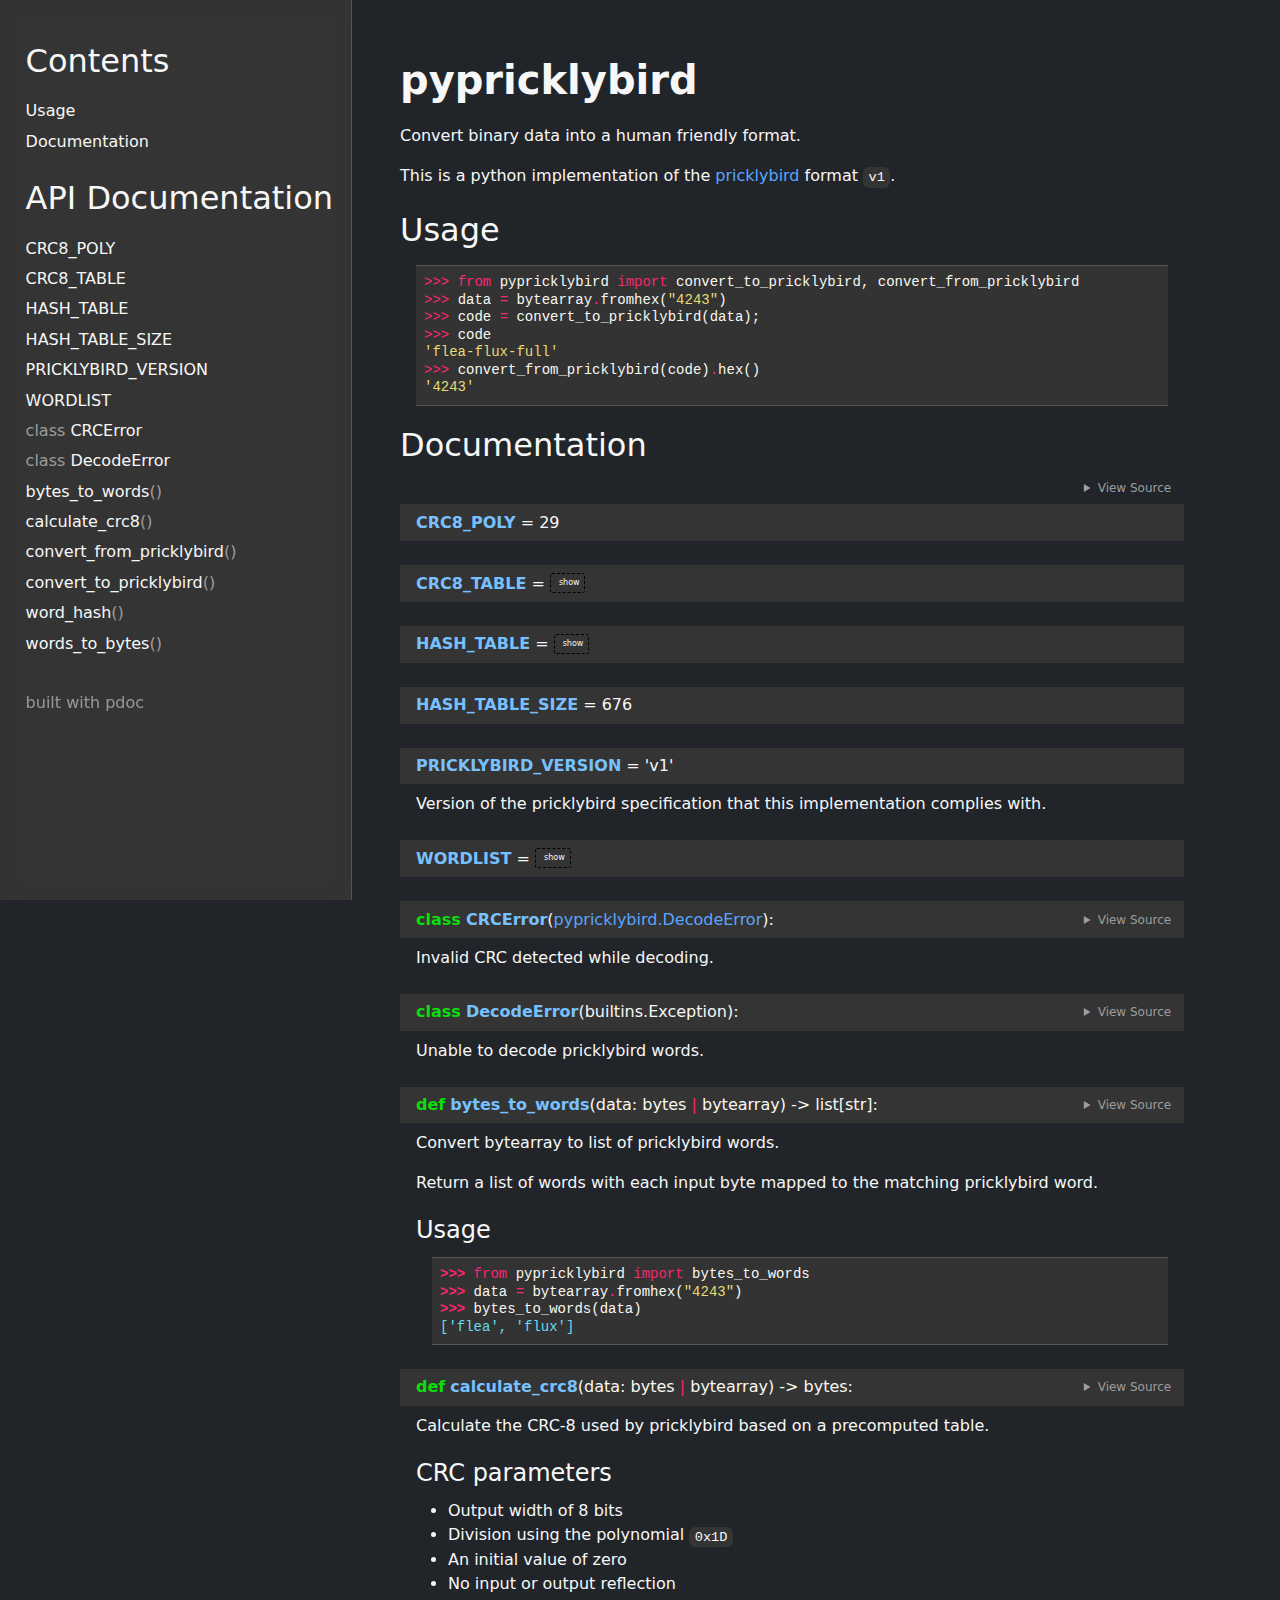
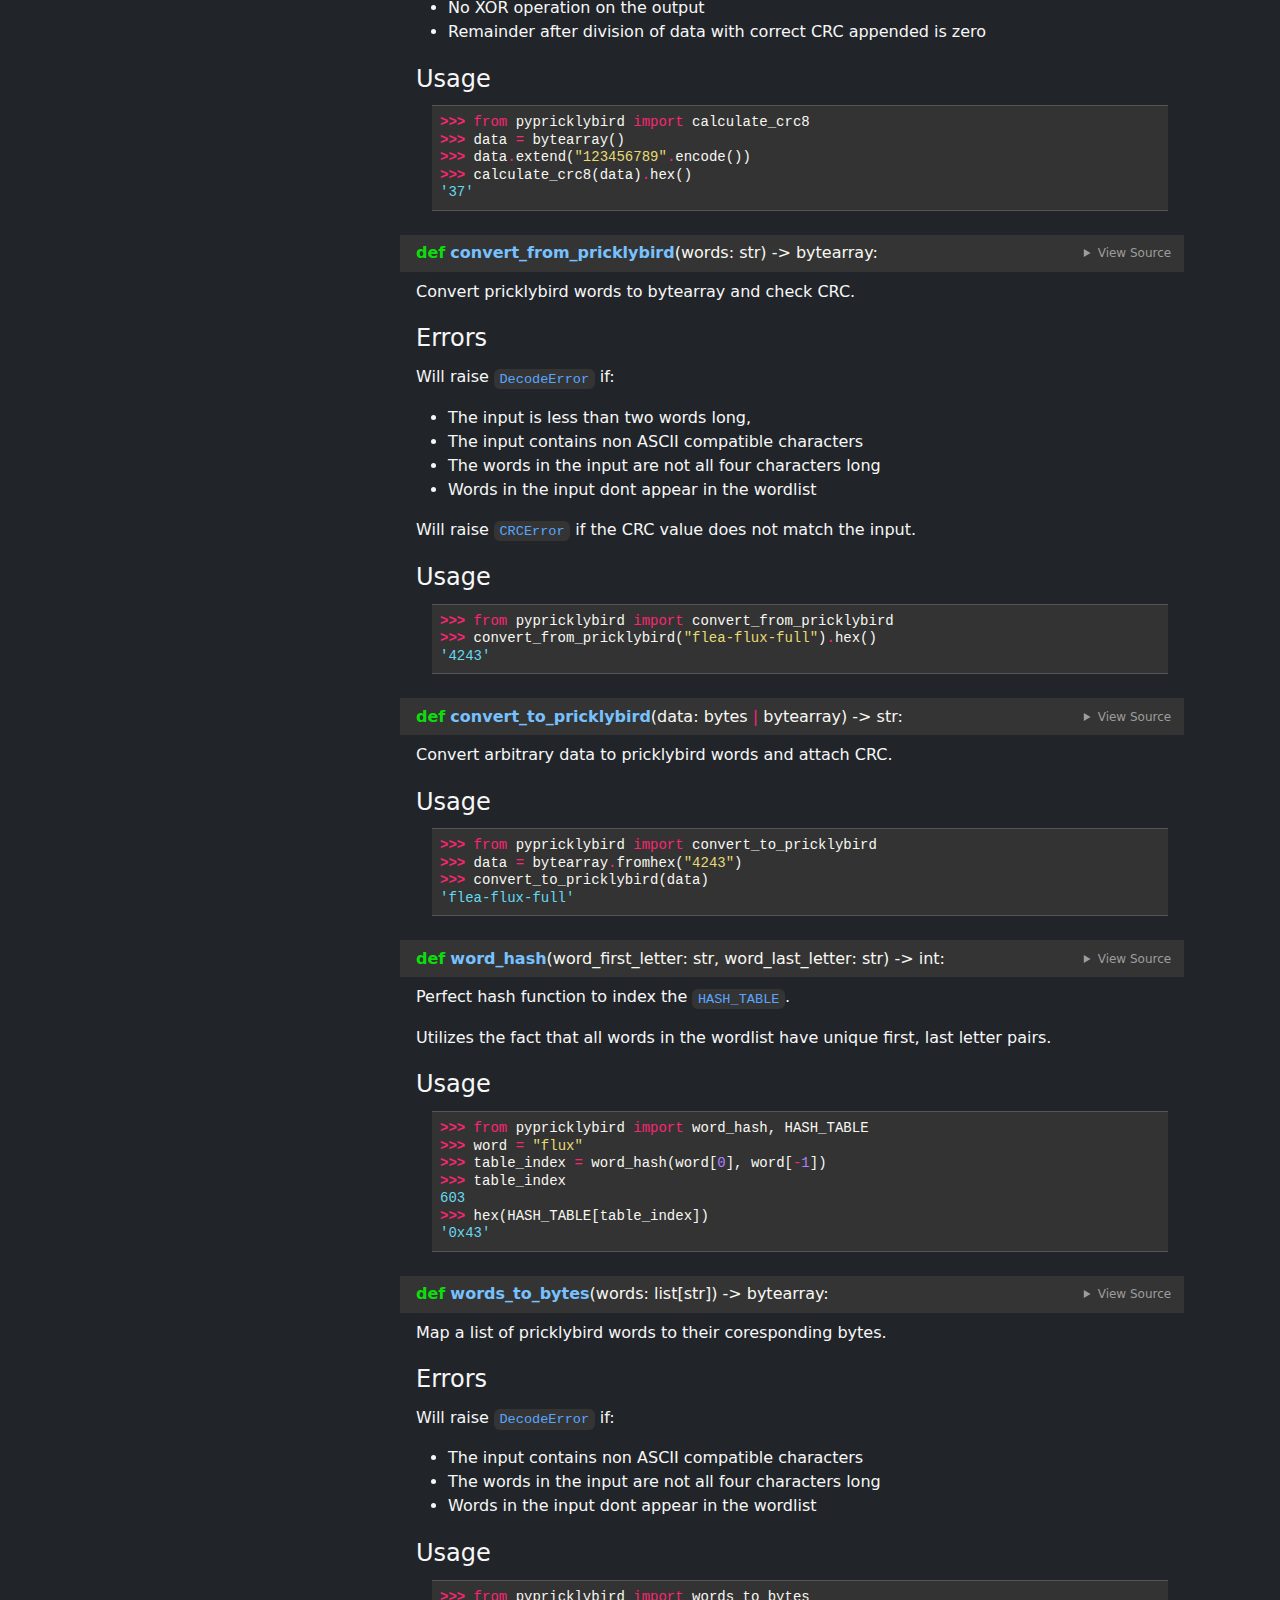
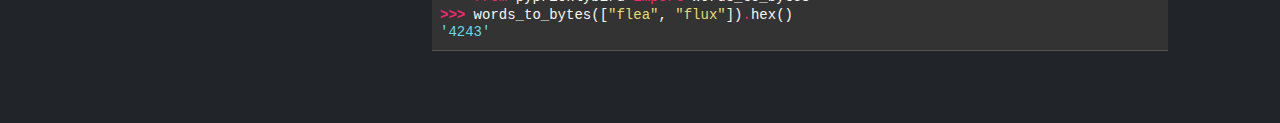
<file: docs/pypricklybird.html>
<!doctype html>
<html lang="en">
<head>
    <meta charset="utf-8">
    <meta name="viewport" content="width=device-width, initial-scale=1">
    <meta name="generator" content="pdoc 15.0.4"/>
    <title>pypricklybird API documentation</title>

    <style>/*! * Bootstrap Reboot v5.0.0 (https://getbootstrap.com/) * Copyright 2011-2021 The Bootstrap Authors * Copyright 2011-2021 Twitter, Inc. * Licensed under MIT (https://github.com/twbs/bootstrap/blob/main/LICENSE) * Forked from Normalize.css, licensed MIT (https://github.com/necolas/normalize.css/blob/master/LICENSE.md) */*,::after,::before{box-sizing:border-box}@media (prefers-reduced-motion:no-preference){:root{scroll-behavior:smooth}}body{margin:0;font-family:system-ui,-apple-system,"Segoe UI",Roboto,"Helvetica Neue",Arial,"Noto Sans","Liberation Sans",sans-serif,"Apple Color Emoji","Segoe UI Emoji","Segoe UI Symbol","Noto Color Emoji";font-size:1rem;font-weight:400;line-height:1.5;color:#212529;background-color:#fff;-webkit-text-size-adjust:100%;-webkit-tap-highlight-color:transparent}hr{margin:1rem 0;color:inherit;background-color:currentColor;border:0;opacity:.25}hr:not([size]){height:1px}h1,h2,h3,h4,h5,h6{margin-top:0;margin-bottom:.5rem;font-weight:500;line-height:1.2}h1{font-size:calc(1.375rem + 1.5vw)}@media (min-width:1200px){h1{font-size:2.5rem}}h2{font-size:calc(1.325rem + .9vw)}@media (min-width:1200px){h2{font-size:2rem}}h3{font-size:calc(1.3rem + .6vw)}@media (min-width:1200px){h3{font-size:1.75rem}}h4{font-size:calc(1.275rem + .3vw)}@media (min-width:1200px){h4{font-size:1.5rem}}h5{font-size:1.25rem}h6{font-size:1rem}p{margin-top:0;margin-bottom:1rem}abbr[data-bs-original-title],abbr[title]{-webkit-text-decoration:underline dotted;text-decoration:underline dotted;cursor:help;-webkit-text-decoration-skip-ink:none;text-decoration-skip-ink:none}address{margin-bottom:1rem;font-style:normal;line-height:inherit}ol,ul{padding-left:2rem}dl,ol,ul{margin-top:0;margin-bottom:1rem}ol ol,ol ul,ul ol,ul ul{margin-bottom:0}dt{font-weight:700}dd{margin-bottom:.5rem;margin-left:0}blockquote{margin:0 0 1rem}b,strong{font-weight:bolder}small{font-size:.875em}mark{padding:.2em;background-color:#fcf8e3}sub,sup{position:relative;font-size:.75em;line-height:0;vertical-align:baseline}sub{bottom:-.25em}sup{top:-.5em}a{color:#0d6efd;text-decoration:underline}a:hover{color:#0a58ca}a:not([href]):not([class]),a:not([href]):not([class]):hover{color:inherit;text-decoration:none}code,kbd,pre,samp{font-family:SFMono-Regular,Menlo,Monaco,Consolas,"Liberation Mono","Courier New",monospace;font-size:1em;direction:ltr;unicode-bidi:bidi-override}pre{display:block;margin-top:0;margin-bottom:1rem;overflow:auto;font-size:.875em}pre code{font-size:inherit;color:inherit;word-break:normal}code{font-size:.875em;color:#d63384;word-wrap:break-word}a>code{color:inherit}kbd{padding:.2rem .4rem;font-size:.875em;color:#fff;background-color:#212529;border-radius:.2rem}kbd kbd{padding:0;font-size:1em;font-weight:700}figure{margin:0 0 1rem}img,svg{vertical-align:middle}table{caption-side:bottom;border-collapse:collapse}caption{padding-top:.5rem;padding-bottom:.5rem;color:#6c757d;text-align:left}th{text-align:inherit;text-align:-webkit-match-parent}tbody,td,tfoot,th,thead,tr{border-color:inherit;border-style:solid;border-width:0}label{display:inline-block}button{border-radius:0}button:focus:not(:focus-visible){outline:0}button,input,optgroup,select,textarea{margin:0;font-family:inherit;font-size:inherit;line-height:inherit}button,select{text-transform:none}[role=button]{cursor:pointer}select{word-wrap:normal}select:disabled{opacity:1}[list]::-webkit-calendar-picker-indicator{display:none}[type=button],[type=reset],[type=submit],button{-webkit-appearance:button}[type=button]:not(:disabled),[type=reset]:not(:disabled),[type=submit]:not(:disabled),button:not(:disabled){cursor:pointer}::-moz-focus-inner{padding:0;border-style:none}textarea{resize:vertical}fieldset{min-width:0;padding:0;margin:0;border:0}legend{float:left;width:100%;padding:0;margin-bottom:.5rem;font-size:calc(1.275rem + .3vw);line-height:inherit}@media (min-width:1200px){legend{font-size:1.5rem}}legend+*{clear:left}::-webkit-datetime-edit-day-field,::-webkit-datetime-edit-fields-wrapper,::-webkit-datetime-edit-hour-field,::-webkit-datetime-edit-minute,::-webkit-datetime-edit-month-field,::-webkit-datetime-edit-text,::-webkit-datetime-edit-year-field{padding:0}::-webkit-inner-spin-button{height:auto}[type=search]{outline-offset:-2px;-webkit-appearance:textfield}::-webkit-search-decoration{-webkit-appearance:none}::-webkit-color-swatch-wrapper{padding:0}::file-selector-button{font:inherit}::-webkit-file-upload-button{font:inherit;-webkit-appearance:button}output{display:inline-block}iframe{border:0}summary{display:list-item;cursor:pointer}progress{vertical-align:baseline}[hidden]{display:none!important}</style>
    <style>/*! syntax-highlighting.css */pre{line-height:125%;}span.linenos{color:inherit; background-color:transparent; padding-left:5px; padding-right:20px;}.pdoc-code .hll{background-color:#49483e}.pdoc-code{background:#272822; color:#f8f8f2}.pdoc-code .c{color:#75715e}.pdoc-code .err{color:#960050; background-color:#1e0010}.pdoc-code .esc{color:#f8f8f2}.pdoc-code .g{color:#f8f8f2}.pdoc-code .k{color:#66d9ef}.pdoc-code .l{color:#ae81ff}.pdoc-code .n{color:#f8f8f2}.pdoc-code .o{color:#f92672}.pdoc-code .x{color:#f8f8f2}.pdoc-code .p{color:#f8f8f2}.pdoc-code .ch{color:#75715e}.pdoc-code .cm{color:#75715e}.pdoc-code .cp{color:#75715e}.pdoc-code .cpf{color:#75715e}.pdoc-code .c1{color:#75715e}.pdoc-code .cs{color:#75715e}.pdoc-code .gd{color:#f92672}.pdoc-code .ge{color:#f8f8f2; font-style:italic}.pdoc-code .gr{color:#f8f8f2}.pdoc-code .gh{color:#f8f8f2}.pdoc-code .gi{color:#a6e22e}.pdoc-code .go{color:#66d9ef}.pdoc-code .gp{color:#f92672; font-weight:bold}.pdoc-code .gs{color:#f8f8f2; font-weight:bold}.pdoc-code .gu{color:#75715e}.pdoc-code .gt{color:#f8f8f2}.pdoc-code .kc{color:#66d9ef}.pdoc-code .kd{color:#66d9ef}.pdoc-code .kn{color:#f92672}.pdoc-code .kp{color:#66d9ef}.pdoc-code .kr{color:#66d9ef}.pdoc-code .kt{color:#66d9ef}.pdoc-code .ld{color:#e6db74}.pdoc-code .m{color:#ae81ff}.pdoc-code .s{color:#e6db74}.pdoc-code .na{color:#a6e22e}.pdoc-code .nb{color:#f8f8f2}.pdoc-code .nc{color:#a6e22e}.pdoc-code .no{color:#66d9ef}.pdoc-code .nd{color:#a6e22e}.pdoc-code .ni{color:#f8f8f2}.pdoc-code .ne{color:#a6e22e}.pdoc-code .nf{color:#a6e22e}.pdoc-code .nl{color:#f8f8f2}.pdoc-code .nn{color:#f8f8f2}.pdoc-code .nx{color:#a6e22e}.pdoc-code .py{color:#f8f8f2}.pdoc-code .nt{color:#f92672}.pdoc-code .nv{color:#f8f8f2}.pdoc-code .ow{color:#f92672}.pdoc-code .w{color:#f8f8f2}.pdoc-code .mb{color:#ae81ff}.pdoc-code .mf{color:#ae81ff}.pdoc-code .mh{color:#ae81ff}.pdoc-code .mi{color:#ae81ff}.pdoc-code .mo{color:#ae81ff}.pdoc-code .sa{color:#e6db74}.pdoc-code .sb{color:#e6db74}.pdoc-code .sc{color:#e6db74}.pdoc-code .dl{color:#e6db74}.pdoc-code .sd{color:#e6db74}.pdoc-code .s2{color:#e6db74}.pdoc-code .se{color:#ae81ff}.pdoc-code .sh{color:#e6db74}.pdoc-code .si{color:#e6db74}.pdoc-code .sx{color:#e6db74}.pdoc-code .sr{color:#e6db74}.pdoc-code .s1{color:#e6db74}.pdoc-code .ss{color:#e6db74}.pdoc-code .bp{color:#f8f8f2}.pdoc-code .fm{color:#a6e22e}.pdoc-code .vc{color:#f8f8f2}.pdoc-code .vg{color:#f8f8f2}.pdoc-code .vi{color:#f8f8f2}.pdoc-code .vm{color:#f8f8f2}</style>
    <style>/*! theme.css */:root{--pdoc-background:#212529;}.pdoc{--text:#f7f7f7;--muted:#9d9d9d;--link:#58a6ff;--link-hover:#3989ff;--code:#333;--active:#555;--accent:#343434;--accent2:#555;--nav-hover:rgba(0, 0, 0, 0.1);--name:#77C1FF;--def:#0cdd0c;--annotation:#00c037;}</style>
    <style>/*! layout.css */html, body{width:100%;height:100%;}html, main{scroll-behavior:smooth;}body{background-color:var(--pdoc-background);}@media (max-width:769px){#navtoggle{cursor:pointer;position:absolute;width:50px;height:40px;top:1rem;right:1rem;border-color:var(--text);color:var(--text);display:flex;opacity:0.8;z-index:999;}#navtoggle:hover{opacity:1;}#togglestate + div{display:none;}#togglestate:checked + div{display:inherit;}main, header{padding:2rem 3vw;}header + main{margin-top:-3rem;}.git-button{display:none !important;}nav input[type="search"]{max-width:77%;}nav input[type="search"]:first-child{margin-top:-6px;}nav input[type="search"]:valid ~ *{display:none !important;}}@media (min-width:770px){:root{--sidebar-width:clamp(12.5rem, 28vw, 22rem);}nav{position:fixed;overflow:auto;height:100vh;width:var(--sidebar-width);}main, header{padding:3rem 2rem 3rem calc(var(--sidebar-width) + 3rem);width:calc(54rem + var(--sidebar-width));max-width:100%;}header + main{margin-top:-4rem;}#navtoggle{display:none;}}#togglestate{position:absolute;height:0;opacity:0;}nav.pdoc{--pad:clamp(0.5rem, 2vw, 1.75rem);--indent:1.5rem;background-color:var(--accent);border-right:1px solid var(--accent2);box-shadow:0 0 20px rgba(50, 50, 50, .2) inset;padding:0 0 0 var(--pad);overflow-wrap:anywhere;scrollbar-width:thin; scrollbar-color:var(--accent2) transparent; z-index:1}nav.pdoc::-webkit-scrollbar{width:.4rem; }nav.pdoc::-webkit-scrollbar-thumb{background-color:var(--accent2); }nav.pdoc > div{padding:var(--pad) 0;}nav.pdoc .module-list-button{display:inline-flex;align-items:center;color:var(--text);border-color:var(--muted);margin-bottom:1rem;}nav.pdoc .module-list-button:hover{border-color:var(--text);}nav.pdoc input[type=search]{display:block;outline-offset:0;width:calc(100% - var(--pad));}nav.pdoc .logo{max-width:calc(100% - var(--pad));max-height:35vh;display:block;margin:0 auto 1rem;transform:translate(calc(-.5 * var(--pad)), 0);}nav.pdoc ul{list-style:none;padding-left:0;}nav.pdoc > div > ul{margin-left:calc(0px - var(--pad));}nav.pdoc li a{padding:.2rem 0 .2rem calc(var(--pad) + var(--indent));}nav.pdoc > div > ul > li > a{padding-left:var(--pad);}nav.pdoc li{transition:all 100ms;}nav.pdoc li:hover{background-color:var(--nav-hover);}nav.pdoc a, nav.pdoc a:hover{color:var(--text);}nav.pdoc a{display:block;}nav.pdoc > h2:first-of-type{margin-top:1.5rem;}nav.pdoc .class:before{content:"class ";color:var(--muted);}nav.pdoc .function:after{content:"()";color:var(--muted);}nav.pdoc footer:before{content:"";display:block;width:calc(100% - var(--pad));border-top:solid var(--accent2) 1px;margin-top:1.5rem;padding-top:.5rem;}nav.pdoc footer{font-size:small;}</style>
    <style>/*! content.css */.pdoc{color:var(--text);box-sizing:border-box;line-height:1.5;background:none;}.pdoc .pdoc-button{cursor:pointer;display:inline-block;border:solid black 1px;border-radius:2px;font-size:.75rem;padding:calc(0.5em - 1px) 1em;transition:100ms all;}.pdoc .alert{padding:1rem 1rem 1rem calc(1.5rem + 24px);border:1px solid transparent;border-radius:.25rem;background-repeat:no-repeat;background-position:.75rem center;margin-bottom:1rem;}.pdoc .alert > em{display:none;}.pdoc .alert > *:last-child{margin-bottom:0;}.pdoc .alert.note{color:#084298;background-color:#cfe2ff;border-color:#b6d4fe;background-image:url("data:image/svg+xml,%3Csvg%20xmlns%3D%22http%3A//www.w3.org/2000/svg%22%20width%3D%2224%22%20height%3D%2224%22%20fill%3D%22%23084298%22%20viewBox%3D%220%200%2016%2016%22%3E%3Cpath%20d%3D%22M8%2016A8%208%200%201%200%208%200a8%208%200%200%200%200%2016zm.93-9.412-1%204.705c-.07.34.029.533.304.533.194%200%20.487-.07.686-.246l-.088.416c-.287.346-.92.598-1.465.598-.703%200-1.002-.422-.808-1.319l.738-3.468c.064-.293.006-.399-.287-.47l-.451-.081.082-.381%202.29-.287zM8%205.5a1%201%200%201%201%200-2%201%201%200%200%201%200%202z%22/%3E%3C/svg%3E");}.pdoc .alert.tip{color:#0a3622;background-color:#d1e7dd;border-color:#a3cfbb;background-image:url("data:image/svg+xml,%3Csvg%20xmlns%3D%22http%3A//www.w3.org/2000/svg%22%20width%3D%2224%22%20height%3D%2224%22%20fill%3D%22%230a3622%22%20viewBox%3D%220%200%2016%2016%22%3E%3Cpath%20d%3D%22M2%206a6%206%200%201%201%2010.174%204.31c-.203.196-.359.4-.453.619l-.762%201.769A.5.5%200%200%201%2010.5%2013a.5.5%200%200%201%200%201%20.5.5%200%200%201%200%201l-.224.447a1%201%200%200%201-.894.553H6.618a1%201%200%200%201-.894-.553L5.5%2015a.5.5%200%200%201%200-1%20.5.5%200%200%201%200-1%20.5.5%200%200%201-.46-.302l-.761-1.77a2%202%200%200%200-.453-.618A5.98%205.98%200%200%201%202%206m6-5a5%205%200%200%200-3.479%208.592c.263.254.514.564.676.941L5.83%2012h4.342l.632-1.467c.162-.377.413-.687.676-.941A5%205%200%200%200%208%201%22/%3E%3C/svg%3E");}.pdoc .alert.important{color:#055160;background-color:#cff4fc;border-color:#9eeaf9;background-image:url("data:image/svg+xml,%3Csvg%20xmlns%3D%22http%3A//www.w3.org/2000/svg%22%20width%3D%2224%22%20height%3D%2224%22%20fill%3D%22%23055160%22%20viewBox%3D%220%200%2016%2016%22%3E%3Cpath%20d%3D%22M2%200a2%202%200%200%200-2%202v12a2%202%200%200%200%202%202h12a2%202%200%200%200%202-2V2a2%202%200%200%200-2-2zm6%204c.535%200%20.954.462.9.995l-.35%203.507a.552.552%200%200%201-1.1%200L7.1%204.995A.905.905%200%200%201%208%204m.002%206a1%201%200%201%201%200%202%201%201%200%200%201%200-2%22/%3E%3C/svg%3E");}.pdoc .alert.warning{color:#664d03;background-color:#fff3cd;border-color:#ffecb5;background-image:url("data:image/svg+xml,%3Csvg%20xmlns%3D%22http%3A//www.w3.org/2000/svg%22%20width%3D%2224%22%20height%3D%2224%22%20fill%3D%22%23664d03%22%20viewBox%3D%220%200%2016%2016%22%3E%3Cpath%20d%3D%22M8.982%201.566a1.13%201.13%200%200%200-1.96%200L.165%2013.233c-.457.778.091%201.767.98%201.767h13.713c.889%200%201.438-.99.98-1.767L8.982%201.566zM8%205c.535%200%20.954.462.9.995l-.35%203.507a.552.552%200%200%201-1.1%200L7.1%205.995A.905.905%200%200%201%208%205zm.002%206a1%201%200%201%201%200%202%201%201%200%200%201%200-2z%22/%3E%3C/svg%3E");}.pdoc .alert.caution{color:#842029;background-color:#f8d7da;border-color:#f5c2c7;background-image:url("data:image/svg+xml,%3Csvg%20xmlns%3D%22http%3A//www.w3.org/2000/svg%22%20width%3D%2224%22%20height%3D%2224%22%20fill%3D%22%23842029%22%20viewBox%3D%220%200%2016%2016%22%3E%3Cpath%20d%3D%22M11.46.146A.5.5%200%200%200%2011.107%200H4.893a.5.5%200%200%200-.353.146L.146%204.54A.5.5%200%200%200%200%204.893v6.214a.5.5%200%200%200%20.146.353l4.394%204.394a.5.5%200%200%200%20.353.146h6.214a.5.5%200%200%200%20.353-.146l4.394-4.394a.5.5%200%200%200%20.146-.353V4.893a.5.5%200%200%200-.146-.353zM8%204c.535%200%20.954.462.9.995l-.35%203.507a.552.552%200%200%201-1.1%200L7.1%204.995A.905.905%200%200%201%208%204m.002%206a1%201%200%201%201%200%202%201%201%200%200%201%200-2%22/%3E%3C/svg%3E");}.pdoc .alert.danger{color:#842029;background-color:#f8d7da;border-color:#f5c2c7;background-image:url("data:image/svg+xml,%3Csvg%20xmlns%3D%22http%3A//www.w3.org/2000/svg%22%20width%3D%2224%22%20height%3D%2224%22%20fill%3D%22%23842029%22%20viewBox%3D%220%200%2016%2016%22%3E%3Cpath%20d%3D%22M5.52.359A.5.5%200%200%201%206%200h4a.5.5%200%200%201%20.474.658L8.694%206H12.5a.5.5%200%200%201%20.395.807l-7%209a.5.5%200%200%201-.873-.454L6.823%209.5H3.5a.5.5%200%200%201-.48-.641l2.5-8.5z%22/%3E%3C/svg%3E");}.pdoc .visually-hidden{position:absolute !important;width:1px !important;height:1px !important;padding:0 !important;margin:-1px !important;overflow:hidden !important;clip:rect(0, 0, 0, 0) !important;white-space:nowrap !important;border:0 !important;}.pdoc h1, .pdoc h2, .pdoc h3{font-weight:300;margin:.3em 0;padding:.2em 0;}.pdoc > section:not(.module-info) h1{font-size:1.5rem;font-weight:500;}.pdoc > section:not(.module-info) h2{font-size:1.4rem;font-weight:500;}.pdoc > section:not(.module-info) h3{font-size:1.3rem;font-weight:500;}.pdoc > section:not(.module-info) h4{font-size:1.2rem;}.pdoc > section:not(.module-info) h5{font-size:1.1rem;}.pdoc a{text-decoration:none;color:var(--link);}.pdoc a:hover{color:var(--link-hover);}.pdoc blockquote{margin-left:2rem;}.pdoc pre{border-top:1px solid var(--accent2);border-bottom:1px solid var(--accent2);margin-top:0;margin-bottom:1em;padding:.5rem 0 .5rem .5rem;overflow-x:auto;background-color:var(--code);}.pdoc code{color:var(--text);padding:.2em .4em;margin:0;font-size:85%;background-color:var(--accent);border-radius:6px;}.pdoc a > code{color:inherit;}.pdoc pre > code{display:inline-block;font-size:inherit;background:none;border:none;padding:0;}.pdoc > section:not(.module-info){margin-bottom:1.5rem;}.pdoc .modulename{margin-top:0;font-weight:bold;}.pdoc .modulename a{color:var(--link);transition:100ms all;}.pdoc .git-button{float:right;border:solid var(--link) 1px;}.pdoc .git-button:hover{background-color:var(--link);color:var(--pdoc-background);}.view-source-toggle-state,.view-source-toggle-state ~ .pdoc-code{display:none;}.view-source-toggle-state:checked ~ .pdoc-code{display:block;}.view-source-button{display:inline-block;float:right;font-size:.75rem;line-height:1.5rem;color:var(--muted);padding:0 .4rem 0 1.3rem;cursor:pointer;text-indent:-2px;}.view-source-button > span{visibility:hidden;}.module-info .view-source-button{float:none;display:flex;justify-content:flex-end;margin:-1.2rem .4rem -.2rem 0;}.view-source-button::before{position:absolute;content:"View Source";display:list-item;list-style-type:disclosure-closed;}.view-source-toggle-state:checked ~ .attr .view-source-button::before,.view-source-toggle-state:checked ~ .view-source-button::before{list-style-type:disclosure-open;}.pdoc .docstring{margin-bottom:1.5rem;}.pdoc section:not(.module-info) .docstring{margin-left:clamp(0rem, 5vw - 2rem, 1rem);}.pdoc .docstring .pdoc-code{margin-left:1em;margin-right:1em;}.pdoc h1:target,.pdoc h2:target,.pdoc h3:target,.pdoc h4:target,.pdoc h5:target,.pdoc h6:target,.pdoc .pdoc-code > pre > span:target{background-color:var(--active);box-shadow:-1rem 0 0 0 var(--active);}.pdoc .pdoc-code > pre > span:target{display:block;}.pdoc div:target > .attr,.pdoc section:target > .attr,.pdoc dd:target > a{background-color:var(--active);}.pdoc *{scroll-margin:2rem;}.pdoc .pdoc-code .linenos{user-select:none;}.pdoc .attr:hover{filter:contrast(0.95);}.pdoc section, .pdoc .classattr{position:relative;}.pdoc .headerlink{--width:clamp(1rem, 3vw, 2rem);position:absolute;top:0;left:calc(0rem - var(--width));transition:all 100ms ease-in-out;opacity:0;}.pdoc .headerlink::before{content:"#";display:block;text-align:center;width:var(--width);height:2.3rem;line-height:2.3rem;font-size:1.5rem;}.pdoc .attr:hover ~ .headerlink,.pdoc *:target > .headerlink,.pdoc .headerlink:hover{opacity:1;}.pdoc .attr{display:block;margin:.5rem 0 .5rem;padding:.4rem .4rem .4rem 1rem;background-color:var(--accent);overflow-x:auto;}.pdoc .classattr{margin-left:2rem;}.pdoc .decorator-deprecated{color:#842029;}.pdoc .decorator-deprecated ~ span{filter:grayscale(1) opacity(0.8);}.pdoc .name{color:var(--name);font-weight:bold;}.pdoc .def{color:var(--def);font-weight:bold;}.pdoc .signature{background-color:transparent;}.pdoc .param, .pdoc .return-annotation{white-space:pre;}.pdoc .signature.multiline .param{display:block;}.pdoc .signature.condensed .param{display:inline-block;}.pdoc .annotation{color:var(--annotation);}.pdoc .view-value-toggle-state,.pdoc .view-value-toggle-state ~ .default_value{display:none;}.pdoc .view-value-toggle-state:checked ~ .default_value{display:inherit;}.pdoc .view-value-button{font-size:.5rem;vertical-align:middle;border-style:dashed;margin-top:-0.1rem;}.pdoc .view-value-button:hover{background:white;}.pdoc .view-value-button::before{content:"show";text-align:center;width:2.2em;display:inline-block;}.pdoc .view-value-toggle-state:checked ~ .view-value-button::before{content:"hide";}.pdoc .inherited{margin-left:2rem;}.pdoc .inherited dt{font-weight:700;}.pdoc .inherited dt, .pdoc .inherited dd{display:inline;margin-left:0;margin-bottom:.5rem;}.pdoc .inherited dd:not(:last-child):after{content:", ";}.pdoc .inherited .class:before{content:"class ";}.pdoc .inherited .function a:after{content:"()";}.pdoc .search-result .docstring{overflow:auto;max-height:25vh;}.pdoc .search-result.focused > .attr{background-color:var(--active);}.pdoc .attribution{margin-top:2rem;display:block;opacity:0.5;transition:all 200ms;filter:grayscale(100%);}.pdoc .attribution:hover{opacity:1;filter:grayscale(0%);}.pdoc .attribution img{margin-left:5px;height:35px;vertical-align:middle;width:70px;transition:all 200ms;}.pdoc table{display:block;width:max-content;max-width:100%;overflow:auto;margin-bottom:1rem;}.pdoc table th{font-weight:600;}.pdoc table th, .pdoc table td{padding:6px 13px;border:1px solid var(--accent2);}</style>
    <style>/*! custom.css */</style></head>
<body>
    <nav class="pdoc">
        <label id="navtoggle" for="togglestate" class="pdoc-button"><svg xmlns='http://www.w3.org/2000/svg' viewBox='0 0 30 30'><path stroke-linecap='round' stroke="currentColor" stroke-miterlimit='10' stroke-width='2' d='M4 7h22M4 15h22M4 23h22'/></svg></label>
        <input id="togglestate" type="checkbox" aria-hidden="true" tabindex="-1">
        <div>


            <h2>Contents</h2>
            <ul>
  <li><a href="#usage">Usage</a></li>
  <li><a href="#documentation">Documentation</a></li>
</ul>



            <h2>API Documentation</h2>
                <ul class="memberlist">
            <li>
                    <a class="variable" href="#CRC8_POLY">CRC8_POLY</a>
            </li>
            <li>
                    <a class="variable" href="#CRC8_TABLE">CRC8_TABLE</a>
            </li>
            <li>
                    <a class="variable" href="#HASH_TABLE">HASH_TABLE</a>
            </li>
            <li>
                    <a class="variable" href="#HASH_TABLE_SIZE">HASH_TABLE_SIZE</a>
            </li>
            <li>
                    <a class="variable" href="#PRICKLYBIRD_VERSION">PRICKLYBIRD_VERSION</a>
            </li>
            <li>
                    <a class="variable" href="#WORDLIST">WORDLIST</a>
            </li>
            <li>
                    <a class="class" href="#CRCError">CRCError</a>
                            <ul class="memberlist">
                </ul>

            </li>
            <li>
                    <a class="class" href="#DecodeError">DecodeError</a>
                            <ul class="memberlist">
                </ul>

            </li>
            <li>
                    <a class="function" href="#bytes_to_words">bytes_to_words</a>
            </li>
            <li>
                    <a class="function" href="#calculate_crc8">calculate_crc8</a>
            </li>
            <li>
                    <a class="function" href="#convert_from_pricklybird">convert_from_pricklybird</a>
            </li>
            <li>
                    <a class="function" href="#convert_to_pricklybird">convert_to_pricklybird</a>
            </li>
            <li>
                    <a class="function" href="#word_hash">word_hash</a>
            </li>
            <li>
                    <a class="function" href="#words_to_bytes">words_to_bytes</a>
            </li>
    </ul>



    <a class="attribution" title="pdoc: Python API documentation generator" href="https://pdoc.dev" target="_blank">
        built with pdoc</span>
    </a>
</div>
    </nav>
    <main class="pdoc">
            <section class="module-info">
                    <h1 class="modulename">
pypricklybird    </h1>

                        <div class="docstring"><p>Convert binary data into a human friendly format.</p>

<p>This is a python implementation of the <a href="https://github.com/ndornseif/pricklybird">pricklybird</a> format <code>v1</code>.</p>

<h2 id="usage">Usage</h2>

<div class="pdoc-code codehilite">
<pre><span></span><code><span class="o">&gt;&gt;&gt;</span> <span class="kn">from</span><span class="w"> </span><span class="nn">pypricklybird</span><span class="w"> </span><span class="kn">import</span> <span class="n">convert_to_pricklybird</span><span class="p">,</span> <span class="n">convert_from_pricklybird</span>
<span class="o">&gt;&gt;&gt;</span> <span class="n">data</span> <span class="o">=</span> <span class="nb">bytearray</span><span class="o">.</span><span class="n">fromhex</span><span class="p">(</span><span class="s2">&quot;4243&quot;</span><span class="p">)</span>
<span class="o">&gt;&gt;&gt;</span> <span class="n">code</span> <span class="o">=</span> <span class="n">convert_to_pricklybird</span><span class="p">(</span><span class="n">data</span><span class="p">);</span>
<span class="o">&gt;&gt;&gt;</span> <span class="n">code</span>
<span class="s1">&#39;flea-flux-full&#39;</span>
<span class="o">&gt;&gt;&gt;</span> <span class="n">convert_from_pricklybird</span><span class="p">(</span><span class="n">code</span><span class="p">)</span><span class="o">.</span><span class="n">hex</span><span class="p">()</span>
<span class="s1">&#39;4243&#39;</span>
</code></pre>
</div>

<h2 id="documentation">Documentation</h2>
</div>

                        <input id="mod-pypricklybird-view-source" class="view-source-toggle-state" type="checkbox" aria-hidden="true" tabindex="-1">

                        <label class="view-source-button" for="mod-pypricklybird-view-source"><span>View Source</span></label>

                        <div class="pdoc-code codehilite"><pre><span></span><span id="L-1"><a href="#L-1"><span class="linenos"> 1</span></a><span class="sd">&quot;&quot;&quot;Convert binary data into a human friendly format.</span>
</span><span id="L-2"><a href="#L-2"><span class="linenos"> 2</span></a>
</span><span id="L-3"><a href="#L-3"><span class="linenos"> 3</span></a><span class="sd">This is a python implementation of the [pricklybird][1] format `v1`.</span>
</span><span id="L-4"><a href="#L-4"><span class="linenos"> 4</span></a>
</span><span id="L-5"><a href="#L-5"><span class="linenos"> 5</span></a><span class="sd">## Usage</span>
</span><span id="L-6"><a href="#L-6"><span class="linenos"> 6</span></a><span class="sd">```python</span>
</span><span id="L-7"><a href="#L-7"><span class="linenos"> 7</span></a><span class="sd">&gt;&gt;&gt; from pypricklybird import convert_to_pricklybird, convert_from_pricklybird</span>
</span><span id="L-8"><a href="#L-8"><span class="linenos"> 8</span></a><span class="sd">&gt;&gt;&gt; data = bytearray.fromhex(&quot;4243&quot;)</span>
</span><span id="L-9"><a href="#L-9"><span class="linenos"> 9</span></a><span class="sd">&gt;&gt;&gt; code = convert_to_pricklybird(data);</span>
</span><span id="L-10"><a href="#L-10"><span class="linenos">10</span></a><span class="sd">&gt;&gt;&gt; code</span>
</span><span id="L-11"><a href="#L-11"><span class="linenos">11</span></a><span class="sd">&#39;flea-flux-full&#39;</span>
</span><span id="L-12"><a href="#L-12"><span class="linenos">12</span></a><span class="sd">&gt;&gt;&gt; convert_from_pricklybird(code).hex()</span>
</span><span id="L-13"><a href="#L-13"><span class="linenos">13</span></a><span class="sd">&#39;4243&#39;</span>
</span><span id="L-14"><a href="#L-14"><span class="linenos">14</span></a>
</span><span id="L-15"><a href="#L-15"><span class="linenos">15</span></a><span class="sd">```</span>
</span><span id="L-16"><a href="#L-16"><span class="linenos">16</span></a>
</span><span id="L-17"><a href="#L-17"><span class="linenos">17</span></a><span class="sd">## Documentation</span>
</span><span id="L-18"><a href="#L-18"><span class="linenos">18</span></a>
</span><span id="L-19"><a href="#L-19"><span class="linenos">19</span></a><span class="sd">[1]: https://github.com/ndornseif/pricklybird</span>
</span><span id="L-20"><a href="#L-20"><span class="linenos">20</span></a><span class="sd">&quot;&quot;&quot;</span>
</span><span id="L-21"><a href="#L-21"><span class="linenos">21</span></a>
</span><span id="L-22"><a href="#L-22"><span class="linenos">22</span></a><span class="kn">from</span><span class="w"> </span><span class="nn">pypricklybird.converter</span><span class="w"> </span><span class="kn">import</span> <span class="p">(</span>
</span><span id="L-23"><a href="#L-23"><span class="linenos">23</span></a>    <span class="n">CRC8_POLY</span><span class="p">,</span>
</span><span id="L-24"><a href="#L-24"><span class="linenos">24</span></a>    <span class="n">CRC8_TABLE</span><span class="p">,</span>
</span><span id="L-25"><a href="#L-25"><span class="linenos">25</span></a>    <span class="n">HASH_TABLE</span><span class="p">,</span>
</span><span id="L-26"><a href="#L-26"><span class="linenos">26</span></a>    <span class="n">HASH_TABLE_SIZE</span><span class="p">,</span>
</span><span id="L-27"><a href="#L-27"><span class="linenos">27</span></a>    <span class="n">WORDLIST</span><span class="p">,</span>
</span><span id="L-28"><a href="#L-28"><span class="linenos">28</span></a>    <span class="n">CRCError</span><span class="p">,</span>
</span><span id="L-29"><a href="#L-29"><span class="linenos">29</span></a>    <span class="n">DecodeError</span><span class="p">,</span>
</span><span id="L-30"><a href="#L-30"><span class="linenos">30</span></a>    <span class="n">bytes_to_words</span><span class="p">,</span>
</span><span id="L-31"><a href="#L-31"><span class="linenos">31</span></a>    <span class="n">calculate_crc8</span><span class="p">,</span>
</span><span id="L-32"><a href="#L-32"><span class="linenos">32</span></a>    <span class="n">convert_from_pricklybird</span><span class="p">,</span>
</span><span id="L-33"><a href="#L-33"><span class="linenos">33</span></a>    <span class="n">convert_to_pricklybird</span><span class="p">,</span>
</span><span id="L-34"><a href="#L-34"><span class="linenos">34</span></a>    <span class="n">word_hash</span><span class="p">,</span>
</span><span id="L-35"><a href="#L-35"><span class="linenos">35</span></a>    <span class="n">words_to_bytes</span><span class="p">,</span>
</span><span id="L-36"><a href="#L-36"><span class="linenos">36</span></a><span class="p">)</span>
</span><span id="L-37"><a href="#L-37"><span class="linenos">37</span></a>
</span><span id="L-38"><a href="#L-38"><span class="linenos">38</span></a><span class="n">__version__</span> <span class="o">=</span> <span class="s2">&quot;1.0.0&quot;</span>
</span><span id="L-39"><a href="#L-39"><span class="linenos">39</span></a>
</span><span id="L-40"><a href="#L-40"><span class="linenos">40</span></a><span class="n">PRICKLYBIRD_VERSION</span> <span class="o">=</span> <span class="s2">&quot;v1&quot;</span>
</span><span id="L-41"><a href="#L-41"><span class="linenos">41</span></a><span class="sd">&quot;&quot;&quot;Version of the pricklybird specification that this implementation complies with.&quot;&quot;&quot;</span>
</span><span id="L-42"><a href="#L-42"><span class="linenos">42</span></a>
</span><span id="L-43"><a href="#L-43"><span class="linenos">43</span></a><span class="n">__all__</span> <span class="o">=</span> <span class="p">[</span>
</span><span id="L-44"><a href="#L-44"><span class="linenos">44</span></a>    <span class="s2">&quot;CRC8_POLY&quot;</span><span class="p">,</span>
</span><span id="L-45"><a href="#L-45"><span class="linenos">45</span></a>    <span class="s2">&quot;CRC8_TABLE&quot;</span><span class="p">,</span>
</span><span id="L-46"><a href="#L-46"><span class="linenos">46</span></a>    <span class="s2">&quot;HASH_TABLE&quot;</span><span class="p">,</span>
</span><span id="L-47"><a href="#L-47"><span class="linenos">47</span></a>    <span class="s2">&quot;HASH_TABLE_SIZE&quot;</span><span class="p">,</span>
</span><span id="L-48"><a href="#L-48"><span class="linenos">48</span></a>    <span class="s2">&quot;PRICKLYBIRD_VERSION&quot;</span><span class="p">,</span>
</span><span id="L-49"><a href="#L-49"><span class="linenos">49</span></a>    <span class="s2">&quot;WORDLIST&quot;</span><span class="p">,</span>
</span><span id="L-50"><a href="#L-50"><span class="linenos">50</span></a>    <span class="s2">&quot;CRCError&quot;</span><span class="p">,</span>
</span><span id="L-51"><a href="#L-51"><span class="linenos">51</span></a>    <span class="s2">&quot;DecodeError&quot;</span><span class="p">,</span>
</span><span id="L-52"><a href="#L-52"><span class="linenos">52</span></a>    <span class="s2">&quot;bytes_to_words&quot;</span><span class="p">,</span>
</span><span id="L-53"><a href="#L-53"><span class="linenos">53</span></a>    <span class="s2">&quot;calculate_crc8&quot;</span><span class="p">,</span>
</span><span id="L-54"><a href="#L-54"><span class="linenos">54</span></a>    <span class="s2">&quot;convert_from_pricklybird&quot;</span><span class="p">,</span>
</span><span id="L-55"><a href="#L-55"><span class="linenos">55</span></a>    <span class="s2">&quot;convert_to_pricklybird&quot;</span><span class="p">,</span>
</span><span id="L-56"><a href="#L-56"><span class="linenos">56</span></a>    <span class="s2">&quot;word_hash&quot;</span><span class="p">,</span>
</span><span id="L-57"><a href="#L-57"><span class="linenos">57</span></a>    <span class="s2">&quot;words_to_bytes&quot;</span><span class="p">,</span>
</span><span id="L-58"><a href="#L-58"><span class="linenos">58</span></a><span class="p">]</span>
</span></pre></div>


            </section>
                <section id="CRC8_POLY">
                    <div class="attr variable">
            <span class="name">CRC8_POLY</span>        =
<span class="default_value">29</span>

        
    </div>
    <a class="headerlink" href="#CRC8_POLY"></a>
    
    

                </section>
                <section id="CRC8_TABLE">
                    <div class="attr variable">
            <span class="name">CRC8_TABLE</span>        =
<input id="CRC8_TABLE-view-value" class="view-value-toggle-state" type="checkbox" aria-hidden="true" tabindex="-1">
            <label class="view-value-button pdoc-button" for="CRC8_TABLE-view-value"></label><span class="default_value">[0, 29, 58, 39, 116, 105, 78, 83, 232, 245, 210, 207, 156, 129, 166, 187, 205, 208, 247, 234, 185, 164, 131, 158, 37, 56, 31, 2, 81, 76, 107, 118, 135, 154, 189, 160, 243, 238, 201, 212, 111, 114, 85, 72, 27, 6, 33, 60, 74, 87, 112, 109, 62, 35, 4, 25, 162, 191, 152, 133, 214, 203, 236, 241, 19, 14, 41, 52, 103, 122, 93, 64, 251, 230, 193, 220, 143, 146, 181, 168, 222, 195, 228, 249, 170, 183, 144, 141, 54, 43, 12, 17, 66, 95, 120, 101, 148, 137, 174, 179, 224, 253, 218, 199, 124, 97, 70, 91, 8, 21, 50, 47, 89, 68, 99, 126, 45, 48, 23, 10, 177, 172, 139, 150, 197, 216, 255, 226, 38, 59, 28, 1, 82, 79, 104, 117, 206, 211, 244, 233, 186, 167, 128, 157, 235, 246, 209, 204, 159, 130, 165, 184, 3, 30, 57, 36, 119, 106, 77, 80, 161, 188, 155, 134, 213, 200, 239, 242, 73, 84, 115, 110, 61, 32, 7, 26, 108, 113, 86, 75, 24, 5, 34, 63, 132, 153, 190, 163, 240, 237, 202, 215, 53, 40, 15, 18, 65, 92, 123, 102, 221, 192, 231, 250, 169, 180, 147, 142, 248, 229, 194, 223, 140, 145, 182, 171, 16, 13, 42, 55, 100, 121, 94, 67, 178, 175, 136, 149, 198, 219, 252, 225, 90, 71, 96, 125, 46, 51, 20, 9, 127, 98, 69, 88, 11, 22, 49, 44, 151, 138, 173, 176, 227, 254, 217, 196]</span>

        
    </div>
    <a class="headerlink" href="#CRC8_TABLE"></a>
    
    

                </section>
                <section id="HASH_TABLE">
                    <div class="attr variable">
            <span class="name">HASH_TABLE</span>        =
<input id="HASH_TABLE-view-value" class="view-value-toggle-state" type="checkbox" aria-hidden="true" tabindex="-1">
            <label class="view-value-button pdoc-button" for="HASH_TABLE-view-value"></label><span class="default_value">[4, 17, 29, 37, 0, 66, 0, 0, 102, 0, 0, 0, 144, 0, 160, 0, 0, 0, 202, 221, 0, 233, 0, 0, 253, 0, 0, 18, 32, 0, 0, 0, 84, 92, 0, 0, 123, 0, 0, 0, 0, 0, 0, 0, 200, 217, 0, 0, 0, 0, 0, 0, 0, 0, 0, 44, 54, 0, 0, 0, 0, 0, 0, 0, 0, 0, 0, 0, 0, 0, 0, 0, 0, 0, 0, 0, 0, 0, 0, 0, 25, 0, 0, 68, 83, 88, 0, 0, 0, 134, 145, 153, 0, 164, 0, 178, 194, 215, 0, 234, 244, 0, 250, 0, 0, 11, 31, 43, 53, 59, 75, 100, 103, 109, 116, 125, 137, 150, 159, 163, 0, 177, 191, 225, 228, 236, 246, 0, 0, 255, 0, 13, 0, 39, 0, 0, 0, 87, 0, 0, 0, 128, 0, 0, 0, 174, 0, 185, 205, 222, 0, 0, 247, 0, 0, 0, 0, 10, 0, 47, 0, 64, 76, 0, 0, 0, 120, 133, 0, 0, 0, 168, 0, 186, 199, 223, 0, 0, 245, 0, 0, 0, 3, 22, 27, 36, 55, 63, 0, 94, 107, 0, 0, 136, 141, 0, 158, 166, 0, 181, 0, 211, 0, 0, 241, 0, 251, 0, 2, 0, 0, 0, 0, 0, 0, 0, 0, 0, 122, 0, 146, 0, 0, 0, 0, 0, 0, 209, 0, 0, 0, 0, 0, 0, 0, 0, 0, 0, 0, 0, 0, 0, 0, 0, 0, 0, 0, 0, 0, 0, 0, 0, 0, 0, 0, 0, 0, 0, 0, 0, 0, 8, 30, 35, 0, 71, 0, 99, 0, 0, 119, 135, 0, 152, 0, 0, 0, 187, 197, 208, 0, 0, 237, 0, 249, 0, 0, 9, 23, 40, 57, 70, 81, 95, 0, 110, 0, 0, 138, 149, 161, 171, 0, 0, 192, 218, 0, 232, 238, 0, 252, 0, 5, 20, 24, 48, 58, 62, 79, 89, 108, 0, 0, 0, 0, 156, 0, 165, 0, 188, 206, 210, 0, 0, 248, 0, 0, 0, 0, 12, 0, 38, 0, 61, 74, 97, 101, 112, 117, 131, 147, 155, 0, 167, 0, 179, 198, 224, 0, 0, 239, 0, 0, 0, 1, 0, 0, 0, 0, 0, 0, 93, 105, 0, 118, 132, 142, 0, 0, 0, 0, 184, 203, 207, 227, 231, 0, 0, 0, 0, 0, 14, 33, 34, 0, 0, 77, 91, 0, 113, 0, 126, 0, 0, 0, 175, 0, 180, 196, 220, 0, 0, 240, 0, 0, 0, 0, 0, 0, 0, 0, 0, 0, 0, 0, 0, 0, 0, 0, 0, 0, 0, 0, 0, 0, 0, 0, 0, 0, 0, 0, 0, 0, 15, 0, 41, 56, 69, 78, 86, 0, 0, 0, 130, 0, 0, 162, 172, 0, 183, 195, 219, 229, 0, 242, 0, 0, 0, 0, 21, 26, 45, 52, 0, 85, 96, 106, 111, 121, 129, 140, 157, 0, 169, 0, 182, 0, 214, 0, 0, 0, 0, 0, 254, 6, 16, 0, 49, 50, 60, 80, 98, 0, 115, 0, 127, 148, 154, 0, 173, 176, 190, 193, 212, 0, 235, 243, 0, 0, 0, 0, 0, 0, 0, 0, 0, 0, 0, 0, 0, 0, 0, 143, 0, 0, 0, 0, 0, 0, 216, 0, 0, 0, 0, 0, 0, 0, 0, 0, 0, 0, 0, 0, 0, 0, 0, 0, 0, 0, 0, 0, 0, 0, 0, 0, 0, 0, 0, 0, 0, 0, 0, 0, 19, 0, 46, 0, 65, 82, 0, 0, 0, 0, 0, 0, 0, 0, 0, 0, 0, 201, 0, 0, 0, 0, 0, 0, 0, 0, 0, 0, 0, 0, 67, 0, 0, 0, 0, 0, 0, 0, 0, 0, 0, 0, 0, 0, 0, 0, 0, 0, 0, 0, 0, 0, 7, 28, 42, 51, 72, 0, 90, 104, 114, 0, 124, 139, 151, 0, 170, 0, 189, 204, 213, 226, 230, 0, 0, 0, 0, 0, 0, 0, 0, 0, 73, 0, 0, 0, 0, 0, 0, 0, 0, 0, 0, 0, 0, 0, 0, 0, 0, 0, 0, 0, 0]</span>

        
    </div>
    <a class="headerlink" href="#HASH_TABLE"></a>
    
    

                </section>
                <section id="HASH_TABLE_SIZE">
                    <div class="attr variable">
            <span class="name">HASH_TABLE_SIZE</span>        =
<span class="default_value">676</span>

        
    </div>
    <a class="headerlink" href="#HASH_TABLE_SIZE"></a>
    
    

                </section>
                <section id="PRICKLYBIRD_VERSION">
                    <div class="attr variable">
            <span class="name">PRICKLYBIRD_VERSION</span>        =
<span class="default_value">&#39;v1&#39;</span>

        
    </div>
    <a class="headerlink" href="#PRICKLYBIRD_VERSION"></a>
    
            <div class="docstring"><p>Version of the pricklybird specification that this implementation complies with.</p>
</div>


                </section>
                <section id="WORDLIST">
                    <div class="attr variable">
            <span class="name">WORDLIST</span>        =
<input id="WORDLIST-view-value" class="view-value-toggle-state" type="checkbox" aria-hidden="true" tabindex="-1">
            <label class="view-value-button pdoc-button" for="WORDLIST-view-value"></label><span class="default_value">[&#39;acid&#39;, &#39;also&#39;, &#39;anti&#39;, &#39;arch&#39;, &#39;area&#39;, &#39;atom&#39;, &#39;aunt&#39;, &#39;baby&#39;, &#39;back&#39;, &#39;ball&#39;, &#39;bang&#39;, &#39;bare&#39;, &#39;barn&#39;, &#39;beef&#39;, &#39;beep&#39;, &#39;beer&#39;, &#39;best&#39;, &#39;beta&#39;, &#39;blob&#39;, &#39;blow&#39;, &#39;boom&#39;, &#39;boss&#39;, &#39;bush&#39;, &#39;call&#39;, &#39;calm&#39;, &#39;card&#39;, &#39;cars&#39;, &#39;cash&#39;, &#39;clay&#39;, &#39;coma&#39;, &#39;cook&#39;, &#39;core&#39;, &#39;crab&#39;, &#39;crop&#39;, &#39;damp&#39;, &#39;dark&#39;, &#39;dash&#39;, &#39;data&#39;, &#39;dawn&#39;, &#39;deaf&#39;, &#39;deal&#39;, &#39;deer&#39;, &#39;deny&#39;, &#39;dice&#39;, &#39;disc&#39;, &#39;dogs&#39;, &#39;draw&#39;, &#39;drug&#39;, &#39;drum&#39;, &#39;dust&#39;, &#39;east&#39;, &#39;easy&#39;, &#39;eggs&#39;, &#39;else&#39;, &#39;epic&#39;, &#39;etch&#39;, &#39;ever&#39;, &#39;evil&#39;, &#39;exam&#39;, &#39;face&#39;, &#39;fact&#39;, &#39;fawn&#39;, &#39;film&#39;, &#39;fish&#39;, &#39;flag&#39;, &#39;flaw&#39;, &#39;flea&#39;, &#39;flux&#39;, &#39;food&#39;, &#39;four&#39;, &#39;full&#39;, &#39;funk&#39;, &#39;fury&#39;, &#39;fuzz&#39;, &#39;gain&#39;, &#39;game&#39;, &#39;gang&#39;, &#39;gasp&#39;, &#39;gear&#39;, &#39;germ&#39;, &#39;gift&#39;, &#39;girl&#39;, &#39;glow&#39;, &#39;gold&#39;, &#39;grab&#39;, &#39;guts&#39;, &#39;hair&#39;, &#39;half&#39;, &#39;hand&#39;, &#39;harm&#39;, &#39;hazy&#39;, &#39;help&#39;, &#39;herb&#39;, &#39;hero&#39;, &#39;high&#39;, &#39;hill&#39;, &#39;hiss&#39;, &#39;horn&#39;, &#39;hurt&#39;, &#39;husk&#39;, &#39;hype&#39;, &#39;icon&#39;, &#39;idea&#39;, &#39;idle&#39;, &#39;indy&#39;, &#39;info&#39;, &#39;iris&#39;, &#39;itch&#39;, &#39;item&#39;, &#39;jade&#39;, &#39;jail&#39;, &#39;jaws&#39;, &#39;join&#39;, &#39;jump&#39;, &#39;jury&#39;, &#39;just&#39;, &#39;kale&#39;, &#39;keen&#39;, &#39;keto&#39;, &#39;kick&#39;, &#39;king&#39;, &#39;kiss&#39;, &#39;kiwi&#39;, &#39;knob&#39;, &#39;lady&#39;, &#39;lake&#39;, &#39;lamp&#39;, &#39;last&#39;, &#39;leaf&#39;, &#39;lens&#39;, &#39;liar&#39;, &#39;lion&#39;, &#39;logo&#39;, &#39;long&#39;, &#39;lord&#39;, &#39;luck&#39;, &#39;lush&#39;, &#39;mage&#39;, &#39;mail&#39;, &#39;many&#39;, &#39;mars&#39;, &#39;math&#39;, &#39;memo&#39;, &#39;menu&#39;, &#39;meta&#39;, &#39;mild&#39;, &#39;mini&#39;, &#39;moon&#39;, &#39;must&#39;, &#39;nail&#39;, &#39;name&#39;, &#39;navy&#39;, &#39;neck&#39;, &#39;need&#39;, &#39;next&#39;, &#39;noon&#39;, &#39;norm&#39;, &#39;nuts&#39;, &#39;oath&#39;, &#39;once&#39;, &#39;orca&#39;, &#39;oval&#39;, &#39;over&#39;, &#39;page&#39;, &#39;paid&#39;, &#39;palm&#39;, &#39;path&#39;, &#39;pawn&#39;, &#39;ping&#39;, &#39;pins&#39;, &#39;play&#39;, &#39;pool&#39;, &#39;poor&#39;, &#39;port&#39;, &#39;puff&#39;, &#39;pump&#39;, &#39;quit&#39;, &#39;race&#39;, &#39;raid&#39;, &#39;rain&#39;, &#39;ramp&#39;, &#39;rash&#39;, &#39;rats&#39;, &#39;rear&#39;, &#39;redo&#39;, &#39;reef&#39;, &#39;ring&#39;, &#39;risk&#39;, &#39;room&#39;, &#39;ruby&#39;, &#39;rust&#39;, &#39;safe&#39;, &#39;sail&#39;, &#39;salt&#39;, &#39;sand&#39;, &#39;scar&#39;, &#39;ship&#39;, &#39;sick&#39;, &#39;sign&#39;, &#39;sing&#39;, &#39;slab&#39;, &#39;slow&#39;, &#39;soda&#39;, &#39;solo&#39;, &#39;stay&#39;, &#39;surf&#39;, &#39;swim&#39;, &#39;taco&#39;, &#39;talk&#39;, &#39;taxi&#39;, &#39;team&#39;, &#39;tech&#39;, &#39;text&#39;, &#39;tiny&#39;, &#39;tips&#39;, &#39;toad&#39;, &#39;tofu&#39;, &#39;tomb&#39;, &#39;tool&#39;, &#39;tour&#39;, &#39;trap&#39;, &#39;tuna&#39;, &#39;turf&#39;, &#39;twig&#39;, &#39;twin&#39;, &#39;type&#39;, &#39;ugly&#39;, &#39;undo&#39;, &#39;urge&#39;, &#39;user&#39;, &#39;very&#39;, &#39;veto&#39;, &#39;vial&#39;, &#39;visa&#39;, &#39;void&#39;, &#39;volt&#39;, &#39;vote&#39;, &#39;walk&#39;, &#39;wall&#39;, &#39;warn&#39;, &#39;warp&#39;, &#39;wash&#39;, &#39;wear&#39;, &#39;west&#39;, &#39;wind&#39;, &#39;wing&#39;, &#39;wire&#39;, &#39;wolf&#39;, &#39;worm&#39;, &#39;yank&#39;, &#39;yard&#39;, &#39;yeah&#39;, &#39;yell&#39;, &#39;yoga&#39;, &#39;zeus&#39;, &#39;zone&#39;]</span>

        
    </div>
    <a class="headerlink" href="#WORDLIST"></a>
    
    

                </section>
                <section id="CRCError">
                            <input id="CRCError-view-source" class="view-source-toggle-state" type="checkbox" aria-hidden="true" tabindex="-1">
<div class="attr class">
            
    <span class="def">class</span>
    <span class="name">CRCError</span><wbr>(<span class="base"><a href="#DecodeError">pypricklybird.DecodeError</a></span>):

                <label class="view-source-button" for="CRCError-view-source"><span>View Source</span></label>

    </div>
    <a class="headerlink" href="#CRCError"></a>
            <div class="pdoc-code codehilite"><pre><span></span><span id="CRCError-120"><a href="#CRCError-120"><span class="linenos">120</span></a><span class="k">class</span><span class="w"> </span><span class="nc">CRCError</span><span class="p">(</span><span class="n">DecodeError</span><span class="p">):</span>
</span><span id="CRCError-121"><a href="#CRCError-121"><span class="linenos">121</span></a><span class="w">    </span><span class="sd">&quot;&quot;&quot;Invalid CRC detected while decoding.&quot;&quot;&quot;</span>
</span></pre></div>


            <div class="docstring"><p>Invalid CRC detected while decoding.</p>
</div>


                </section>
                <section id="DecodeError">
                            <input id="DecodeError-view-source" class="view-source-toggle-state" type="checkbox" aria-hidden="true" tabindex="-1">
<div class="attr class">
            
    <span class="def">class</span>
    <span class="name">DecodeError</span><wbr>(<span class="base">builtins.Exception</span>):

                <label class="view-source-button" for="DecodeError-view-source"><span>View Source</span></label>

    </div>
    <a class="headerlink" href="#DecodeError"></a>
            <div class="pdoc-code codehilite"><pre><span></span><span id="DecodeError-116"><a href="#DecodeError-116"><span class="linenos">116</span></a><span class="k">class</span><span class="w"> </span><span class="nc">DecodeError</span><span class="p">(</span><span class="ne">Exception</span><span class="p">):</span>
</span><span id="DecodeError-117"><a href="#DecodeError-117"><span class="linenos">117</span></a><span class="w">    </span><span class="sd">&quot;&quot;&quot;Unable to decode pricklybird words.&quot;&quot;&quot;</span>
</span></pre></div>


            <div class="docstring"><p>Unable to decode pricklybird words.</p>
</div>


                </section>
                <section id="bytes_to_words">
                            <input id="bytes_to_words-view-source" class="view-source-toggle-state" type="checkbox" aria-hidden="true" tabindex="-1">
<div class="attr function">
            
        <span class="def">def</span>
        <span class="name">bytes_to_words</span><span class="signature pdoc-code condensed">(<span class="param"><span class="n">data</span><span class="p">:</span> <span class="nb">bytes</span> <span class="o">|</span> <span class="nb">bytearray</span></span><span class="return-annotation">) -> <span class="nb">list</span><span class="p">[</span><span class="nb">str</span><span class="p">]</span>:</span></span>

                <label class="view-source-button" for="bytes_to_words-view-source"><span>View Source</span></label>

    </div>
    <a class="headerlink" href="#bytes_to_words"></a>
            <div class="pdoc-code codehilite"><pre><span></span><span id="bytes_to_words-149"><a href="#bytes_to_words-149"><span class="linenos">149</span></a><span class="k">def</span><span class="w"> </span><span class="nf">bytes_to_words</span><span class="p">(</span><span class="n">data</span><span class="p">:</span> <span class="nb">bytes</span> <span class="o">|</span> <span class="nb">bytearray</span><span class="p">)</span> <span class="o">-&gt;</span> <span class="nb">list</span><span class="p">[</span><span class="nb">str</span><span class="p">]:</span>
</span><span id="bytes_to_words-150"><a href="#bytes_to_words-150"><span class="linenos">150</span></a><span class="w">    </span><span class="sd">&quot;&quot;&quot;Convert bytearray to list of pricklybird words.</span>
</span><span id="bytes_to_words-151"><a href="#bytes_to_words-151"><span class="linenos">151</span></a>
</span><span id="bytes_to_words-152"><a href="#bytes_to_words-152"><span class="linenos">152</span></a><span class="sd">    Return a list of words with each input byte mapped to the matching pricklybird word.</span>
</span><span id="bytes_to_words-153"><a href="#bytes_to_words-153"><span class="linenos">153</span></a>
</span><span id="bytes_to_words-154"><a href="#bytes_to_words-154"><span class="linenos">154</span></a><span class="sd">    # Usage</span>
</span><span id="bytes_to_words-155"><a href="#bytes_to_words-155"><span class="linenos">155</span></a><span class="sd">    &gt;&gt;&gt; from pypricklybird import bytes_to_words</span>
</span><span id="bytes_to_words-156"><a href="#bytes_to_words-156"><span class="linenos">156</span></a><span class="sd">    &gt;&gt;&gt; data = bytearray.fromhex(&quot;4243&quot;)</span>
</span><span id="bytes_to_words-157"><a href="#bytes_to_words-157"><span class="linenos">157</span></a><span class="sd">    &gt;&gt;&gt; bytes_to_words(data)</span>
</span><span id="bytes_to_words-158"><a href="#bytes_to_words-158"><span class="linenos">158</span></a><span class="sd">    [&#39;flea&#39;, &#39;flux&#39;]</span>
</span><span id="bytes_to_words-159"><a href="#bytes_to_words-159"><span class="linenos">159</span></a><span class="sd">    &quot;&quot;&quot;</span>
</span><span id="bytes_to_words-160"><a href="#bytes_to_words-160"><span class="linenos">160</span></a>    <span class="k">return</span> <span class="p">[</span><span class="n">WORDLIST</span><span class="p">[</span><span class="nb">int</span><span class="p">(</span><span class="n">b</span><span class="p">)]</span> <span class="k">for</span> <span class="n">b</span> <span class="ow">in</span> <span class="n">data</span><span class="p">]</span>
</span></pre></div>


            <div class="docstring"><p>Convert bytearray to list of pricklybird words.</p>

<p>Return a list of words with each input byte mapped to the matching pricklybird word.</p>

<h1 id="usage">Usage</h1>

<div class="pdoc-code codehilite">
<pre><span></span><code><span class="gp">&gt;&gt;&gt; </span><span class="kn">from</span><span class="w"> </span><span class="nn">pypricklybird</span><span class="w"> </span><span class="kn">import</span> <span class="n">bytes_to_words</span>
<span class="gp">&gt;&gt;&gt; </span><span class="n">data</span> <span class="o">=</span> <span class="nb">bytearray</span><span class="o">.</span><span class="n">fromhex</span><span class="p">(</span><span class="s2">&quot;4243&quot;</span><span class="p">)</span>
<span class="gp">&gt;&gt;&gt; </span><span class="n">bytes_to_words</span><span class="p">(</span><span class="n">data</span><span class="p">)</span>
<span class="go">[&#39;flea&#39;, &#39;flux&#39;]</span>
</code></pre>
</div>
</div>


                </section>
                <section id="calculate_crc8">
                            <input id="calculate_crc8-view-source" class="view-source-toggle-state" type="checkbox" aria-hidden="true" tabindex="-1">
<div class="attr function">
            
        <span class="def">def</span>
        <span class="name">calculate_crc8</span><span class="signature pdoc-code condensed">(<span class="param"><span class="n">data</span><span class="p">:</span> <span class="nb">bytes</span> <span class="o">|</span> <span class="nb">bytearray</span></span><span class="return-annotation">) -> <span class="nb">bytes</span>:</span></span>

                <label class="view-source-button" for="calculate_crc8-view-source"><span>View Source</span></label>

    </div>
    <a class="headerlink" href="#calculate_crc8"></a>
            <div class="pdoc-code codehilite"><pre><span></span><span id="calculate_crc8-124"><a href="#calculate_crc8-124"><span class="linenos">124</span></a><span class="k">def</span><span class="w"> </span><span class="nf">calculate_crc8</span><span class="p">(</span><span class="n">data</span><span class="p">:</span> <span class="nb">bytes</span> <span class="o">|</span> <span class="nb">bytearray</span><span class="p">)</span> <span class="o">-&gt;</span> <span class="nb">bytes</span><span class="p">:</span>
</span><span id="calculate_crc8-125"><a href="#calculate_crc8-125"><span class="linenos">125</span></a><span class="w">    </span><span class="sd">&quot;&quot;&quot;Calculate the CRC-8 used by pricklybird based on a precomputed table.</span>
</span><span id="calculate_crc8-126"><a href="#calculate_crc8-126"><span class="linenos">126</span></a>
</span><span id="calculate_crc8-127"><a href="#calculate_crc8-127"><span class="linenos">127</span></a><span class="sd">    # CRC parameters</span>
</span><span id="calculate_crc8-128"><a href="#calculate_crc8-128"><span class="linenos">128</span></a><span class="sd">    - Output width of 8 bits</span>
</span><span id="calculate_crc8-129"><a href="#calculate_crc8-129"><span class="linenos">129</span></a><span class="sd">    - Division using the polynomial `0x1D`</span>
</span><span id="calculate_crc8-130"><a href="#calculate_crc8-130"><span class="linenos">130</span></a><span class="sd">    - An initial value of zero</span>
</span><span id="calculate_crc8-131"><a href="#calculate_crc8-131"><span class="linenos">131</span></a><span class="sd">    - No input or output reflection</span>
</span><span id="calculate_crc8-132"><a href="#calculate_crc8-132"><span class="linenos">132</span></a><span class="sd">    - No XOR operation on the output</span>
</span><span id="calculate_crc8-133"><a href="#calculate_crc8-133"><span class="linenos">133</span></a><span class="sd">    - Remainder after division of data with correct CRC appended is zero</span>
</span><span id="calculate_crc8-134"><a href="#calculate_crc8-134"><span class="linenos">134</span></a>
</span><span id="calculate_crc8-135"><a href="#calculate_crc8-135"><span class="linenos">135</span></a><span class="sd">    # Usage</span>
</span><span id="calculate_crc8-136"><a href="#calculate_crc8-136"><span class="linenos">136</span></a><span class="sd">    &gt;&gt;&gt; from pypricklybird import calculate_crc8</span>
</span><span id="calculate_crc8-137"><a href="#calculate_crc8-137"><span class="linenos">137</span></a><span class="sd">    &gt;&gt;&gt; data = bytearray()</span>
</span><span id="calculate_crc8-138"><a href="#calculate_crc8-138"><span class="linenos">138</span></a><span class="sd">    &gt;&gt;&gt; data.extend(&quot;123456789&quot;.encode())</span>
</span><span id="calculate_crc8-139"><a href="#calculate_crc8-139"><span class="linenos">139</span></a><span class="sd">    &gt;&gt;&gt; calculate_crc8(data).hex()</span>
</span><span id="calculate_crc8-140"><a href="#calculate_crc8-140"><span class="linenos">140</span></a><span class="sd">    &#39;37&#39;</span>
</span><span id="calculate_crc8-141"><a href="#calculate_crc8-141"><span class="linenos">141</span></a><span class="sd">    &quot;&quot;&quot;</span>
</span><span id="calculate_crc8-142"><a href="#calculate_crc8-142"><span class="linenos">142</span></a>    <span class="n">crc</span> <span class="o">=</span> <span class="mi">0</span>
</span><span id="calculate_crc8-143"><a href="#calculate_crc8-143"><span class="linenos">143</span></a>
</span><span id="calculate_crc8-144"><a href="#calculate_crc8-144"><span class="linenos">144</span></a>    <span class="k">for</span> <span class="n">byte</span> <span class="ow">in</span> <span class="n">data</span><span class="p">:</span>
</span><span id="calculate_crc8-145"><a href="#calculate_crc8-145"><span class="linenos">145</span></a>        <span class="n">crc</span> <span class="o">=</span> <span class="n">CRC8_TABLE</span><span class="p">[(</span><span class="n">crc</span> <span class="o">^</span> <span class="n">byte</span><span class="p">)]</span>
</span><span id="calculate_crc8-146"><a href="#calculate_crc8-146"><span class="linenos">146</span></a>    <span class="k">return</span> <span class="n">crc</span><span class="o">.</span><span class="n">to_bytes</span><span class="p">(</span><span class="mi">1</span><span class="p">)</span>
</span></pre></div>


            <div class="docstring"><p>Calculate the CRC-8 used by pricklybird based on a precomputed table.</p>

<h1 id="crc-parameters">CRC parameters</h1>

<ul>
<li>Output width of 8 bits</li>
<li>Division using the polynomial <code>0x1D</code></li>
<li>An initial value of zero</li>
<li>No input or output reflection</li>
<li>No XOR operation on the output</li>
<li>Remainder after division of data with correct CRC appended is zero</li>
</ul>

<h1 id="usage">Usage</h1>

<div class="pdoc-code codehilite">
<pre><span></span><code><span class="gp">&gt;&gt;&gt; </span><span class="kn">from</span><span class="w"> </span><span class="nn">pypricklybird</span><span class="w"> </span><span class="kn">import</span> <span class="n">calculate_crc8</span>
<span class="gp">&gt;&gt;&gt; </span><span class="n">data</span> <span class="o">=</span> <span class="nb">bytearray</span><span class="p">()</span>
<span class="gp">&gt;&gt;&gt; </span><span class="n">data</span><span class="o">.</span><span class="n">extend</span><span class="p">(</span><span class="s2">&quot;123456789&quot;</span><span class="o">.</span><span class="n">encode</span><span class="p">())</span>
<span class="gp">&gt;&gt;&gt; </span><span class="n">calculate_crc8</span><span class="p">(</span><span class="n">data</span><span class="p">)</span><span class="o">.</span><span class="n">hex</span><span class="p">()</span>
<span class="go">&#39;37&#39;</span>
</code></pre>
</div>
</div>


                </section>
                <section id="convert_from_pricklybird">
                            <input id="convert_from_pricklybird-view-source" class="view-source-toggle-state" type="checkbox" aria-hidden="true" tabindex="-1">
<div class="attr function">
            
        <span class="def">def</span>
        <span class="name">convert_from_pricklybird</span><span class="signature pdoc-code condensed">(<span class="param"><span class="n">words</span><span class="p">:</span> <span class="nb">str</span></span><span class="return-annotation">) -> <span class="nb">bytearray</span>:</span></span>

                <label class="view-source-button" for="convert_from_pricklybird-view-source"><span>View Source</span></label>

    </div>
    <a class="headerlink" href="#convert_from_pricklybird"></a>
            <div class="pdoc-code codehilite"><pre><span></span><span id="convert_from_pricklybird-206"><a href="#convert_from_pricklybird-206"><span class="linenos">206</span></a><span class="k">def</span><span class="w"> </span><span class="nf">convert_from_pricklybird</span><span class="p">(</span><span class="n">words</span><span class="p">:</span> <span class="nb">str</span><span class="p">)</span> <span class="o">-&gt;</span> <span class="nb">bytearray</span><span class="p">:</span>
</span><span id="convert_from_pricklybird-207"><a href="#convert_from_pricklybird-207"><span class="linenos">207</span></a><span class="w">    </span><span class="sd">&quot;&quot;&quot;Convert pricklybird words to bytearray and check CRC.</span>
</span><span id="convert_from_pricklybird-208"><a href="#convert_from_pricklybird-208"><span class="linenos">208</span></a>
</span><span id="convert_from_pricklybird-209"><a href="#convert_from_pricklybird-209"><span class="linenos">209</span></a><span class="sd">    # Errors</span>
</span><span id="convert_from_pricklybird-210"><a href="#convert_from_pricklybird-210"><span class="linenos">210</span></a><span class="sd">    Will raise `DecodeError` if:</span>
</span><span id="convert_from_pricklybird-211"><a href="#convert_from_pricklybird-211"><span class="linenos">211</span></a><span class="sd">    - The input is less than two words long,</span>
</span><span id="convert_from_pricklybird-212"><a href="#convert_from_pricklybird-212"><span class="linenos">212</span></a><span class="sd">    - The input contains non ASCII compatible characters</span>
</span><span id="convert_from_pricklybird-213"><a href="#convert_from_pricklybird-213"><span class="linenos">213</span></a><span class="sd">    - The words in the input are not all four characters long</span>
</span><span id="convert_from_pricklybird-214"><a href="#convert_from_pricklybird-214"><span class="linenos">214</span></a><span class="sd">    - Words in the input dont appear in the wordlist</span>
</span><span id="convert_from_pricklybird-215"><a href="#convert_from_pricklybird-215"><span class="linenos">215</span></a>
</span><span id="convert_from_pricklybird-216"><a href="#convert_from_pricklybird-216"><span class="linenos">216</span></a><span class="sd">    Will raise `CRCError` if the CRC value does not match the input.</span>
</span><span id="convert_from_pricklybird-217"><a href="#convert_from_pricklybird-217"><span class="linenos">217</span></a>
</span><span id="convert_from_pricklybird-218"><a href="#convert_from_pricklybird-218"><span class="linenos">218</span></a><span class="sd">    # Usage</span>
</span><span id="convert_from_pricklybird-219"><a href="#convert_from_pricklybird-219"><span class="linenos">219</span></a><span class="sd">    &gt;&gt;&gt; from pypricklybird import convert_from_pricklybird</span>
</span><span id="convert_from_pricklybird-220"><a href="#convert_from_pricklybird-220"><span class="linenos">220</span></a><span class="sd">    &gt;&gt;&gt; convert_from_pricklybird(&quot;flea-flux-full&quot;).hex()</span>
</span><span id="convert_from_pricklybird-221"><a href="#convert_from_pricklybird-221"><span class="linenos">221</span></a><span class="sd">    &#39;4243&#39;</span>
</span><span id="convert_from_pricklybird-222"><a href="#convert_from_pricklybird-222"><span class="linenos">222</span></a><span class="sd">    &quot;&quot;&quot;</span>
</span><span id="convert_from_pricklybird-223"><a href="#convert_from_pricklybird-223"><span class="linenos">223</span></a>    <span class="n">word_list</span> <span class="o">=</span> <span class="n">words</span><span class="o">.</span><span class="n">strip</span><span class="p">()</span><span class="o">.</span><span class="n">split</span><span class="p">(</span><span class="s2">&quot;-&quot;</span><span class="p">)</span>
</span><span id="convert_from_pricklybird-224"><a href="#convert_from_pricklybird-224"><span class="linenos">224</span></a>    <span class="k">if</span> <span class="nb">len</span><span class="p">(</span><span class="n">word_list</span><span class="p">)</span> <span class="o">&lt;</span> <span class="mi">2</span><span class="p">:</span>  <span class="c1"># Need at least data + CRC</span>
</span><span id="convert_from_pricklybird-225"><a href="#convert_from_pricklybird-225"><span class="linenos">225</span></a>        <span class="k">raise</span> <span class="n">DecodeError</span><span class="p">(</span><span class="s2">&quot;Input must be at least two words long.&quot;</span><span class="p">)</span>
</span><span id="convert_from_pricklybird-226"><a href="#convert_from_pricklybird-226"><span class="linenos">226</span></a>
</span><span id="convert_from_pricklybird-227"><a href="#convert_from_pricklybird-227"><span class="linenos">227</span></a>    <span class="n">data</span> <span class="o">=</span> <span class="n">words_to_bytes</span><span class="p">(</span><span class="n">word_list</span><span class="p">)</span>
</span><span id="convert_from_pricklybird-228"><a href="#convert_from_pricklybird-228"><span class="linenos">228</span></a>    <span class="k">if</span> <span class="n">calculate_crc8</span><span class="p">(</span><span class="n">data</span><span class="p">)</span> <span class="o">!=</span> <span class="sa">b</span><span class="s2">&quot;</span><span class="se">\x00</span><span class="s2">&quot;</span><span class="p">:</span>
</span><span id="convert_from_pricklybird-229"><a href="#convert_from_pricklybird-229"><span class="linenos">229</span></a>        <span class="k">raise</span> <span class="n">CRCError</span><span class="p">(</span><span class="s2">&quot;Invalid CRC while decoding words.&quot;</span><span class="p">)</span>
</span><span id="convert_from_pricklybird-230"><a href="#convert_from_pricklybird-230"><span class="linenos">230</span></a>    <span class="k">return</span> <span class="n">data</span><span class="p">[:</span><span class="o">-</span><span class="mi">1</span><span class="p">]</span>
</span></pre></div>


            <div class="docstring"><p>Convert pricklybird words to bytearray and check CRC.</p>

<h1 id="errors">Errors</h1>

<p>Will raise <code><a href="#DecodeError">DecodeError</a></code> if:</p>

<ul>
<li>The input is less than two words long,</li>
<li>The input contains non ASCII compatible characters</li>
<li>The words in the input are not all four characters long</li>
<li>Words in the input dont appear in the wordlist</li>
</ul>

<p>Will raise <code><a href="#CRCError">CRCError</a></code> if the CRC value does not match the input.</p>

<h1 id="usage">Usage</h1>

<div class="pdoc-code codehilite">
<pre><span></span><code><span class="gp">&gt;&gt;&gt; </span><span class="kn">from</span><span class="w"> </span><span class="nn">pypricklybird</span><span class="w"> </span><span class="kn">import</span> <span class="n">convert_from_pricklybird</span>
<span class="gp">&gt;&gt;&gt; </span><span class="n">convert_from_pricklybird</span><span class="p">(</span><span class="s2">&quot;flea-flux-full&quot;</span><span class="p">)</span><span class="o">.</span><span class="n">hex</span><span class="p">()</span>
<span class="go">&#39;4243&#39;</span>
</code></pre>
</div>
</div>


                </section>
                <section id="convert_to_pricklybird">
                            <input id="convert_to_pricklybird-view-source" class="view-source-toggle-state" type="checkbox" aria-hidden="true" tabindex="-1">
<div class="attr function">
            
        <span class="def">def</span>
        <span class="name">convert_to_pricklybird</span><span class="signature pdoc-code condensed">(<span class="param"><span class="n">data</span><span class="p">:</span> <span class="nb">bytes</span> <span class="o">|</span> <span class="nb">bytearray</span></span><span class="return-annotation">) -> <span class="nb">str</span>:</span></span>

                <label class="view-source-button" for="convert_to_pricklybird-view-source"><span>View Source</span></label>

    </div>
    <a class="headerlink" href="#convert_to_pricklybird"></a>
            <div class="pdoc-code codehilite"><pre><span></span><span id="convert_to_pricklybird-163"><a href="#convert_to_pricklybird-163"><span class="linenos">163</span></a><span class="k">def</span><span class="w"> </span><span class="nf">convert_to_pricklybird</span><span class="p">(</span><span class="n">data</span><span class="p">:</span> <span class="nb">bytes</span> <span class="o">|</span> <span class="nb">bytearray</span><span class="p">)</span> <span class="o">-&gt;</span> <span class="nb">str</span><span class="p">:</span>
</span><span id="convert_to_pricklybird-164"><a href="#convert_to_pricklybird-164"><span class="linenos">164</span></a><span class="w">    </span><span class="sd">&quot;&quot;&quot;Convert arbitrary data to pricklybird words and attach CRC.</span>
</span><span id="convert_to_pricklybird-165"><a href="#convert_to_pricklybird-165"><span class="linenos">165</span></a>
</span><span id="convert_to_pricklybird-166"><a href="#convert_to_pricklybird-166"><span class="linenos">166</span></a><span class="sd">    # Usage</span>
</span><span id="convert_to_pricklybird-167"><a href="#convert_to_pricklybird-167"><span class="linenos">167</span></a><span class="sd">    &gt;&gt;&gt; from pypricklybird import convert_to_pricklybird</span>
</span><span id="convert_to_pricklybird-168"><a href="#convert_to_pricklybird-168"><span class="linenos">168</span></a><span class="sd">    &gt;&gt;&gt; data = bytearray.fromhex(&quot;4243&quot;)</span>
</span><span id="convert_to_pricklybird-169"><a href="#convert_to_pricklybird-169"><span class="linenos">169</span></a><span class="sd">    &gt;&gt;&gt; convert_to_pricklybird(data)</span>
</span><span id="convert_to_pricklybird-170"><a href="#convert_to_pricklybird-170"><span class="linenos">170</span></a><span class="sd">    &#39;flea-flux-full&#39;</span>
</span><span id="convert_to_pricklybird-171"><a href="#convert_to_pricklybird-171"><span class="linenos">171</span></a><span class="sd">    &quot;&quot;&quot;</span>
</span><span id="convert_to_pricklybird-172"><a href="#convert_to_pricklybird-172"><span class="linenos">172</span></a>    <span class="k">if</span> <span class="ow">not</span> <span class="n">data</span><span class="p">:</span>
</span><span id="convert_to_pricklybird-173"><a href="#convert_to_pricklybird-173"><span class="linenos">173</span></a>        <span class="k">return</span> <span class="s2">&quot;&quot;</span>
</span><span id="convert_to_pricklybird-174"><a href="#convert_to_pricklybird-174"><span class="linenos">174</span></a>    <span class="k">return</span> <span class="s2">&quot;-&quot;</span><span class="o">.</span><span class="n">join</span><span class="p">(</span><span class="n">bytes_to_words</span><span class="p">(</span><span class="n">data</span> <span class="o">+</span> <span class="n">calculate_crc8</span><span class="p">(</span><span class="n">data</span><span class="p">)))</span>
</span></pre></div>


            <div class="docstring"><p>Convert arbitrary data to pricklybird words and attach CRC.</p>

<h1 id="usage">Usage</h1>

<div class="pdoc-code codehilite">
<pre><span></span><code><span class="gp">&gt;&gt;&gt; </span><span class="kn">from</span><span class="w"> </span><span class="nn">pypricklybird</span><span class="w"> </span><span class="kn">import</span> <span class="n">convert_to_pricklybird</span>
<span class="gp">&gt;&gt;&gt; </span><span class="n">data</span> <span class="o">=</span> <span class="nb">bytearray</span><span class="o">.</span><span class="n">fromhex</span><span class="p">(</span><span class="s2">&quot;4243&quot;</span><span class="p">)</span>
<span class="gp">&gt;&gt;&gt; </span><span class="n">convert_to_pricklybird</span><span class="p">(</span><span class="n">data</span><span class="p">)</span>
<span class="go">&#39;flea-flux-full&#39;</span>
</code></pre>
</div>
</div>


                </section>
                <section id="word_hash">
                            <input id="word_hash-view-source" class="view-source-toggle-state" type="checkbox" aria-hidden="true" tabindex="-1">
<div class="attr function">
            
        <span class="def">def</span>
        <span class="name">word_hash</span><span class="signature pdoc-code condensed">(<span class="param"><span class="n">word_first_letter</span><span class="p">:</span> <span class="nb">str</span>, </span><span class="param"><span class="n">word_last_letter</span><span class="p">:</span> <span class="nb">str</span></span><span class="return-annotation">) -> <span class="nb">int</span>:</span></span>

                <label class="view-source-button" for="word_hash-view-source"><span>View Source</span></label>

    </div>
    <a class="headerlink" href="#word_hash"></a>
            <div class="pdoc-code codehilite"><pre><span></span><span id="word_hash-40"><a href="#word_hash-40"><span class="linenos">40</span></a><span class="k">def</span><span class="w"> </span><span class="nf">word_hash</span><span class="p">(</span><span class="n">word_first_letter</span><span class="p">:</span> <span class="nb">str</span><span class="p">,</span> <span class="n">word_last_letter</span><span class="p">:</span> <span class="nb">str</span><span class="p">)</span> <span class="o">-&gt;</span> <span class="nb">int</span><span class="p">:</span>
</span><span id="word_hash-41"><a href="#word_hash-41"><span class="linenos">41</span></a><span class="w">    </span><span class="sd">&quot;&quot;&quot;Perfect hash function to index the `HASH_TABLE`.</span>
</span><span id="word_hash-42"><a href="#word_hash-42"><span class="linenos">42</span></a>
</span><span id="word_hash-43"><a href="#word_hash-43"><span class="linenos">43</span></a><span class="sd">    Utilizes the fact that all words in the wordlist have unique first,</span>
</span><span id="word_hash-44"><a href="#word_hash-44"><span class="linenos">44</span></a><span class="sd">     last letter pairs.</span>
</span><span id="word_hash-45"><a href="#word_hash-45"><span class="linenos">45</span></a>
</span><span id="word_hash-46"><a href="#word_hash-46"><span class="linenos">46</span></a><span class="sd">    # Usage</span>
</span><span id="word_hash-47"><a href="#word_hash-47"><span class="linenos">47</span></a><span class="sd">    &gt;&gt;&gt; from pypricklybird import word_hash, HASH_TABLE</span>
</span><span id="word_hash-48"><a href="#word_hash-48"><span class="linenos">48</span></a><span class="sd">    &gt;&gt;&gt; word = &quot;flux&quot;</span>
</span><span id="word_hash-49"><a href="#word_hash-49"><span class="linenos">49</span></a><span class="sd">    &gt;&gt;&gt; table_index = word_hash(word[0], word[-1])</span>
</span><span id="word_hash-50"><a href="#word_hash-50"><span class="linenos">50</span></a><span class="sd">    &gt;&gt;&gt; table_index</span>
</span><span id="word_hash-51"><a href="#word_hash-51"><span class="linenos">51</span></a><span class="sd">    603</span>
</span><span id="word_hash-52"><a href="#word_hash-52"><span class="linenos">52</span></a><span class="sd">    &gt;&gt;&gt; hex(HASH_TABLE[table_index])</span>
</span><span id="word_hash-53"><a href="#word_hash-53"><span class="linenos">53</span></a><span class="sd">    &#39;0x43&#39;</span>
</span><span id="word_hash-54"><a href="#word_hash-54"><span class="linenos">54</span></a><span class="sd">    &quot;&quot;&quot;</span>
</span><span id="word_hash-55"><a href="#word_hash-55"><span class="linenos">55</span></a>    <span class="n">first_letter_index</span> <span class="o">=</span> <span class="nb">ord</span><span class="p">(</span><span class="n">word_first_letter</span><span class="p">[</span><span class="mi">0</span><span class="p">])</span>
</span><span id="word_hash-56"><a href="#word_hash-56"><span class="linenos">56</span></a>    <span class="n">last_letter_index</span> <span class="o">=</span> <span class="nb">ord</span><span class="p">(</span><span class="n">word_last_letter</span><span class="p">[</span><span class="mi">0</span><span class="p">])</span>
</span><span id="word_hash-57"><a href="#word_hash-57"><span class="linenos">57</span></a>    <span class="k">if</span> <span class="ow">not</span> <span class="p">(</span><span class="nb">ord</span><span class="p">(</span><span class="s2">&quot;a&quot;</span><span class="p">)</span> <span class="o">&lt;=</span> <span class="n">first_letter_index</span> <span class="o">&lt;=</span> <span class="nb">ord</span><span class="p">(</span><span class="s2">&quot;z&quot;</span><span class="p">)):</span>
</span><span id="word_hash-58"><a href="#word_hash-58"><span class="linenos">58</span></a>        <span class="k">return</span> <span class="mi">0</span>
</span><span id="word_hash-59"><a href="#word_hash-59"><span class="linenos">59</span></a>    <span class="k">if</span> <span class="ow">not</span> <span class="p">(</span><span class="nb">ord</span><span class="p">(</span><span class="s2">&quot;a&quot;</span><span class="p">)</span> <span class="o">&lt;=</span> <span class="n">last_letter_index</span> <span class="o">&lt;=</span> <span class="nb">ord</span><span class="p">(</span><span class="s2">&quot;z&quot;</span><span class="p">)):</span>
</span><span id="word_hash-60"><a href="#word_hash-60"><span class="linenos">60</span></a>        <span class="k">return</span> <span class="mi">0</span>
</span><span id="word_hash-61"><a href="#word_hash-61"><span class="linenos">61</span></a>    <span class="k">return</span> <span class="p">(</span><span class="n">first_letter_index</span> <span class="o">-</span> <span class="nb">ord</span><span class="p">(</span><span class="s2">&quot;a&quot;</span><span class="p">))</span> <span class="o">+</span> <span class="p">(</span><span class="n">last_letter_index</span> <span class="o">-</span> <span class="nb">ord</span><span class="p">(</span><span class="s2">&quot;a&quot;</span><span class="p">))</span> <span class="o">*</span> <span class="mi">26</span>
</span></pre></div>


            <div class="docstring"><p>Perfect hash function to index the <code><a href="#HASH_TABLE">HASH_TABLE</a></code>.</p>

<p>Utilizes the fact that all words in the wordlist have unique first,
 last letter pairs.</p>

<h1 id="usage">Usage</h1>

<div class="pdoc-code codehilite">
<pre><span></span><code><span class="gp">&gt;&gt;&gt; </span><span class="kn">from</span><span class="w"> </span><span class="nn">pypricklybird</span><span class="w"> </span><span class="kn">import</span> <span class="n">word_hash</span><span class="p">,</span> <span class="n">HASH_TABLE</span>
<span class="gp">&gt;&gt;&gt; </span><span class="n">word</span> <span class="o">=</span> <span class="s2">&quot;flux&quot;</span>
<span class="gp">&gt;&gt;&gt; </span><span class="n">table_index</span> <span class="o">=</span> <span class="n">word_hash</span><span class="p">(</span><span class="n">word</span><span class="p">[</span><span class="mi">0</span><span class="p">],</span> <span class="n">word</span><span class="p">[</span><span class="o">-</span><span class="mi">1</span><span class="p">])</span>
<span class="gp">&gt;&gt;&gt; </span><span class="n">table_index</span>
<span class="go">603</span>
<span class="gp">&gt;&gt;&gt; </span><span class="nb">hex</span><span class="p">(</span><span class="n">HASH_TABLE</span><span class="p">[</span><span class="n">table_index</span><span class="p">])</span>
<span class="go">&#39;0x43&#39;</span>
</code></pre>
</div>
</div>


                </section>
                <section id="words_to_bytes">
                            <input id="words_to_bytes-view-source" class="view-source-toggle-state" type="checkbox" aria-hidden="true" tabindex="-1">
<div class="attr function">
            
        <span class="def">def</span>
        <span class="name">words_to_bytes</span><span class="signature pdoc-code condensed">(<span class="param"><span class="n">words</span><span class="p">:</span> <span class="nb">list</span><span class="p">[</span><span class="nb">str</span><span class="p">]</span></span><span class="return-annotation">) -> <span class="nb">bytearray</span>:</span></span>

                <label class="view-source-button" for="words_to_bytes-view-source"><span>View Source</span></label>

    </div>
    <a class="headerlink" href="#words_to_bytes"></a>
            <div class="pdoc-code codehilite"><pre><span></span><span id="words_to_bytes-177"><a href="#words_to_bytes-177"><span class="linenos">177</span></a><span class="k">def</span><span class="w"> </span><span class="nf">words_to_bytes</span><span class="p">(</span><span class="n">words</span><span class="p">:</span> <span class="nb">list</span><span class="p">[</span><span class="nb">str</span><span class="p">])</span> <span class="o">-&gt;</span> <span class="nb">bytearray</span><span class="p">:</span>
</span><span id="words_to_bytes-178"><a href="#words_to_bytes-178"><span class="linenos">178</span></a><span class="w">    </span><span class="sd">&quot;&quot;&quot;Map a list of pricklybird words to their coresponding bytes.</span>
</span><span id="words_to_bytes-179"><a href="#words_to_bytes-179"><span class="linenos">179</span></a>
</span><span id="words_to_bytes-180"><a href="#words_to_bytes-180"><span class="linenos">180</span></a><span class="sd">    # Errors</span>
</span><span id="words_to_bytes-181"><a href="#words_to_bytes-181"><span class="linenos">181</span></a><span class="sd">    Will raise `DecodeError` if:</span>
</span><span id="words_to_bytes-182"><a href="#words_to_bytes-182"><span class="linenos">182</span></a><span class="sd">    - The input contains non ASCII compatible characters</span>
</span><span id="words_to_bytes-183"><a href="#words_to_bytes-183"><span class="linenos">183</span></a><span class="sd">    - The words in the input are not all four characters long</span>
</span><span id="words_to_bytes-184"><a href="#words_to_bytes-184"><span class="linenos">184</span></a><span class="sd">    - Words in the input dont appear in the wordlist</span>
</span><span id="words_to_bytes-185"><a href="#words_to_bytes-185"><span class="linenos">185</span></a>
</span><span id="words_to_bytes-186"><a href="#words_to_bytes-186"><span class="linenos">186</span></a><span class="sd">    # Usage</span>
</span><span id="words_to_bytes-187"><a href="#words_to_bytes-187"><span class="linenos">187</span></a><span class="sd">    &gt;&gt;&gt; from pypricklybird import words_to_bytes</span>
</span><span id="words_to_bytes-188"><a href="#words_to_bytes-188"><span class="linenos">188</span></a><span class="sd">    &gt;&gt;&gt; words_to_bytes([&quot;flea&quot;, &quot;flux&quot;]).hex()</span>
</span><span id="words_to_bytes-189"><a href="#words_to_bytes-189"><span class="linenos">189</span></a><span class="sd">    &#39;4243&#39;</span>
</span><span id="words_to_bytes-190"><a href="#words_to_bytes-190"><span class="linenos">190</span></a><span class="sd">    &quot;&quot;&quot;</span>
</span><span id="words_to_bytes-191"><a href="#words_to_bytes-191"><span class="linenos">191</span></a>    <span class="n">data</span> <span class="o">=</span> <span class="nb">bytearray</span><span class="p">(</span><span class="nb">len</span><span class="p">(</span><span class="n">words</span><span class="p">))</span>
</span><span id="words_to_bytes-192"><a href="#words_to_bytes-192"><span class="linenos">192</span></a>    <span class="k">for</span> <span class="n">i</span><span class="p">,</span> <span class="n">word</span> <span class="ow">in</span> <span class="nb">enumerate</span><span class="p">(</span><span class="n">words</span><span class="p">):</span>
</span><span id="words_to_bytes-193"><a href="#words_to_bytes-193"><span class="linenos">193</span></a>        <span class="k">if</span> <span class="ow">not</span> <span class="n">word</span><span class="o">.</span><span class="n">isascii</span><span class="p">():</span>
</span><span id="words_to_bytes-194"><a href="#words_to_bytes-194"><span class="linenos">194</span></a>            <span class="k">raise</span> <span class="n">DecodeError</span><span class="p">(</span><span class="s2">&quot;Input must only contain ASCII compatible UTF-8.&quot;</span><span class="p">)</span>
</span><span id="words_to_bytes-195"><a href="#words_to_bytes-195"><span class="linenos">195</span></a>        <span class="k">if</span> <span class="nb">len</span><span class="p">(</span><span class="n">word</span><span class="p">)</span> <span class="o">!=</span> <span class="mi">4</span><span class="p">:</span>
</span><span id="words_to_bytes-196"><a href="#words_to_bytes-196"><span class="linenos">196</span></a>            <span class="k">raise</span> <span class="n">DecodeError</span><span class="p">(</span><span class="s2">&quot;Input words must be four characters long.&quot;</span><span class="p">)</span>
</span><span id="words_to_bytes-197"><a href="#words_to_bytes-197"><span class="linenos">197</span></a>
</span><span id="words_to_bytes-198"><a href="#words_to_bytes-198"><span class="linenos">198</span></a>        <span class="n">word_lower</span> <span class="o">=</span> <span class="n">word</span><span class="o">.</span><span class="n">lower</span><span class="p">()</span>
</span><span id="words_to_bytes-199"><a href="#words_to_bytes-199"><span class="linenos">199</span></a>        <span class="n">index</span> <span class="o">=</span> <span class="n">HASH_TABLE</span><span class="p">[</span><span class="n">word_hash</span><span class="p">(</span><span class="n">word_lower</span><span class="p">[</span><span class="mi">0</span><span class="p">],</span> <span class="n">word_lower</span><span class="p">[</span><span class="o">-</span><span class="mi">1</span><span class="p">])]</span>
</span><span id="words_to_bytes-200"><a href="#words_to_bytes-200"><span class="linenos">200</span></a>        <span class="k">if</span> <span class="n">WORDLIST</span><span class="p">[</span><span class="n">index</span><span class="p">]</span> <span class="o">!=</span> <span class="n">word_lower</span><span class="p">:</span>
</span><span id="words_to_bytes-201"><a href="#words_to_bytes-201"><span class="linenos">201</span></a>            <span class="k">raise</span> <span class="n">DecodeError</span><span class="p">(</span><span class="s2">&quot;Invalid word detected in input.&quot;</span><span class="p">)</span>
</span><span id="words_to_bytes-202"><a href="#words_to_bytes-202"><span class="linenos">202</span></a>        <span class="n">data</span><span class="p">[</span><span class="n">i</span><span class="p">]</span> <span class="o">=</span> <span class="n">index</span>
</span><span id="words_to_bytes-203"><a href="#words_to_bytes-203"><span class="linenos">203</span></a>    <span class="k">return</span> <span class="n">data</span>
</span></pre></div>


            <div class="docstring"><p>Map a list of pricklybird words to their coresponding bytes.</p>

<h1 id="errors">Errors</h1>

<p>Will raise <code><a href="#DecodeError">DecodeError</a></code> if:</p>

<ul>
<li>The input contains non ASCII compatible characters</li>
<li>The words in the input are not all four characters long</li>
<li>Words in the input dont appear in the wordlist</li>
</ul>

<h1 id="usage">Usage</h1>

<div class="pdoc-code codehilite">
<pre><span></span><code><span class="gp">&gt;&gt;&gt; </span><span class="kn">from</span><span class="w"> </span><span class="nn">pypricklybird</span><span class="w"> </span><span class="kn">import</span> <span class="n">words_to_bytes</span>
<span class="gp">&gt;&gt;&gt; </span><span class="n">words_to_bytes</span><span class="p">([</span><span class="s2">&quot;flea&quot;</span><span class="p">,</span> <span class="s2">&quot;flux&quot;</span><span class="p">])</span><span class="o">.</span><span class="n">hex</span><span class="p">()</span>
<span class="go">&#39;4243&#39;</span>
</code></pre>
</div>
</div>


                </section>
    </main>
</body>
</html>
</file>
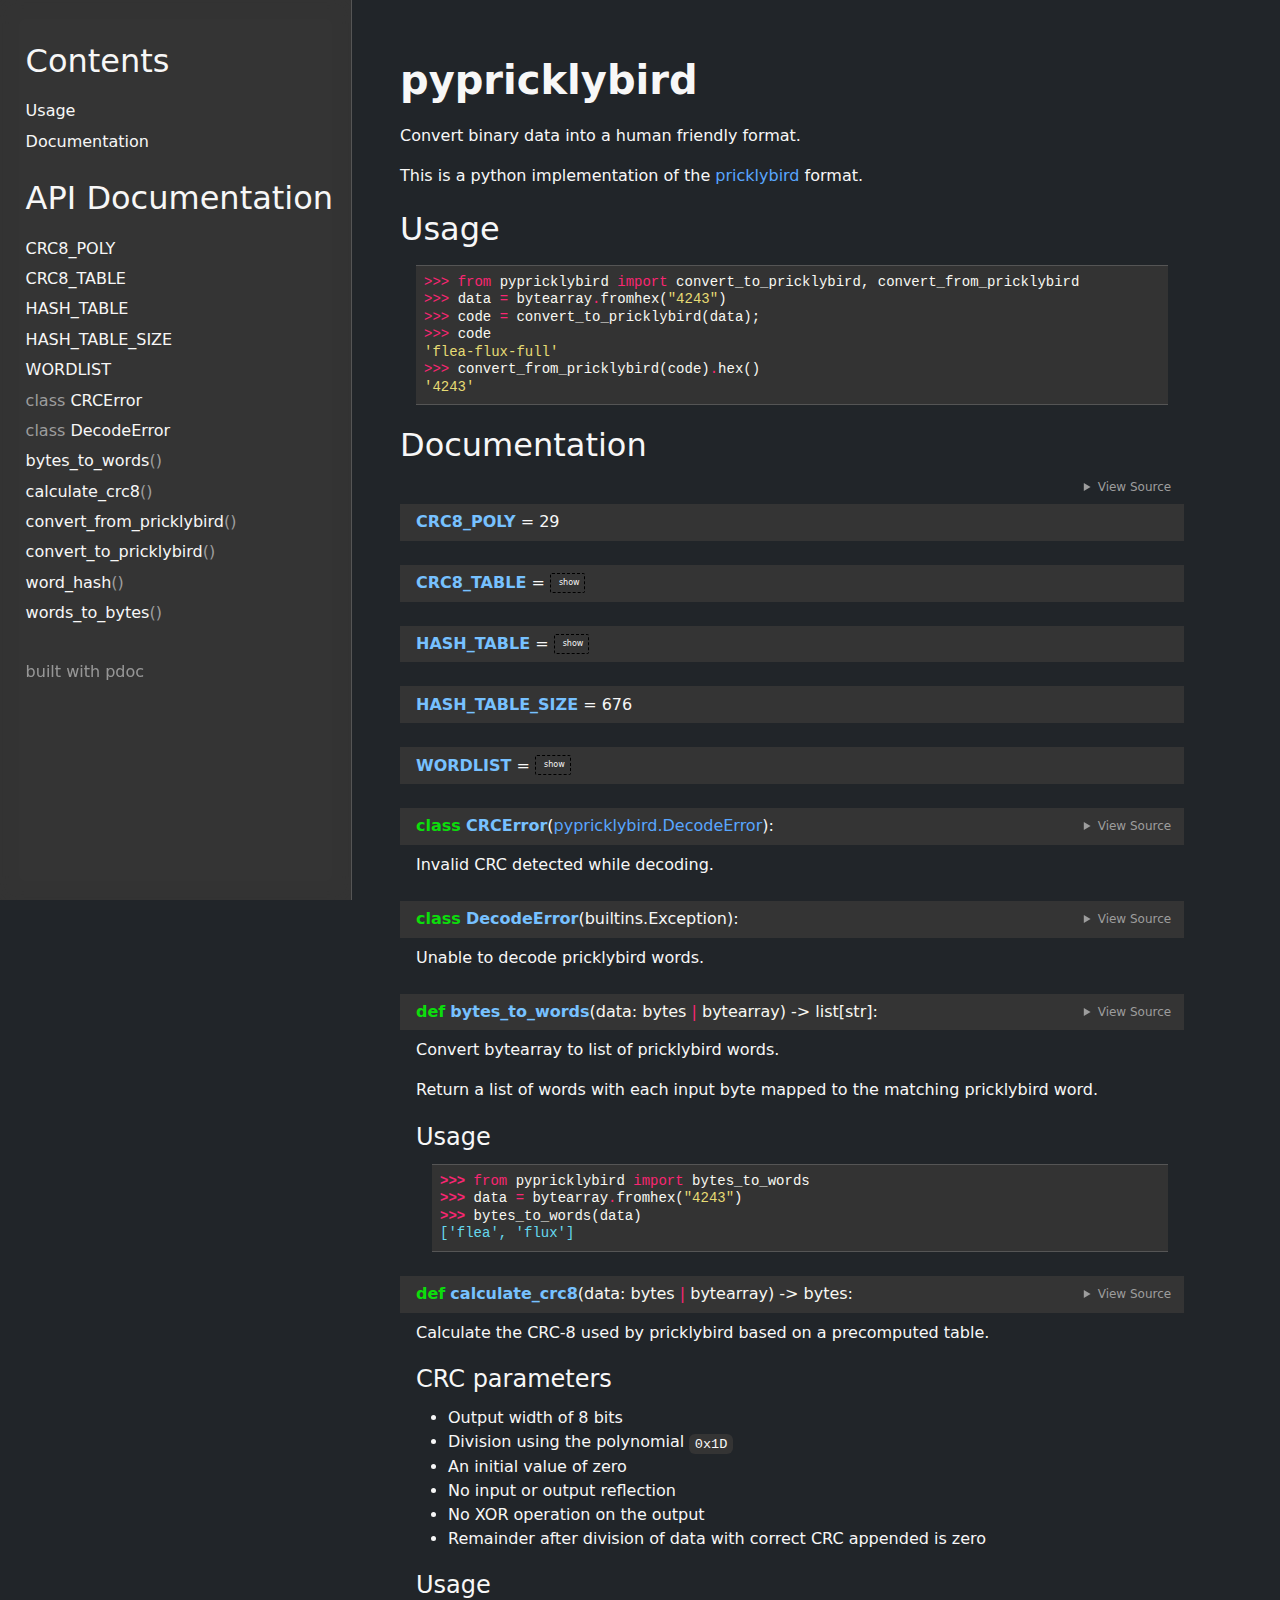
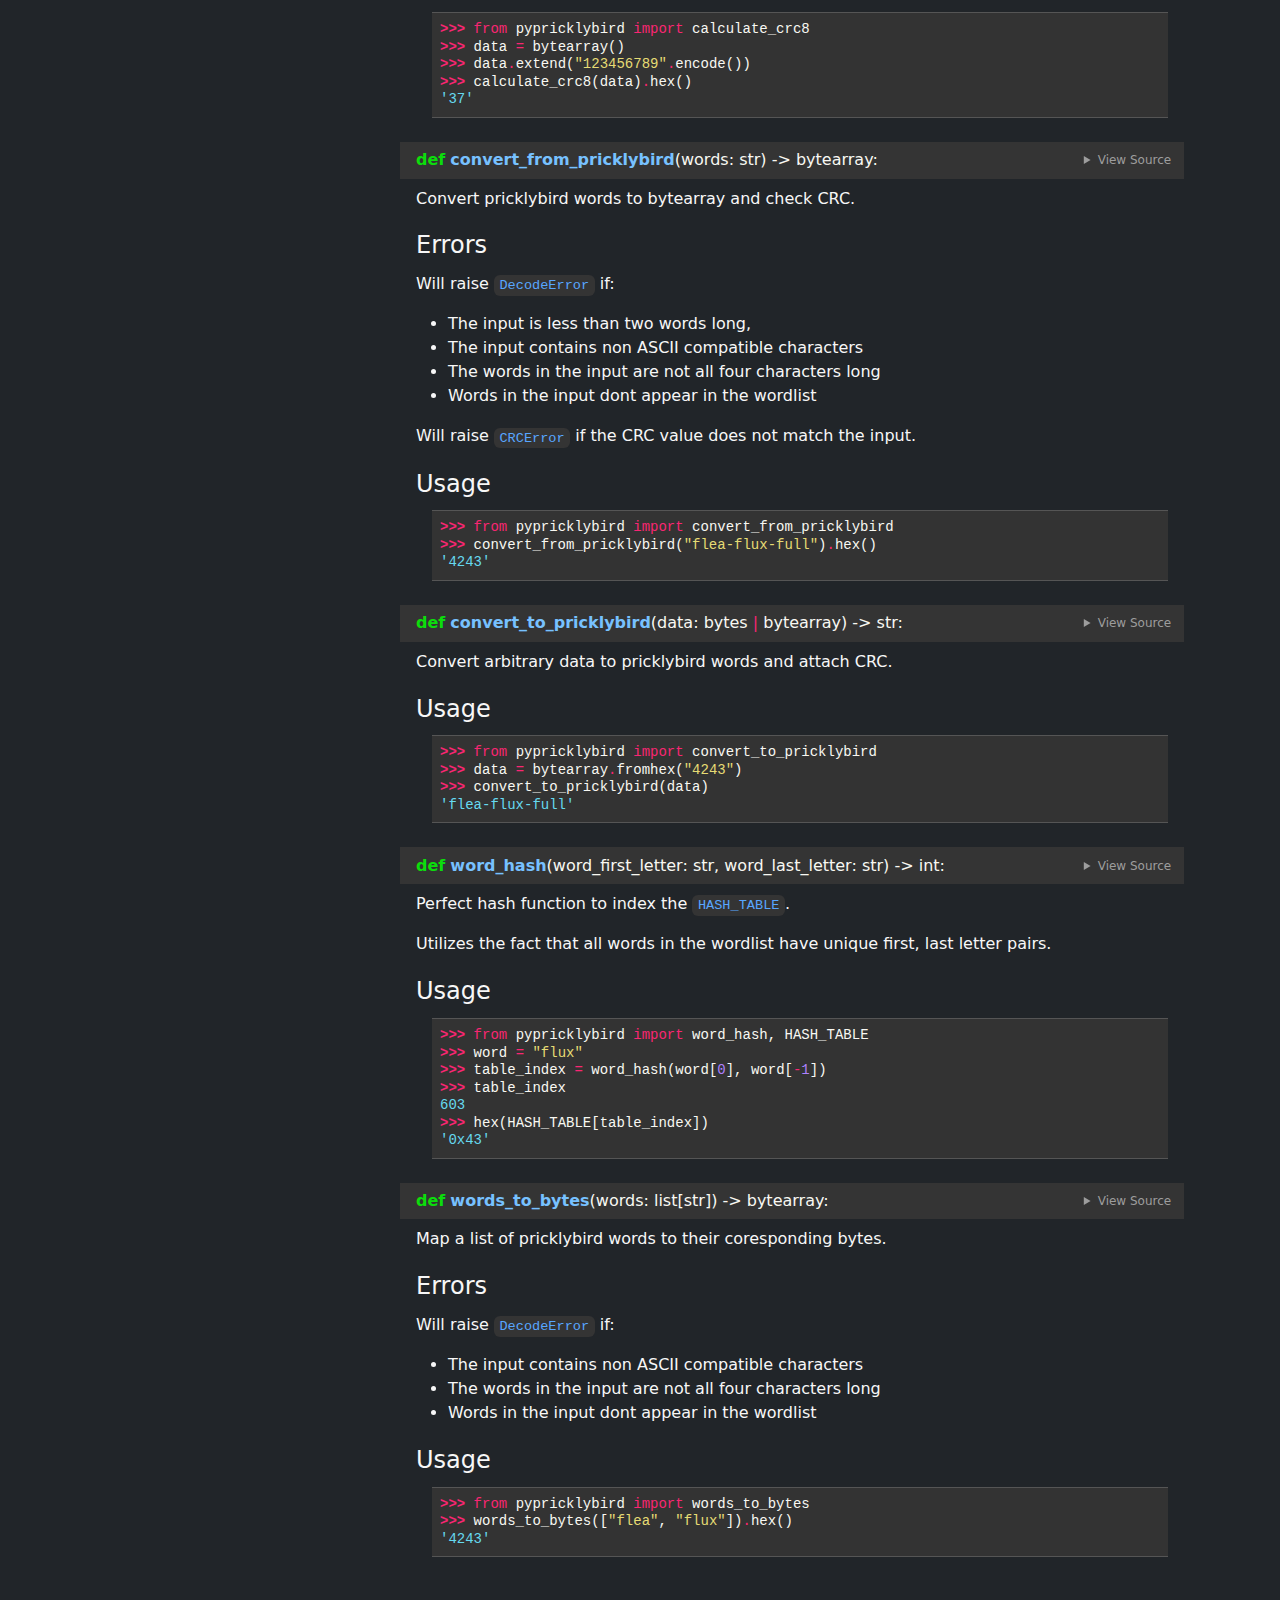
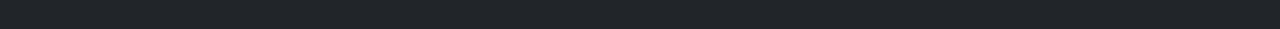
<file: docs/html/pypricklybird.html>
<!doctype html>
<html lang="en">
<head>
    <meta charset="utf-8">
    <meta name="viewport" content="width=device-width, initial-scale=1">
    <meta name="generator" content="pdoc 15.0.4"/>
    <title>pypricklybird API documentation</title>

    <style>/*! * Bootstrap Reboot v5.0.0 (https://getbootstrap.com/) * Copyright 2011-2021 The Bootstrap Authors * Copyright 2011-2021 Twitter, Inc. * Licensed under MIT (https://github.com/twbs/bootstrap/blob/main/LICENSE) * Forked from Normalize.css, licensed MIT (https://github.com/necolas/normalize.css/blob/master/LICENSE.md) */*,::after,::before{box-sizing:border-box}@media (prefers-reduced-motion:no-preference){:root{scroll-behavior:smooth}}body{margin:0;font-family:system-ui,-apple-system,"Segoe UI",Roboto,"Helvetica Neue",Arial,"Noto Sans","Liberation Sans",sans-serif,"Apple Color Emoji","Segoe UI Emoji","Segoe UI Symbol","Noto Color Emoji";font-size:1rem;font-weight:400;line-height:1.5;color:#212529;background-color:#fff;-webkit-text-size-adjust:100%;-webkit-tap-highlight-color:transparent}hr{margin:1rem 0;color:inherit;background-color:currentColor;border:0;opacity:.25}hr:not([size]){height:1px}h1,h2,h3,h4,h5,h6{margin-top:0;margin-bottom:.5rem;font-weight:500;line-height:1.2}h1{font-size:calc(1.375rem + 1.5vw)}@media (min-width:1200px){h1{font-size:2.5rem}}h2{font-size:calc(1.325rem + .9vw)}@media (min-width:1200px){h2{font-size:2rem}}h3{font-size:calc(1.3rem + .6vw)}@media (min-width:1200px){h3{font-size:1.75rem}}h4{font-size:calc(1.275rem + .3vw)}@media (min-width:1200px){h4{font-size:1.5rem}}h5{font-size:1.25rem}h6{font-size:1rem}p{margin-top:0;margin-bottom:1rem}abbr[data-bs-original-title],abbr[title]{-webkit-text-decoration:underline dotted;text-decoration:underline dotted;cursor:help;-webkit-text-decoration-skip-ink:none;text-decoration-skip-ink:none}address{margin-bottom:1rem;font-style:normal;line-height:inherit}ol,ul{padding-left:2rem}dl,ol,ul{margin-top:0;margin-bottom:1rem}ol ol,ol ul,ul ol,ul ul{margin-bottom:0}dt{font-weight:700}dd{margin-bottom:.5rem;margin-left:0}blockquote{margin:0 0 1rem}b,strong{font-weight:bolder}small{font-size:.875em}mark{padding:.2em;background-color:#fcf8e3}sub,sup{position:relative;font-size:.75em;line-height:0;vertical-align:baseline}sub{bottom:-.25em}sup{top:-.5em}a{color:#0d6efd;text-decoration:underline}a:hover{color:#0a58ca}a:not([href]):not([class]),a:not([href]):not([class]):hover{color:inherit;text-decoration:none}code,kbd,pre,samp{font-family:SFMono-Regular,Menlo,Monaco,Consolas,"Liberation Mono","Courier New",monospace;font-size:1em;direction:ltr;unicode-bidi:bidi-override}pre{display:block;margin-top:0;margin-bottom:1rem;overflow:auto;font-size:.875em}pre code{font-size:inherit;color:inherit;word-break:normal}code{font-size:.875em;color:#d63384;word-wrap:break-word}a>code{color:inherit}kbd{padding:.2rem .4rem;font-size:.875em;color:#fff;background-color:#212529;border-radius:.2rem}kbd kbd{padding:0;font-size:1em;font-weight:700}figure{margin:0 0 1rem}img,svg{vertical-align:middle}table{caption-side:bottom;border-collapse:collapse}caption{padding-top:.5rem;padding-bottom:.5rem;color:#6c757d;text-align:left}th{text-align:inherit;text-align:-webkit-match-parent}tbody,td,tfoot,th,thead,tr{border-color:inherit;border-style:solid;border-width:0}label{display:inline-block}button{border-radius:0}button:focus:not(:focus-visible){outline:0}button,input,optgroup,select,textarea{margin:0;font-family:inherit;font-size:inherit;line-height:inherit}button,select{text-transform:none}[role=button]{cursor:pointer}select{word-wrap:normal}select:disabled{opacity:1}[list]::-webkit-calendar-picker-indicator{display:none}[type=button],[type=reset],[type=submit],button{-webkit-appearance:button}[type=button]:not(:disabled),[type=reset]:not(:disabled),[type=submit]:not(:disabled),button:not(:disabled){cursor:pointer}::-moz-focus-inner{padding:0;border-style:none}textarea{resize:vertical}fieldset{min-width:0;padding:0;margin:0;border:0}legend{float:left;width:100%;padding:0;margin-bottom:.5rem;font-size:calc(1.275rem + .3vw);line-height:inherit}@media (min-width:1200px){legend{font-size:1.5rem}}legend+*{clear:left}::-webkit-datetime-edit-day-field,::-webkit-datetime-edit-fields-wrapper,::-webkit-datetime-edit-hour-field,::-webkit-datetime-edit-minute,::-webkit-datetime-edit-month-field,::-webkit-datetime-edit-text,::-webkit-datetime-edit-year-field{padding:0}::-webkit-inner-spin-button{height:auto}[type=search]{outline-offset:-2px;-webkit-appearance:textfield}::-webkit-search-decoration{-webkit-appearance:none}::-webkit-color-swatch-wrapper{padding:0}::file-selector-button{font:inherit}::-webkit-file-upload-button{font:inherit;-webkit-appearance:button}output{display:inline-block}iframe{border:0}summary{display:list-item;cursor:pointer}progress{vertical-align:baseline}[hidden]{display:none!important}</style>
    <style>/*! syntax-highlighting.css */pre{line-height:125%;}span.linenos{color:inherit; background-color:transparent; padding-left:5px; padding-right:20px;}.pdoc-code .hll{background-color:#49483e}.pdoc-code{background:#272822; color:#f8f8f2}.pdoc-code .c{color:#75715e}.pdoc-code .err{color:#960050; background-color:#1e0010}.pdoc-code .esc{color:#f8f8f2}.pdoc-code .g{color:#f8f8f2}.pdoc-code .k{color:#66d9ef}.pdoc-code .l{color:#ae81ff}.pdoc-code .n{color:#f8f8f2}.pdoc-code .o{color:#f92672}.pdoc-code .x{color:#f8f8f2}.pdoc-code .p{color:#f8f8f2}.pdoc-code .ch{color:#75715e}.pdoc-code .cm{color:#75715e}.pdoc-code .cp{color:#75715e}.pdoc-code .cpf{color:#75715e}.pdoc-code .c1{color:#75715e}.pdoc-code .cs{color:#75715e}.pdoc-code .gd{color:#f92672}.pdoc-code .ge{color:#f8f8f2; font-style:italic}.pdoc-code .gr{color:#f8f8f2}.pdoc-code .gh{color:#f8f8f2}.pdoc-code .gi{color:#a6e22e}.pdoc-code .go{color:#66d9ef}.pdoc-code .gp{color:#f92672; font-weight:bold}.pdoc-code .gs{color:#f8f8f2; font-weight:bold}.pdoc-code .gu{color:#75715e}.pdoc-code .gt{color:#f8f8f2}.pdoc-code .kc{color:#66d9ef}.pdoc-code .kd{color:#66d9ef}.pdoc-code .kn{color:#f92672}.pdoc-code .kp{color:#66d9ef}.pdoc-code .kr{color:#66d9ef}.pdoc-code .kt{color:#66d9ef}.pdoc-code .ld{color:#e6db74}.pdoc-code .m{color:#ae81ff}.pdoc-code .s{color:#e6db74}.pdoc-code .na{color:#a6e22e}.pdoc-code .nb{color:#f8f8f2}.pdoc-code .nc{color:#a6e22e}.pdoc-code .no{color:#66d9ef}.pdoc-code .nd{color:#a6e22e}.pdoc-code .ni{color:#f8f8f2}.pdoc-code .ne{color:#a6e22e}.pdoc-code .nf{color:#a6e22e}.pdoc-code .nl{color:#f8f8f2}.pdoc-code .nn{color:#f8f8f2}.pdoc-code .nx{color:#a6e22e}.pdoc-code .py{color:#f8f8f2}.pdoc-code .nt{color:#f92672}.pdoc-code .nv{color:#f8f8f2}.pdoc-code .ow{color:#f92672}.pdoc-code .w{color:#f8f8f2}.pdoc-code .mb{color:#ae81ff}.pdoc-code .mf{color:#ae81ff}.pdoc-code .mh{color:#ae81ff}.pdoc-code .mi{color:#ae81ff}.pdoc-code .mo{color:#ae81ff}.pdoc-code .sa{color:#e6db74}.pdoc-code .sb{color:#e6db74}.pdoc-code .sc{color:#e6db74}.pdoc-code .dl{color:#e6db74}.pdoc-code .sd{color:#e6db74}.pdoc-code .s2{color:#e6db74}.pdoc-code .se{color:#ae81ff}.pdoc-code .sh{color:#e6db74}.pdoc-code .si{color:#e6db74}.pdoc-code .sx{color:#e6db74}.pdoc-code .sr{color:#e6db74}.pdoc-code .s1{color:#e6db74}.pdoc-code .ss{color:#e6db74}.pdoc-code .bp{color:#f8f8f2}.pdoc-code .fm{color:#a6e22e}.pdoc-code .vc{color:#f8f8f2}.pdoc-code .vg{color:#f8f8f2}.pdoc-code .vi{color:#f8f8f2}.pdoc-code .vm{color:#f8f8f2}</style>
    <style>/*! theme.css */:root{--pdoc-background:#212529;}.pdoc{--text:#f7f7f7;--muted:#9d9d9d;--link:#58a6ff;--link-hover:#3989ff;--code:#333;--active:#555;--accent:#343434;--accent2:#555;--nav-hover:rgba(0, 0, 0, 0.1);--name:#77C1FF;--def:#0cdd0c;--annotation:#00c037;}</style>
    <style>/*! layout.css */html, body{width:100%;height:100%;}html, main{scroll-behavior:smooth;}body{background-color:var(--pdoc-background);}@media (max-width:769px){#navtoggle{cursor:pointer;position:absolute;width:50px;height:40px;top:1rem;right:1rem;border-color:var(--text);color:var(--text);display:flex;opacity:0.8;z-index:999;}#navtoggle:hover{opacity:1;}#togglestate + div{display:none;}#togglestate:checked + div{display:inherit;}main, header{padding:2rem 3vw;}header + main{margin-top:-3rem;}.git-button{display:none !important;}nav input[type="search"]{max-width:77%;}nav input[type="search"]:first-child{margin-top:-6px;}nav input[type="search"]:valid ~ *{display:none !important;}}@media (min-width:770px){:root{--sidebar-width:clamp(12.5rem, 28vw, 22rem);}nav{position:fixed;overflow:auto;height:100vh;width:var(--sidebar-width);}main, header{padding:3rem 2rem 3rem calc(var(--sidebar-width) + 3rem);width:calc(54rem + var(--sidebar-width));max-width:100%;}header + main{margin-top:-4rem;}#navtoggle{display:none;}}#togglestate{position:absolute;height:0;opacity:0;}nav.pdoc{--pad:clamp(0.5rem, 2vw, 1.75rem);--indent:1.5rem;background-color:var(--accent);border-right:1px solid var(--accent2);box-shadow:0 0 20px rgba(50, 50, 50, .2) inset;padding:0 0 0 var(--pad);overflow-wrap:anywhere;scrollbar-width:thin; scrollbar-color:var(--accent2) transparent; z-index:1}nav.pdoc::-webkit-scrollbar{width:.4rem; }nav.pdoc::-webkit-scrollbar-thumb{background-color:var(--accent2); }nav.pdoc > div{padding:var(--pad) 0;}nav.pdoc .module-list-button{display:inline-flex;align-items:center;color:var(--text);border-color:var(--muted);margin-bottom:1rem;}nav.pdoc .module-list-button:hover{border-color:var(--text);}nav.pdoc input[type=search]{display:block;outline-offset:0;width:calc(100% - var(--pad));}nav.pdoc .logo{max-width:calc(100% - var(--pad));max-height:35vh;display:block;margin:0 auto 1rem;transform:translate(calc(-.5 * var(--pad)), 0);}nav.pdoc ul{list-style:none;padding-left:0;}nav.pdoc > div > ul{margin-left:calc(0px - var(--pad));}nav.pdoc li a{padding:.2rem 0 .2rem calc(var(--pad) + var(--indent));}nav.pdoc > div > ul > li > a{padding-left:var(--pad);}nav.pdoc li{transition:all 100ms;}nav.pdoc li:hover{background-color:var(--nav-hover);}nav.pdoc a, nav.pdoc a:hover{color:var(--text);}nav.pdoc a{display:block;}nav.pdoc > h2:first-of-type{margin-top:1.5rem;}nav.pdoc .class:before{content:"class ";color:var(--muted);}nav.pdoc .function:after{content:"()";color:var(--muted);}nav.pdoc footer:before{content:"";display:block;width:calc(100% - var(--pad));border-top:solid var(--accent2) 1px;margin-top:1.5rem;padding-top:.5rem;}nav.pdoc footer{font-size:small;}</style>
    <style>/*! content.css */.pdoc{color:var(--text);box-sizing:border-box;line-height:1.5;background:none;}.pdoc .pdoc-button{cursor:pointer;display:inline-block;border:solid black 1px;border-radius:2px;font-size:.75rem;padding:calc(0.5em - 1px) 1em;transition:100ms all;}.pdoc .alert{padding:1rem 1rem 1rem calc(1.5rem + 24px);border:1px solid transparent;border-radius:.25rem;background-repeat:no-repeat;background-position:.75rem center;margin-bottom:1rem;}.pdoc .alert > em{display:none;}.pdoc .alert > *:last-child{margin-bottom:0;}.pdoc .alert.note{color:#084298;background-color:#cfe2ff;border-color:#b6d4fe;background-image:url("data:image/svg+xml,%3Csvg%20xmlns%3D%22http%3A//www.w3.org/2000/svg%22%20width%3D%2224%22%20height%3D%2224%22%20fill%3D%22%23084298%22%20viewBox%3D%220%200%2016%2016%22%3E%3Cpath%20d%3D%22M8%2016A8%208%200%201%200%208%200a8%208%200%200%200%200%2016zm.93-9.412-1%204.705c-.07.34.029.533.304.533.194%200%20.487-.07.686-.246l-.088.416c-.287.346-.92.598-1.465.598-.703%200-1.002-.422-.808-1.319l.738-3.468c.064-.293.006-.399-.287-.47l-.451-.081.082-.381%202.29-.287zM8%205.5a1%201%200%201%201%200-2%201%201%200%200%201%200%202z%22/%3E%3C/svg%3E");}.pdoc .alert.tip{color:#0a3622;background-color:#d1e7dd;border-color:#a3cfbb;background-image:url("data:image/svg+xml,%3Csvg%20xmlns%3D%22http%3A//www.w3.org/2000/svg%22%20width%3D%2224%22%20height%3D%2224%22%20fill%3D%22%230a3622%22%20viewBox%3D%220%200%2016%2016%22%3E%3Cpath%20d%3D%22M2%206a6%206%200%201%201%2010.174%204.31c-.203.196-.359.4-.453.619l-.762%201.769A.5.5%200%200%201%2010.5%2013a.5.5%200%200%201%200%201%20.5.5%200%200%201%200%201l-.224.447a1%201%200%200%201-.894.553H6.618a1%201%200%200%201-.894-.553L5.5%2015a.5.5%200%200%201%200-1%20.5.5%200%200%201%200-1%20.5.5%200%200%201-.46-.302l-.761-1.77a2%202%200%200%200-.453-.618A5.98%205.98%200%200%201%202%206m6-5a5%205%200%200%200-3.479%208.592c.263.254.514.564.676.941L5.83%2012h4.342l.632-1.467c.162-.377.413-.687.676-.941A5%205%200%200%200%208%201%22/%3E%3C/svg%3E");}.pdoc .alert.important{color:#055160;background-color:#cff4fc;border-color:#9eeaf9;background-image:url("data:image/svg+xml,%3Csvg%20xmlns%3D%22http%3A//www.w3.org/2000/svg%22%20width%3D%2224%22%20height%3D%2224%22%20fill%3D%22%23055160%22%20viewBox%3D%220%200%2016%2016%22%3E%3Cpath%20d%3D%22M2%200a2%202%200%200%200-2%202v12a2%202%200%200%200%202%202h12a2%202%200%200%200%202-2V2a2%202%200%200%200-2-2zm6%204c.535%200%20.954.462.9.995l-.35%203.507a.552.552%200%200%201-1.1%200L7.1%204.995A.905.905%200%200%201%208%204m.002%206a1%201%200%201%201%200%202%201%201%200%200%201%200-2%22/%3E%3C/svg%3E");}.pdoc .alert.warning{color:#664d03;background-color:#fff3cd;border-color:#ffecb5;background-image:url("data:image/svg+xml,%3Csvg%20xmlns%3D%22http%3A//www.w3.org/2000/svg%22%20width%3D%2224%22%20height%3D%2224%22%20fill%3D%22%23664d03%22%20viewBox%3D%220%200%2016%2016%22%3E%3Cpath%20d%3D%22M8.982%201.566a1.13%201.13%200%200%200-1.96%200L.165%2013.233c-.457.778.091%201.767.98%201.767h13.713c.889%200%201.438-.99.98-1.767L8.982%201.566zM8%205c.535%200%20.954.462.9.995l-.35%203.507a.552.552%200%200%201-1.1%200L7.1%205.995A.905.905%200%200%201%208%205zm.002%206a1%201%200%201%201%200%202%201%201%200%200%201%200-2z%22/%3E%3C/svg%3E");}.pdoc .alert.caution{color:#842029;background-color:#f8d7da;border-color:#f5c2c7;background-image:url("data:image/svg+xml,%3Csvg%20xmlns%3D%22http%3A//www.w3.org/2000/svg%22%20width%3D%2224%22%20height%3D%2224%22%20fill%3D%22%23842029%22%20viewBox%3D%220%200%2016%2016%22%3E%3Cpath%20d%3D%22M11.46.146A.5.5%200%200%200%2011.107%200H4.893a.5.5%200%200%200-.353.146L.146%204.54A.5.5%200%200%200%200%204.893v6.214a.5.5%200%200%200%20.146.353l4.394%204.394a.5.5%200%200%200%20.353.146h6.214a.5.5%200%200%200%20.353-.146l4.394-4.394a.5.5%200%200%200%20.146-.353V4.893a.5.5%200%200%200-.146-.353zM8%204c.535%200%20.954.462.9.995l-.35%203.507a.552.552%200%200%201-1.1%200L7.1%204.995A.905.905%200%200%201%208%204m.002%206a1%201%200%201%201%200%202%201%201%200%200%201%200-2%22/%3E%3C/svg%3E");}.pdoc .alert.danger{color:#842029;background-color:#f8d7da;border-color:#f5c2c7;background-image:url("data:image/svg+xml,%3Csvg%20xmlns%3D%22http%3A//www.w3.org/2000/svg%22%20width%3D%2224%22%20height%3D%2224%22%20fill%3D%22%23842029%22%20viewBox%3D%220%200%2016%2016%22%3E%3Cpath%20d%3D%22M5.52.359A.5.5%200%200%201%206%200h4a.5.5%200%200%201%20.474.658L8.694%206H12.5a.5.5%200%200%201%20.395.807l-7%209a.5.5%200%200%201-.873-.454L6.823%209.5H3.5a.5.5%200%200%201-.48-.641l2.5-8.5z%22/%3E%3C/svg%3E");}.pdoc .visually-hidden{position:absolute !important;width:1px !important;height:1px !important;padding:0 !important;margin:-1px !important;overflow:hidden !important;clip:rect(0, 0, 0, 0) !important;white-space:nowrap !important;border:0 !important;}.pdoc h1, .pdoc h2, .pdoc h3{font-weight:300;margin:.3em 0;padding:.2em 0;}.pdoc > section:not(.module-info) h1{font-size:1.5rem;font-weight:500;}.pdoc > section:not(.module-info) h2{font-size:1.4rem;font-weight:500;}.pdoc > section:not(.module-info) h3{font-size:1.3rem;font-weight:500;}.pdoc > section:not(.module-info) h4{font-size:1.2rem;}.pdoc > section:not(.module-info) h5{font-size:1.1rem;}.pdoc a{text-decoration:none;color:var(--link);}.pdoc a:hover{color:var(--link-hover);}.pdoc blockquote{margin-left:2rem;}.pdoc pre{border-top:1px solid var(--accent2);border-bottom:1px solid var(--accent2);margin-top:0;margin-bottom:1em;padding:.5rem 0 .5rem .5rem;overflow-x:auto;background-color:var(--code);}.pdoc code{color:var(--text);padding:.2em .4em;margin:0;font-size:85%;background-color:var(--accent);border-radius:6px;}.pdoc a > code{color:inherit;}.pdoc pre > code{display:inline-block;font-size:inherit;background:none;border:none;padding:0;}.pdoc > section:not(.module-info){margin-bottom:1.5rem;}.pdoc .modulename{margin-top:0;font-weight:bold;}.pdoc .modulename a{color:var(--link);transition:100ms all;}.pdoc .git-button{float:right;border:solid var(--link) 1px;}.pdoc .git-button:hover{background-color:var(--link);color:var(--pdoc-background);}.view-source-toggle-state,.view-source-toggle-state ~ .pdoc-code{display:none;}.view-source-toggle-state:checked ~ .pdoc-code{display:block;}.view-source-button{display:inline-block;float:right;font-size:.75rem;line-height:1.5rem;color:var(--muted);padding:0 .4rem 0 1.3rem;cursor:pointer;text-indent:-2px;}.view-source-button > span{visibility:hidden;}.module-info .view-source-button{float:none;display:flex;justify-content:flex-end;margin:-1.2rem .4rem -.2rem 0;}.view-source-button::before{position:absolute;content:"View Source";display:list-item;list-style-type:disclosure-closed;}.view-source-toggle-state:checked ~ .attr .view-source-button::before,.view-source-toggle-state:checked ~ .view-source-button::before{list-style-type:disclosure-open;}.pdoc .docstring{margin-bottom:1.5rem;}.pdoc section:not(.module-info) .docstring{margin-left:clamp(0rem, 5vw - 2rem, 1rem);}.pdoc .docstring .pdoc-code{margin-left:1em;margin-right:1em;}.pdoc h1:target,.pdoc h2:target,.pdoc h3:target,.pdoc h4:target,.pdoc h5:target,.pdoc h6:target,.pdoc .pdoc-code > pre > span:target{background-color:var(--active);box-shadow:-1rem 0 0 0 var(--active);}.pdoc .pdoc-code > pre > span:target{display:block;}.pdoc div:target > .attr,.pdoc section:target > .attr,.pdoc dd:target > a{background-color:var(--active);}.pdoc *{scroll-margin:2rem;}.pdoc .pdoc-code .linenos{user-select:none;}.pdoc .attr:hover{filter:contrast(0.95);}.pdoc section, .pdoc .classattr{position:relative;}.pdoc .headerlink{--width:clamp(1rem, 3vw, 2rem);position:absolute;top:0;left:calc(0rem - var(--width));transition:all 100ms ease-in-out;opacity:0;}.pdoc .headerlink::before{content:"#";display:block;text-align:center;width:var(--width);height:2.3rem;line-height:2.3rem;font-size:1.5rem;}.pdoc .attr:hover ~ .headerlink,.pdoc *:target > .headerlink,.pdoc .headerlink:hover{opacity:1;}.pdoc .attr{display:block;margin:.5rem 0 .5rem;padding:.4rem .4rem .4rem 1rem;background-color:var(--accent);overflow-x:auto;}.pdoc .classattr{margin-left:2rem;}.pdoc .decorator-deprecated{color:#842029;}.pdoc .decorator-deprecated ~ span{filter:grayscale(1) opacity(0.8);}.pdoc .name{color:var(--name);font-weight:bold;}.pdoc .def{color:var(--def);font-weight:bold;}.pdoc .signature{background-color:transparent;}.pdoc .param, .pdoc .return-annotation{white-space:pre;}.pdoc .signature.multiline .param{display:block;}.pdoc .signature.condensed .param{display:inline-block;}.pdoc .annotation{color:var(--annotation);}.pdoc .view-value-toggle-state,.pdoc .view-value-toggle-state ~ .default_value{display:none;}.pdoc .view-value-toggle-state:checked ~ .default_value{display:inherit;}.pdoc .view-value-button{font-size:.5rem;vertical-align:middle;border-style:dashed;margin-top:-0.1rem;}.pdoc .view-value-button:hover{background:white;}.pdoc .view-value-button::before{content:"show";text-align:center;width:2.2em;display:inline-block;}.pdoc .view-value-toggle-state:checked ~ .view-value-button::before{content:"hide";}.pdoc .inherited{margin-left:2rem;}.pdoc .inherited dt{font-weight:700;}.pdoc .inherited dt, .pdoc .inherited dd{display:inline;margin-left:0;margin-bottom:.5rem;}.pdoc .inherited dd:not(:last-child):after{content:", ";}.pdoc .inherited .class:before{content:"class ";}.pdoc .inherited .function a:after{content:"()";}.pdoc .search-result .docstring{overflow:auto;max-height:25vh;}.pdoc .search-result.focused > .attr{background-color:var(--active);}.pdoc .attribution{margin-top:2rem;display:block;opacity:0.5;transition:all 200ms;filter:grayscale(100%);}.pdoc .attribution:hover{opacity:1;filter:grayscale(0%);}.pdoc .attribution img{margin-left:5px;height:35px;vertical-align:middle;width:70px;transition:all 200ms;}.pdoc table{display:block;width:max-content;max-width:100%;overflow:auto;margin-bottom:1rem;}.pdoc table th{font-weight:600;}.pdoc table th, .pdoc table td{padding:6px 13px;border:1px solid var(--accent2);}</style>
    <style>/*! custom.css */</style></head>
<body>
    <nav class="pdoc">
        <label id="navtoggle" for="togglestate" class="pdoc-button"><svg xmlns='http://www.w3.org/2000/svg' viewBox='0 0 30 30'><path stroke-linecap='round' stroke="currentColor" stroke-miterlimit='10' stroke-width='2' d='M4 7h22M4 15h22M4 23h22'/></svg></label>
        <input id="togglestate" type="checkbox" aria-hidden="true" tabindex="-1">
        <div>


            <h2>Contents</h2>
            <ul>
  <li><a href="#usage">Usage</a></li>
  <li><a href="#documentation">Documentation</a></li>
</ul>



            <h2>API Documentation</h2>
                <ul class="memberlist">
            <li>
                    <a class="variable" href="#CRC8_POLY">CRC8_POLY</a>
            </li>
            <li>
                    <a class="variable" href="#CRC8_TABLE">CRC8_TABLE</a>
            </li>
            <li>
                    <a class="variable" href="#HASH_TABLE">HASH_TABLE</a>
            </li>
            <li>
                    <a class="variable" href="#HASH_TABLE_SIZE">HASH_TABLE_SIZE</a>
            </li>
            <li>
                    <a class="variable" href="#WORDLIST">WORDLIST</a>
            </li>
            <li>
                    <a class="class" href="#CRCError">CRCError</a>
                            <ul class="memberlist">
                </ul>

            </li>
            <li>
                    <a class="class" href="#DecodeError">DecodeError</a>
                            <ul class="memberlist">
                </ul>

            </li>
            <li>
                    <a class="function" href="#bytes_to_words">bytes_to_words</a>
            </li>
            <li>
                    <a class="function" href="#calculate_crc8">calculate_crc8</a>
            </li>
            <li>
                    <a class="function" href="#convert_from_pricklybird">convert_from_pricklybird</a>
            </li>
            <li>
                    <a class="function" href="#convert_to_pricklybird">convert_to_pricklybird</a>
            </li>
            <li>
                    <a class="function" href="#word_hash">word_hash</a>
            </li>
            <li>
                    <a class="function" href="#words_to_bytes">words_to_bytes</a>
            </li>
    </ul>



    <a class="attribution" title="pdoc: Python API documentation generator" href="https://pdoc.dev" target="_blank">
        built with pdoc</span>
    </a>
</div>
    </nav>
    <main class="pdoc">
            <section class="module-info">
                    <h1 class="modulename">
pypricklybird    </h1>

                        <div class="docstring"><p>Convert binary data into a human friendly format.</p>

<p>This is a python implementation of the <a href="https://github.com/ndornseif/pricklybird">pricklybird</a> format.</p>

<h2 id="usage">Usage</h2>

<div class="pdoc-code codehilite">
<pre><span></span><code><span class="o">&gt;&gt;&gt;</span> <span class="kn">from</span><span class="w"> </span><span class="nn">pypricklybird</span><span class="w"> </span><span class="kn">import</span> <span class="n">convert_to_pricklybird</span><span class="p">,</span> <span class="n">convert_from_pricklybird</span>
<span class="o">&gt;&gt;&gt;</span> <span class="n">data</span> <span class="o">=</span> <span class="nb">bytearray</span><span class="o">.</span><span class="n">fromhex</span><span class="p">(</span><span class="s2">&quot;4243&quot;</span><span class="p">)</span>
<span class="o">&gt;&gt;&gt;</span> <span class="n">code</span> <span class="o">=</span> <span class="n">convert_to_pricklybird</span><span class="p">(</span><span class="n">data</span><span class="p">);</span>
<span class="o">&gt;&gt;&gt;</span> <span class="n">code</span>
<span class="s1">&#39;flea-flux-full&#39;</span>
<span class="o">&gt;&gt;&gt;</span> <span class="n">convert_from_pricklybird</span><span class="p">(</span><span class="n">code</span><span class="p">)</span><span class="o">.</span><span class="n">hex</span><span class="p">()</span>
<span class="s1">&#39;4243&#39;</span>
</code></pre>
</div>

<h2 id="documentation">Documentation</h2>
</div>

                        <input id="mod-pypricklybird-view-source" class="view-source-toggle-state" type="checkbox" aria-hidden="true" tabindex="-1">

                        <label class="view-source-button" for="mod-pypricklybird-view-source"><span>View Source</span></label>

                        <div class="pdoc-code codehilite"><pre><span></span><span id="L-1"><a href="#L-1"><span class="linenos"> 1</span></a><span class="sd">&quot;&quot;&quot;Convert binary data into a human friendly format.</span>
</span><span id="L-2"><a href="#L-2"><span class="linenos"> 2</span></a>
</span><span id="L-3"><a href="#L-3"><span class="linenos"> 3</span></a><span class="sd">This is a python implementation of the [pricklybird][1] format.</span>
</span><span id="L-4"><a href="#L-4"><span class="linenos"> 4</span></a>
</span><span id="L-5"><a href="#L-5"><span class="linenos"> 5</span></a><span class="sd">## Usage</span>
</span><span id="L-6"><a href="#L-6"><span class="linenos"> 6</span></a><span class="sd">```python</span>
</span><span id="L-7"><a href="#L-7"><span class="linenos"> 7</span></a><span class="sd">&gt;&gt;&gt; from pypricklybird import convert_to_pricklybird, convert_from_pricklybird</span>
</span><span id="L-8"><a href="#L-8"><span class="linenos"> 8</span></a><span class="sd">&gt;&gt;&gt; data = bytearray.fromhex(&quot;4243&quot;)</span>
</span><span id="L-9"><a href="#L-9"><span class="linenos"> 9</span></a><span class="sd">&gt;&gt;&gt; code = convert_to_pricklybird(data);</span>
</span><span id="L-10"><a href="#L-10"><span class="linenos">10</span></a><span class="sd">&gt;&gt;&gt; code</span>
</span><span id="L-11"><a href="#L-11"><span class="linenos">11</span></a><span class="sd">&#39;flea-flux-full&#39;</span>
</span><span id="L-12"><a href="#L-12"><span class="linenos">12</span></a><span class="sd">&gt;&gt;&gt; convert_from_pricklybird(code).hex()</span>
</span><span id="L-13"><a href="#L-13"><span class="linenos">13</span></a><span class="sd">&#39;4243&#39;</span>
</span><span id="L-14"><a href="#L-14"><span class="linenos">14</span></a>
</span><span id="L-15"><a href="#L-15"><span class="linenos">15</span></a><span class="sd">```</span>
</span><span id="L-16"><a href="#L-16"><span class="linenos">16</span></a>
</span><span id="L-17"><a href="#L-17"><span class="linenos">17</span></a><span class="sd">## Documentation</span>
</span><span id="L-18"><a href="#L-18"><span class="linenos">18</span></a>
</span><span id="L-19"><a href="#L-19"><span class="linenos">19</span></a><span class="sd">[1]: https://github.com/ndornseif/pricklybird</span>
</span><span id="L-20"><a href="#L-20"><span class="linenos">20</span></a><span class="sd">&quot;&quot;&quot;</span>
</span><span id="L-21"><a href="#L-21"><span class="linenos">21</span></a>
</span><span id="L-22"><a href="#L-22"><span class="linenos">22</span></a><span class="kn">from</span><span class="w"> </span><span class="nn">pypricklybird.converter</span><span class="w"> </span><span class="kn">import</span> <span class="p">(</span>
</span><span id="L-23"><a href="#L-23"><span class="linenos">23</span></a>    <span class="n">CRC8_POLY</span><span class="p">,</span>
</span><span id="L-24"><a href="#L-24"><span class="linenos">24</span></a>    <span class="n">CRC8_TABLE</span><span class="p">,</span>
</span><span id="L-25"><a href="#L-25"><span class="linenos">25</span></a>    <span class="n">HASH_TABLE</span><span class="p">,</span>
</span><span id="L-26"><a href="#L-26"><span class="linenos">26</span></a>    <span class="n">HASH_TABLE_SIZE</span><span class="p">,</span>
</span><span id="L-27"><a href="#L-27"><span class="linenos">27</span></a>    <span class="n">WORDLIST</span><span class="p">,</span>
</span><span id="L-28"><a href="#L-28"><span class="linenos">28</span></a>    <span class="n">CRCError</span><span class="p">,</span>
</span><span id="L-29"><a href="#L-29"><span class="linenos">29</span></a>    <span class="n">DecodeError</span><span class="p">,</span>
</span><span id="L-30"><a href="#L-30"><span class="linenos">30</span></a>    <span class="n">bytes_to_words</span><span class="p">,</span>
</span><span id="L-31"><a href="#L-31"><span class="linenos">31</span></a>    <span class="n">calculate_crc8</span><span class="p">,</span>
</span><span id="L-32"><a href="#L-32"><span class="linenos">32</span></a>    <span class="n">convert_from_pricklybird</span><span class="p">,</span>
</span><span id="L-33"><a href="#L-33"><span class="linenos">33</span></a>    <span class="n">convert_to_pricklybird</span><span class="p">,</span>
</span><span id="L-34"><a href="#L-34"><span class="linenos">34</span></a>    <span class="n">word_hash</span><span class="p">,</span>
</span><span id="L-35"><a href="#L-35"><span class="linenos">35</span></a>    <span class="n">words_to_bytes</span><span class="p">,</span>
</span><span id="L-36"><a href="#L-36"><span class="linenos">36</span></a><span class="p">)</span>
</span><span id="L-37"><a href="#L-37"><span class="linenos">37</span></a>
</span><span id="L-38"><a href="#L-38"><span class="linenos">38</span></a><span class="n">__version__</span> <span class="o">=</span> <span class="s2">&quot;1.0.0&quot;</span>
</span><span id="L-39"><a href="#L-39"><span class="linenos">39</span></a>
</span><span id="L-40"><a href="#L-40"><span class="linenos">40</span></a><span class="n">__all__</span> <span class="o">=</span> <span class="p">[</span>
</span><span id="L-41"><a href="#L-41"><span class="linenos">41</span></a>    <span class="s2">&quot;CRC8_POLY&quot;</span><span class="p">,</span>
</span><span id="L-42"><a href="#L-42"><span class="linenos">42</span></a>    <span class="s2">&quot;CRC8_TABLE&quot;</span><span class="p">,</span>
</span><span id="L-43"><a href="#L-43"><span class="linenos">43</span></a>    <span class="s2">&quot;HASH_TABLE&quot;</span><span class="p">,</span>
</span><span id="L-44"><a href="#L-44"><span class="linenos">44</span></a>    <span class="s2">&quot;HASH_TABLE_SIZE&quot;</span><span class="p">,</span>
</span><span id="L-45"><a href="#L-45"><span class="linenos">45</span></a>    <span class="s2">&quot;WORDLIST&quot;</span><span class="p">,</span>
</span><span id="L-46"><a href="#L-46"><span class="linenos">46</span></a>    <span class="s2">&quot;CRCError&quot;</span><span class="p">,</span>
</span><span id="L-47"><a href="#L-47"><span class="linenos">47</span></a>    <span class="s2">&quot;DecodeError&quot;</span><span class="p">,</span>
</span><span id="L-48"><a href="#L-48"><span class="linenos">48</span></a>    <span class="s2">&quot;bytes_to_words&quot;</span><span class="p">,</span>
</span><span id="L-49"><a href="#L-49"><span class="linenos">49</span></a>    <span class="s2">&quot;calculate_crc8&quot;</span><span class="p">,</span>
</span><span id="L-50"><a href="#L-50"><span class="linenos">50</span></a>    <span class="s2">&quot;convert_from_pricklybird&quot;</span><span class="p">,</span>
</span><span id="L-51"><a href="#L-51"><span class="linenos">51</span></a>    <span class="s2">&quot;convert_to_pricklybird&quot;</span><span class="p">,</span>
</span><span id="L-52"><a href="#L-52"><span class="linenos">52</span></a>    <span class="s2">&quot;word_hash&quot;</span><span class="p">,</span>
</span><span id="L-53"><a href="#L-53"><span class="linenos">53</span></a>    <span class="s2">&quot;words_to_bytes&quot;</span><span class="p">,</span>
</span><span id="L-54"><a href="#L-54"><span class="linenos">54</span></a><span class="p">]</span>
</span></pre></div>


            </section>
                <section id="CRC8_POLY">
                    <div class="attr variable">
            <span class="name">CRC8_POLY</span>        =
<span class="default_value">29</span>

        
    </div>
    <a class="headerlink" href="#CRC8_POLY"></a>
    
    

                </section>
                <section id="CRC8_TABLE">
                    <div class="attr variable">
            <span class="name">CRC8_TABLE</span>        =
<input id="CRC8_TABLE-view-value" class="view-value-toggle-state" type="checkbox" aria-hidden="true" tabindex="-1">
            <label class="view-value-button pdoc-button" for="CRC8_TABLE-view-value"></label><span class="default_value">[0, 29, 58, 39, 116, 105, 78, 83, 232, 245, 210, 207, 156, 129, 166, 187, 205, 208, 247, 234, 185, 164, 131, 158, 37, 56, 31, 2, 81, 76, 107, 118, 135, 154, 189, 160, 243, 238, 201, 212, 111, 114, 85, 72, 27, 6, 33, 60, 74, 87, 112, 109, 62, 35, 4, 25, 162, 191, 152, 133, 214, 203, 236, 241, 19, 14, 41, 52, 103, 122, 93, 64, 251, 230, 193, 220, 143, 146, 181, 168, 222, 195, 228, 249, 170, 183, 144, 141, 54, 43, 12, 17, 66, 95, 120, 101, 148, 137, 174, 179, 224, 253, 218, 199, 124, 97, 70, 91, 8, 21, 50, 47, 89, 68, 99, 126, 45, 48, 23, 10, 177, 172, 139, 150, 197, 216, 255, 226, 38, 59, 28, 1, 82, 79, 104, 117, 206, 211, 244, 233, 186, 167, 128, 157, 235, 246, 209, 204, 159, 130, 165, 184, 3, 30, 57, 36, 119, 106, 77, 80, 161, 188, 155, 134, 213, 200, 239, 242, 73, 84, 115, 110, 61, 32, 7, 26, 108, 113, 86, 75, 24, 5, 34, 63, 132, 153, 190, 163, 240, 237, 202, 215, 53, 40, 15, 18, 65, 92, 123, 102, 221, 192, 231, 250, 169, 180, 147, 142, 248, 229, 194, 223, 140, 145, 182, 171, 16, 13, 42, 55, 100, 121, 94, 67, 178, 175, 136, 149, 198, 219, 252, 225, 90, 71, 96, 125, 46, 51, 20, 9, 127, 98, 69, 88, 11, 22, 49, 44, 151, 138, 173, 176, 227, 254, 217, 196]</span>

        
    </div>
    <a class="headerlink" href="#CRC8_TABLE"></a>
    
    

                </section>
                <section id="HASH_TABLE">
                    <div class="attr variable">
            <span class="name">HASH_TABLE</span>        =
<input id="HASH_TABLE-view-value" class="view-value-toggle-state" type="checkbox" aria-hidden="true" tabindex="-1">
            <label class="view-value-button pdoc-button" for="HASH_TABLE-view-value"></label><span class="default_value">[4, 17, 29, 37, 0, 66, 0, 0, 102, 0, 0, 0, 144, 0, 160, 0, 0, 0, 202, 221, 0, 233, 0, 0, 253, 0, 0, 18, 32, 0, 0, 0, 84, 92, 0, 0, 123, 0, 0, 0, 0, 0, 0, 0, 200, 217, 0, 0, 0, 0, 0, 0, 0, 0, 0, 44, 54, 0, 0, 0, 0, 0, 0, 0, 0, 0, 0, 0, 0, 0, 0, 0, 0, 0, 0, 0, 0, 0, 0, 0, 25, 0, 0, 68, 83, 88, 0, 0, 0, 134, 145, 153, 0, 164, 0, 178, 194, 215, 0, 234, 244, 0, 250, 0, 0, 11, 31, 43, 53, 59, 75, 100, 103, 109, 116, 125, 137, 150, 159, 163, 0, 177, 191, 225, 228, 236, 246, 0, 0, 255, 0, 13, 0, 39, 0, 0, 0, 87, 0, 0, 0, 128, 0, 0, 0, 174, 0, 185, 205, 222, 0, 0, 247, 0, 0, 0, 0, 10, 0, 47, 0, 64, 76, 0, 0, 0, 120, 133, 0, 0, 0, 168, 0, 186, 199, 223, 0, 0, 245, 0, 0, 0, 3, 22, 27, 36, 55, 63, 0, 94, 107, 0, 0, 136, 141, 0, 158, 166, 0, 181, 0, 211, 0, 0, 241, 0, 251, 0, 2, 0, 0, 0, 0, 0, 0, 0, 0, 0, 122, 0, 146, 0, 0, 0, 0, 0, 0, 209, 0, 0, 0, 0, 0, 0, 0, 0, 0, 0, 0, 0, 0, 0, 0, 0, 0, 0, 0, 0, 0, 0, 0, 0, 0, 0, 0, 0, 0, 0, 0, 0, 0, 8, 30, 35, 0, 71, 0, 99, 0, 0, 119, 135, 0, 152, 0, 0, 0, 187, 197, 208, 0, 0, 237, 0, 249, 0, 0, 9, 23, 40, 57, 70, 81, 95, 0, 110, 0, 0, 138, 149, 161, 171, 0, 0, 192, 218, 0, 232, 238, 0, 252, 0, 5, 20, 24, 48, 58, 62, 79, 89, 108, 0, 0, 0, 0, 156, 0, 165, 0, 188, 206, 210, 0, 0, 248, 0, 0, 0, 0, 12, 0, 38, 0, 61, 74, 97, 101, 112, 117, 131, 147, 155, 0, 167, 0, 179, 198, 224, 0, 0, 239, 0, 0, 0, 1, 0, 0, 0, 0, 0, 0, 93, 105, 0, 118, 132, 142, 0, 0, 0, 0, 184, 203, 207, 227, 231, 0, 0, 0, 0, 0, 14, 33, 34, 0, 0, 77, 91, 0, 113, 0, 126, 0, 0, 0, 175, 0, 180, 196, 220, 0, 0, 240, 0, 0, 0, 0, 0, 0, 0, 0, 0, 0, 0, 0, 0, 0, 0, 0, 0, 0, 0, 0, 0, 0, 0, 0, 0, 0, 0, 0, 0, 0, 15, 0, 41, 56, 69, 78, 86, 0, 0, 0, 130, 0, 0, 162, 172, 0, 183, 195, 219, 229, 0, 242, 0, 0, 0, 0, 21, 26, 45, 52, 0, 85, 96, 106, 111, 121, 129, 140, 157, 0, 169, 0, 182, 0, 214, 0, 0, 0, 0, 0, 254, 6, 16, 0, 49, 50, 60, 80, 98, 0, 115, 0, 127, 148, 154, 0, 173, 176, 190, 193, 212, 0, 235, 243, 0, 0, 0, 0, 0, 0, 0, 0, 0, 0, 0, 0, 0, 0, 0, 143, 0, 0, 0, 0, 0, 0, 216, 0, 0, 0, 0, 0, 0, 0, 0, 0, 0, 0, 0, 0, 0, 0, 0, 0, 0, 0, 0, 0, 0, 0, 0, 0, 0, 0, 0, 0, 0, 0, 0, 0, 19, 0, 46, 0, 65, 82, 0, 0, 0, 0, 0, 0, 0, 0, 0, 0, 0, 201, 0, 0, 0, 0, 0, 0, 0, 0, 0, 0, 0, 0, 67, 0, 0, 0, 0, 0, 0, 0, 0, 0, 0, 0, 0, 0, 0, 0, 0, 0, 0, 0, 0, 0, 7, 28, 42, 51, 72, 0, 90, 104, 114, 0, 124, 139, 151, 0, 170, 0, 189, 204, 213, 226, 230, 0, 0, 0, 0, 0, 0, 0, 0, 0, 73, 0, 0, 0, 0, 0, 0, 0, 0, 0, 0, 0, 0, 0, 0, 0, 0, 0, 0, 0, 0]</span>

        
    </div>
    <a class="headerlink" href="#HASH_TABLE"></a>
    
    

                </section>
                <section id="HASH_TABLE_SIZE">
                    <div class="attr variable">
            <span class="name">HASH_TABLE_SIZE</span>        =
<span class="default_value">676</span>

        
    </div>
    <a class="headerlink" href="#HASH_TABLE_SIZE"></a>
    
    

                </section>
                <section id="WORDLIST">
                    <div class="attr variable">
            <span class="name">WORDLIST</span>        =
<input id="WORDLIST-view-value" class="view-value-toggle-state" type="checkbox" aria-hidden="true" tabindex="-1">
            <label class="view-value-button pdoc-button" for="WORDLIST-view-value"></label><span class="default_value">[&#39;acid&#39;, &#39;also&#39;, &#39;anti&#39;, &#39;arch&#39;, &#39;area&#39;, &#39;atom&#39;, &#39;aunt&#39;, &#39;baby&#39;, &#39;back&#39;, &#39;ball&#39;, &#39;bang&#39;, &#39;bare&#39;, &#39;barn&#39;, &#39;beef&#39;, &#39;beep&#39;, &#39;beer&#39;, &#39;best&#39;, &#39;beta&#39;, &#39;blob&#39;, &#39;blow&#39;, &#39;boom&#39;, &#39;boss&#39;, &#39;bush&#39;, &#39;call&#39;, &#39;calm&#39;, &#39;card&#39;, &#39;cars&#39;, &#39;cash&#39;, &#39;clay&#39;, &#39;coma&#39;, &#39;cook&#39;, &#39;core&#39;, &#39;crab&#39;, &#39;crop&#39;, &#39;damp&#39;, &#39;dark&#39;, &#39;dash&#39;, &#39;data&#39;, &#39;dawn&#39;, &#39;deaf&#39;, &#39;deal&#39;, &#39;deer&#39;, &#39;deny&#39;, &#39;dice&#39;, &#39;disc&#39;, &#39;dogs&#39;, &#39;draw&#39;, &#39;drug&#39;, &#39;drum&#39;, &#39;dust&#39;, &#39;east&#39;, &#39;easy&#39;, &#39;eggs&#39;, &#39;else&#39;, &#39;epic&#39;, &#39;etch&#39;, &#39;ever&#39;, &#39;evil&#39;, &#39;exam&#39;, &#39;face&#39;, &#39;fact&#39;, &#39;fawn&#39;, &#39;film&#39;, &#39;fish&#39;, &#39;flag&#39;, &#39;flaw&#39;, &#39;flea&#39;, &#39;flux&#39;, &#39;food&#39;, &#39;four&#39;, &#39;full&#39;, &#39;funk&#39;, &#39;fury&#39;, &#39;fuzz&#39;, &#39;gain&#39;, &#39;game&#39;, &#39;gang&#39;, &#39;gasp&#39;, &#39;gear&#39;, &#39;germ&#39;, &#39;gift&#39;, &#39;girl&#39;, &#39;glow&#39;, &#39;gold&#39;, &#39;grab&#39;, &#39;guts&#39;, &#39;hair&#39;, &#39;half&#39;, &#39;hand&#39;, &#39;harm&#39;, &#39;hazy&#39;, &#39;help&#39;, &#39;herb&#39;, &#39;hero&#39;, &#39;high&#39;, &#39;hill&#39;, &#39;hiss&#39;, &#39;horn&#39;, &#39;hurt&#39;, &#39;husk&#39;, &#39;hype&#39;, &#39;icon&#39;, &#39;idea&#39;, &#39;idle&#39;, &#39;indy&#39;, &#39;info&#39;, &#39;iris&#39;, &#39;itch&#39;, &#39;item&#39;, &#39;jade&#39;, &#39;jail&#39;, &#39;jaws&#39;, &#39;join&#39;, &#39;jump&#39;, &#39;jury&#39;, &#39;just&#39;, &#39;kale&#39;, &#39;keen&#39;, &#39;keto&#39;, &#39;kick&#39;, &#39;king&#39;, &#39;kiss&#39;, &#39;kiwi&#39;, &#39;knob&#39;, &#39;lady&#39;, &#39;lake&#39;, &#39;lamp&#39;, &#39;last&#39;, &#39;leaf&#39;, &#39;lens&#39;, &#39;liar&#39;, &#39;lion&#39;, &#39;logo&#39;, &#39;long&#39;, &#39;lord&#39;, &#39;luck&#39;, &#39;lush&#39;, &#39;mage&#39;, &#39;mail&#39;, &#39;many&#39;, &#39;mars&#39;, &#39;math&#39;, &#39;memo&#39;, &#39;menu&#39;, &#39;meta&#39;, &#39;mild&#39;, &#39;mini&#39;, &#39;moon&#39;, &#39;must&#39;, &#39;nail&#39;, &#39;name&#39;, &#39;navy&#39;, &#39;neck&#39;, &#39;need&#39;, &#39;next&#39;, &#39;noon&#39;, &#39;norm&#39;, &#39;nuts&#39;, &#39;oath&#39;, &#39;once&#39;, &#39;orca&#39;, &#39;oval&#39;, &#39;over&#39;, &#39;page&#39;, &#39;paid&#39;, &#39;palm&#39;, &#39;path&#39;, &#39;pawn&#39;, &#39;ping&#39;, &#39;pins&#39;, &#39;play&#39;, &#39;pool&#39;, &#39;poor&#39;, &#39;port&#39;, &#39;puff&#39;, &#39;pump&#39;, &#39;quit&#39;, &#39;race&#39;, &#39;raid&#39;, &#39;rain&#39;, &#39;ramp&#39;, &#39;rash&#39;, &#39;rats&#39;, &#39;rear&#39;, &#39;redo&#39;, &#39;reef&#39;, &#39;ring&#39;, &#39;risk&#39;, &#39;room&#39;, &#39;ruby&#39;, &#39;rust&#39;, &#39;safe&#39;, &#39;sail&#39;, &#39;salt&#39;, &#39;sand&#39;, &#39;scar&#39;, &#39;ship&#39;, &#39;sick&#39;, &#39;sign&#39;, &#39;sing&#39;, &#39;slab&#39;, &#39;slow&#39;, &#39;soda&#39;, &#39;solo&#39;, &#39;stay&#39;, &#39;surf&#39;, &#39;swim&#39;, &#39;taco&#39;, &#39;talk&#39;, &#39;taxi&#39;, &#39;team&#39;, &#39;tech&#39;, &#39;text&#39;, &#39;tiny&#39;, &#39;tips&#39;, &#39;toad&#39;, &#39;tofu&#39;, &#39;tomb&#39;, &#39;tool&#39;, &#39;tour&#39;, &#39;trap&#39;, &#39;tuna&#39;, &#39;turf&#39;, &#39;twig&#39;, &#39;twin&#39;, &#39;type&#39;, &#39;ugly&#39;, &#39;undo&#39;, &#39;urge&#39;, &#39;user&#39;, &#39;very&#39;, &#39;veto&#39;, &#39;vial&#39;, &#39;visa&#39;, &#39;void&#39;, &#39;volt&#39;, &#39;vote&#39;, &#39;walk&#39;, &#39;wall&#39;, &#39;warn&#39;, &#39;warp&#39;, &#39;wash&#39;, &#39;wear&#39;, &#39;west&#39;, &#39;wind&#39;, &#39;wing&#39;, &#39;wire&#39;, &#39;wolf&#39;, &#39;worm&#39;, &#39;yank&#39;, &#39;yard&#39;, &#39;yeah&#39;, &#39;yell&#39;, &#39;yoga&#39;, &#39;zeus&#39;, &#39;zone&#39;]</span>

        
    </div>
    <a class="headerlink" href="#WORDLIST"></a>
    
    

                </section>
                <section id="CRCError">
                            <input id="CRCError-view-source" class="view-source-toggle-state" type="checkbox" aria-hidden="true" tabindex="-1">
<div class="attr class">
            
    <span class="def">class</span>
    <span class="name">CRCError</span><wbr>(<span class="base"><a href="#DecodeError">pypricklybird.DecodeError</a></span>):

                <label class="view-source-button" for="CRCError-view-source"><span>View Source</span></label>

    </div>
    <a class="headerlink" href="#CRCError"></a>
            <div class="pdoc-code codehilite"><pre><span></span><span id="CRCError-120"><a href="#CRCError-120"><span class="linenos">120</span></a><span class="k">class</span><span class="w"> </span><span class="nc">CRCError</span><span class="p">(</span><span class="n">DecodeError</span><span class="p">):</span>
</span><span id="CRCError-121"><a href="#CRCError-121"><span class="linenos">121</span></a><span class="w">    </span><span class="sd">&quot;&quot;&quot;Invalid CRC detected while decoding.&quot;&quot;&quot;</span>
</span></pre></div>


            <div class="docstring"><p>Invalid CRC detected while decoding.</p>
</div>


                </section>
                <section id="DecodeError">
                            <input id="DecodeError-view-source" class="view-source-toggle-state" type="checkbox" aria-hidden="true" tabindex="-1">
<div class="attr class">
            
    <span class="def">class</span>
    <span class="name">DecodeError</span><wbr>(<span class="base">builtins.Exception</span>):

                <label class="view-source-button" for="DecodeError-view-source"><span>View Source</span></label>

    </div>
    <a class="headerlink" href="#DecodeError"></a>
            <div class="pdoc-code codehilite"><pre><span></span><span id="DecodeError-116"><a href="#DecodeError-116"><span class="linenos">116</span></a><span class="k">class</span><span class="w"> </span><span class="nc">DecodeError</span><span class="p">(</span><span class="ne">Exception</span><span class="p">):</span>
</span><span id="DecodeError-117"><a href="#DecodeError-117"><span class="linenos">117</span></a><span class="w">    </span><span class="sd">&quot;&quot;&quot;Unable to decode pricklybird words.&quot;&quot;&quot;</span>
</span></pre></div>


            <div class="docstring"><p>Unable to decode pricklybird words.</p>
</div>


                </section>
                <section id="bytes_to_words">
                            <input id="bytes_to_words-view-source" class="view-source-toggle-state" type="checkbox" aria-hidden="true" tabindex="-1">
<div class="attr function">
            
        <span class="def">def</span>
        <span class="name">bytes_to_words</span><span class="signature pdoc-code condensed">(<span class="param"><span class="n">data</span><span class="p">:</span> <span class="nb">bytes</span> <span class="o">|</span> <span class="nb">bytearray</span></span><span class="return-annotation">) -> <span class="nb">list</span><span class="p">[</span><span class="nb">str</span><span class="p">]</span>:</span></span>

                <label class="view-source-button" for="bytes_to_words-view-source"><span>View Source</span></label>

    </div>
    <a class="headerlink" href="#bytes_to_words"></a>
            <div class="pdoc-code codehilite"><pre><span></span><span id="bytes_to_words-149"><a href="#bytes_to_words-149"><span class="linenos">149</span></a><span class="k">def</span><span class="w"> </span><span class="nf">bytes_to_words</span><span class="p">(</span><span class="n">data</span><span class="p">:</span> <span class="nb">bytes</span> <span class="o">|</span> <span class="nb">bytearray</span><span class="p">)</span> <span class="o">-&gt;</span> <span class="nb">list</span><span class="p">[</span><span class="nb">str</span><span class="p">]:</span>
</span><span id="bytes_to_words-150"><a href="#bytes_to_words-150"><span class="linenos">150</span></a><span class="w">    </span><span class="sd">&quot;&quot;&quot;Convert bytearray to list of pricklybird words.</span>
</span><span id="bytes_to_words-151"><a href="#bytes_to_words-151"><span class="linenos">151</span></a>
</span><span id="bytes_to_words-152"><a href="#bytes_to_words-152"><span class="linenos">152</span></a><span class="sd">    Return a list of words with each input byte mapped to the matching pricklybird word.</span>
</span><span id="bytes_to_words-153"><a href="#bytes_to_words-153"><span class="linenos">153</span></a>
</span><span id="bytes_to_words-154"><a href="#bytes_to_words-154"><span class="linenos">154</span></a><span class="sd">    # Usage</span>
</span><span id="bytes_to_words-155"><a href="#bytes_to_words-155"><span class="linenos">155</span></a><span class="sd">    &gt;&gt;&gt; from pypricklybird import bytes_to_words</span>
</span><span id="bytes_to_words-156"><a href="#bytes_to_words-156"><span class="linenos">156</span></a><span class="sd">    &gt;&gt;&gt; data = bytearray.fromhex(&quot;4243&quot;)</span>
</span><span id="bytes_to_words-157"><a href="#bytes_to_words-157"><span class="linenos">157</span></a><span class="sd">    &gt;&gt;&gt; bytes_to_words(data)</span>
</span><span id="bytes_to_words-158"><a href="#bytes_to_words-158"><span class="linenos">158</span></a><span class="sd">    [&#39;flea&#39;, &#39;flux&#39;]</span>
</span><span id="bytes_to_words-159"><a href="#bytes_to_words-159"><span class="linenos">159</span></a><span class="sd">    &quot;&quot;&quot;</span>
</span><span id="bytes_to_words-160"><a href="#bytes_to_words-160"><span class="linenos">160</span></a>    <span class="k">return</span> <span class="p">[</span><span class="n">WORDLIST</span><span class="p">[</span><span class="nb">int</span><span class="p">(</span><span class="n">b</span><span class="p">)]</span> <span class="k">for</span> <span class="n">b</span> <span class="ow">in</span> <span class="n">data</span><span class="p">]</span>
</span></pre></div>


            <div class="docstring"><p>Convert bytearray to list of pricklybird words.</p>

<p>Return a list of words with each input byte mapped to the matching pricklybird word.</p>

<h1 id="usage">Usage</h1>

<div class="pdoc-code codehilite">
<pre><span></span><code><span class="gp">&gt;&gt;&gt; </span><span class="kn">from</span><span class="w"> </span><span class="nn">pypricklybird</span><span class="w"> </span><span class="kn">import</span> <span class="n">bytes_to_words</span>
<span class="gp">&gt;&gt;&gt; </span><span class="n">data</span> <span class="o">=</span> <span class="nb">bytearray</span><span class="o">.</span><span class="n">fromhex</span><span class="p">(</span><span class="s2">&quot;4243&quot;</span><span class="p">)</span>
<span class="gp">&gt;&gt;&gt; </span><span class="n">bytes_to_words</span><span class="p">(</span><span class="n">data</span><span class="p">)</span>
<span class="go">[&#39;flea&#39;, &#39;flux&#39;]</span>
</code></pre>
</div>
</div>


                </section>
                <section id="calculate_crc8">
                            <input id="calculate_crc8-view-source" class="view-source-toggle-state" type="checkbox" aria-hidden="true" tabindex="-1">
<div class="attr function">
            
        <span class="def">def</span>
        <span class="name">calculate_crc8</span><span class="signature pdoc-code condensed">(<span class="param"><span class="n">data</span><span class="p">:</span> <span class="nb">bytes</span> <span class="o">|</span> <span class="nb">bytearray</span></span><span class="return-annotation">) -> <span class="nb">bytes</span>:</span></span>

                <label class="view-source-button" for="calculate_crc8-view-source"><span>View Source</span></label>

    </div>
    <a class="headerlink" href="#calculate_crc8"></a>
            <div class="pdoc-code codehilite"><pre><span></span><span id="calculate_crc8-124"><a href="#calculate_crc8-124"><span class="linenos">124</span></a><span class="k">def</span><span class="w"> </span><span class="nf">calculate_crc8</span><span class="p">(</span><span class="n">data</span><span class="p">:</span> <span class="nb">bytes</span> <span class="o">|</span> <span class="nb">bytearray</span><span class="p">)</span> <span class="o">-&gt;</span> <span class="nb">bytes</span><span class="p">:</span>
</span><span id="calculate_crc8-125"><a href="#calculate_crc8-125"><span class="linenos">125</span></a><span class="w">    </span><span class="sd">&quot;&quot;&quot;Calculate the CRC-8 used by pricklybird based on a precomputed table.</span>
</span><span id="calculate_crc8-126"><a href="#calculate_crc8-126"><span class="linenos">126</span></a>
</span><span id="calculate_crc8-127"><a href="#calculate_crc8-127"><span class="linenos">127</span></a><span class="sd">    # CRC parameters</span>
</span><span id="calculate_crc8-128"><a href="#calculate_crc8-128"><span class="linenos">128</span></a><span class="sd">    - Output width of 8 bits</span>
</span><span id="calculate_crc8-129"><a href="#calculate_crc8-129"><span class="linenos">129</span></a><span class="sd">    - Division using the polynomial `0x1D`</span>
</span><span id="calculate_crc8-130"><a href="#calculate_crc8-130"><span class="linenos">130</span></a><span class="sd">    - An initial value of zero</span>
</span><span id="calculate_crc8-131"><a href="#calculate_crc8-131"><span class="linenos">131</span></a><span class="sd">    - No input or output reflection</span>
</span><span id="calculate_crc8-132"><a href="#calculate_crc8-132"><span class="linenos">132</span></a><span class="sd">    - No XOR operation on the output</span>
</span><span id="calculate_crc8-133"><a href="#calculate_crc8-133"><span class="linenos">133</span></a><span class="sd">    - Remainder after division of data with correct CRC appended is zero</span>
</span><span id="calculate_crc8-134"><a href="#calculate_crc8-134"><span class="linenos">134</span></a>
</span><span id="calculate_crc8-135"><a href="#calculate_crc8-135"><span class="linenos">135</span></a><span class="sd">    # Usage</span>
</span><span id="calculate_crc8-136"><a href="#calculate_crc8-136"><span class="linenos">136</span></a><span class="sd">    &gt;&gt;&gt; from pypricklybird import calculate_crc8</span>
</span><span id="calculate_crc8-137"><a href="#calculate_crc8-137"><span class="linenos">137</span></a><span class="sd">    &gt;&gt;&gt; data = bytearray()</span>
</span><span id="calculate_crc8-138"><a href="#calculate_crc8-138"><span class="linenos">138</span></a><span class="sd">    &gt;&gt;&gt; data.extend(&quot;123456789&quot;.encode())</span>
</span><span id="calculate_crc8-139"><a href="#calculate_crc8-139"><span class="linenos">139</span></a><span class="sd">    &gt;&gt;&gt; calculate_crc8(data).hex()</span>
</span><span id="calculate_crc8-140"><a href="#calculate_crc8-140"><span class="linenos">140</span></a><span class="sd">    &#39;37&#39;</span>
</span><span id="calculate_crc8-141"><a href="#calculate_crc8-141"><span class="linenos">141</span></a><span class="sd">    &quot;&quot;&quot;</span>
</span><span id="calculate_crc8-142"><a href="#calculate_crc8-142"><span class="linenos">142</span></a>    <span class="n">crc</span> <span class="o">=</span> <span class="mi">0</span>
</span><span id="calculate_crc8-143"><a href="#calculate_crc8-143"><span class="linenos">143</span></a>
</span><span id="calculate_crc8-144"><a href="#calculate_crc8-144"><span class="linenos">144</span></a>    <span class="k">for</span> <span class="n">byte</span> <span class="ow">in</span> <span class="n">data</span><span class="p">:</span>
</span><span id="calculate_crc8-145"><a href="#calculate_crc8-145"><span class="linenos">145</span></a>        <span class="n">crc</span> <span class="o">=</span> <span class="n">CRC8_TABLE</span><span class="p">[(</span><span class="n">crc</span> <span class="o">^</span> <span class="n">byte</span><span class="p">)]</span>
</span><span id="calculate_crc8-146"><a href="#calculate_crc8-146"><span class="linenos">146</span></a>    <span class="k">return</span> <span class="n">crc</span><span class="o">.</span><span class="n">to_bytes</span><span class="p">(</span><span class="mi">1</span><span class="p">)</span>
</span></pre></div>


            <div class="docstring"><p>Calculate the CRC-8 used by pricklybird based on a precomputed table.</p>

<h1 id="crc-parameters">CRC parameters</h1>

<ul>
<li>Output width of 8 bits</li>
<li>Division using the polynomial <code>0x1D</code></li>
<li>An initial value of zero</li>
<li>No input or output reflection</li>
<li>No XOR operation on the output</li>
<li>Remainder after division of data with correct CRC appended is zero</li>
</ul>

<h1 id="usage">Usage</h1>

<div class="pdoc-code codehilite">
<pre><span></span><code><span class="gp">&gt;&gt;&gt; </span><span class="kn">from</span><span class="w"> </span><span class="nn">pypricklybird</span><span class="w"> </span><span class="kn">import</span> <span class="n">calculate_crc8</span>
<span class="gp">&gt;&gt;&gt; </span><span class="n">data</span> <span class="o">=</span> <span class="nb">bytearray</span><span class="p">()</span>
<span class="gp">&gt;&gt;&gt; </span><span class="n">data</span><span class="o">.</span><span class="n">extend</span><span class="p">(</span><span class="s2">&quot;123456789&quot;</span><span class="o">.</span><span class="n">encode</span><span class="p">())</span>
<span class="gp">&gt;&gt;&gt; </span><span class="n">calculate_crc8</span><span class="p">(</span><span class="n">data</span><span class="p">)</span><span class="o">.</span><span class="n">hex</span><span class="p">()</span>
<span class="go">&#39;37&#39;</span>
</code></pre>
</div>
</div>


                </section>
                <section id="convert_from_pricklybird">
                            <input id="convert_from_pricklybird-view-source" class="view-source-toggle-state" type="checkbox" aria-hidden="true" tabindex="-1">
<div class="attr function">
            
        <span class="def">def</span>
        <span class="name">convert_from_pricklybird</span><span class="signature pdoc-code condensed">(<span class="param"><span class="n">words</span><span class="p">:</span> <span class="nb">str</span></span><span class="return-annotation">) -> <span class="nb">bytearray</span>:</span></span>

                <label class="view-source-button" for="convert_from_pricklybird-view-source"><span>View Source</span></label>

    </div>
    <a class="headerlink" href="#convert_from_pricklybird"></a>
            <div class="pdoc-code codehilite"><pre><span></span><span id="convert_from_pricklybird-206"><a href="#convert_from_pricklybird-206"><span class="linenos">206</span></a><span class="k">def</span><span class="w"> </span><span class="nf">convert_from_pricklybird</span><span class="p">(</span><span class="n">words</span><span class="p">:</span> <span class="nb">str</span><span class="p">)</span> <span class="o">-&gt;</span> <span class="nb">bytearray</span><span class="p">:</span>
</span><span id="convert_from_pricklybird-207"><a href="#convert_from_pricklybird-207"><span class="linenos">207</span></a><span class="w">    </span><span class="sd">&quot;&quot;&quot;Convert pricklybird words to bytearray and check CRC.</span>
</span><span id="convert_from_pricklybird-208"><a href="#convert_from_pricklybird-208"><span class="linenos">208</span></a>
</span><span id="convert_from_pricklybird-209"><a href="#convert_from_pricklybird-209"><span class="linenos">209</span></a><span class="sd">    # Errors</span>
</span><span id="convert_from_pricklybird-210"><a href="#convert_from_pricklybird-210"><span class="linenos">210</span></a><span class="sd">    Will raise `DecodeError` if:</span>
</span><span id="convert_from_pricklybird-211"><a href="#convert_from_pricklybird-211"><span class="linenos">211</span></a><span class="sd">    - The input is less than two words long,</span>
</span><span id="convert_from_pricklybird-212"><a href="#convert_from_pricklybird-212"><span class="linenos">212</span></a><span class="sd">    - The input contains non ASCII compatible characters</span>
</span><span id="convert_from_pricklybird-213"><a href="#convert_from_pricklybird-213"><span class="linenos">213</span></a><span class="sd">    - The words in the input are not all four characters long</span>
</span><span id="convert_from_pricklybird-214"><a href="#convert_from_pricklybird-214"><span class="linenos">214</span></a><span class="sd">    - Words in the input dont appear in the wordlist</span>
</span><span id="convert_from_pricklybird-215"><a href="#convert_from_pricklybird-215"><span class="linenos">215</span></a>
</span><span id="convert_from_pricklybird-216"><a href="#convert_from_pricklybird-216"><span class="linenos">216</span></a><span class="sd">    Will raise `CRCError` if the CRC value does not match the input.</span>
</span><span id="convert_from_pricklybird-217"><a href="#convert_from_pricklybird-217"><span class="linenos">217</span></a>
</span><span id="convert_from_pricklybird-218"><a href="#convert_from_pricklybird-218"><span class="linenos">218</span></a><span class="sd">    # Usage</span>
</span><span id="convert_from_pricklybird-219"><a href="#convert_from_pricklybird-219"><span class="linenos">219</span></a><span class="sd">    &gt;&gt;&gt; from pypricklybird import convert_from_pricklybird</span>
</span><span id="convert_from_pricklybird-220"><a href="#convert_from_pricklybird-220"><span class="linenos">220</span></a><span class="sd">    &gt;&gt;&gt; convert_from_pricklybird(&quot;flea-flux-full&quot;).hex()</span>
</span><span id="convert_from_pricklybird-221"><a href="#convert_from_pricklybird-221"><span class="linenos">221</span></a><span class="sd">    &#39;4243&#39;</span>
</span><span id="convert_from_pricklybird-222"><a href="#convert_from_pricklybird-222"><span class="linenos">222</span></a><span class="sd">    &quot;&quot;&quot;</span>
</span><span id="convert_from_pricklybird-223"><a href="#convert_from_pricklybird-223"><span class="linenos">223</span></a>    <span class="n">word_list</span> <span class="o">=</span> <span class="n">words</span><span class="o">.</span><span class="n">strip</span><span class="p">()</span><span class="o">.</span><span class="n">split</span><span class="p">(</span><span class="s2">&quot;-&quot;</span><span class="p">)</span>
</span><span id="convert_from_pricklybird-224"><a href="#convert_from_pricklybird-224"><span class="linenos">224</span></a>    <span class="k">if</span> <span class="nb">len</span><span class="p">(</span><span class="n">word_list</span><span class="p">)</span> <span class="o">&lt;</span> <span class="mi">2</span><span class="p">:</span>  <span class="c1"># Need at least data + CRC</span>
</span><span id="convert_from_pricklybird-225"><a href="#convert_from_pricklybird-225"><span class="linenos">225</span></a>        <span class="k">raise</span> <span class="n">DecodeError</span><span class="p">(</span><span class="s2">&quot;Input must be at least two words long.&quot;</span><span class="p">)</span>
</span><span id="convert_from_pricklybird-226"><a href="#convert_from_pricklybird-226"><span class="linenos">226</span></a>
</span><span id="convert_from_pricklybird-227"><a href="#convert_from_pricklybird-227"><span class="linenos">227</span></a>    <span class="n">data</span> <span class="o">=</span> <span class="n">words_to_bytes</span><span class="p">(</span><span class="n">word_list</span><span class="p">)</span>
</span><span id="convert_from_pricklybird-228"><a href="#convert_from_pricklybird-228"><span class="linenos">228</span></a>    <span class="k">if</span> <span class="n">calculate_crc8</span><span class="p">(</span><span class="n">data</span><span class="p">)</span> <span class="o">!=</span> <span class="sa">b</span><span class="s2">&quot;</span><span class="se">\x00</span><span class="s2">&quot;</span><span class="p">:</span>
</span><span id="convert_from_pricklybird-229"><a href="#convert_from_pricklybird-229"><span class="linenos">229</span></a>        <span class="k">raise</span> <span class="n">CRCError</span><span class="p">(</span><span class="s2">&quot;Invalid CRC while decoding words.&quot;</span><span class="p">)</span>
</span><span id="convert_from_pricklybird-230"><a href="#convert_from_pricklybird-230"><span class="linenos">230</span></a>    <span class="k">return</span> <span class="n">data</span><span class="p">[:</span><span class="o">-</span><span class="mi">1</span><span class="p">]</span>
</span></pre></div>


            <div class="docstring"><p>Convert pricklybird words to bytearray and check CRC.</p>

<h1 id="errors">Errors</h1>

<p>Will raise <code><a href="#DecodeError">DecodeError</a></code> if:</p>

<ul>
<li>The input is less than two words long,</li>
<li>The input contains non ASCII compatible characters</li>
<li>The words in the input are not all four characters long</li>
<li>Words in the input dont appear in the wordlist</li>
</ul>

<p>Will raise <code><a href="#CRCError">CRCError</a></code> if the CRC value does not match the input.</p>

<h1 id="usage">Usage</h1>

<div class="pdoc-code codehilite">
<pre><span></span><code><span class="gp">&gt;&gt;&gt; </span><span class="kn">from</span><span class="w"> </span><span class="nn">pypricklybird</span><span class="w"> </span><span class="kn">import</span> <span class="n">convert_from_pricklybird</span>
<span class="gp">&gt;&gt;&gt; </span><span class="n">convert_from_pricklybird</span><span class="p">(</span><span class="s2">&quot;flea-flux-full&quot;</span><span class="p">)</span><span class="o">.</span><span class="n">hex</span><span class="p">()</span>
<span class="go">&#39;4243&#39;</span>
</code></pre>
</div>
</div>


                </section>
                <section id="convert_to_pricklybird">
                            <input id="convert_to_pricklybird-view-source" class="view-source-toggle-state" type="checkbox" aria-hidden="true" tabindex="-1">
<div class="attr function">
            
        <span class="def">def</span>
        <span class="name">convert_to_pricklybird</span><span class="signature pdoc-code condensed">(<span class="param"><span class="n">data</span><span class="p">:</span> <span class="nb">bytes</span> <span class="o">|</span> <span class="nb">bytearray</span></span><span class="return-annotation">) -> <span class="nb">str</span>:</span></span>

                <label class="view-source-button" for="convert_to_pricklybird-view-source"><span>View Source</span></label>

    </div>
    <a class="headerlink" href="#convert_to_pricklybird"></a>
            <div class="pdoc-code codehilite"><pre><span></span><span id="convert_to_pricklybird-163"><a href="#convert_to_pricklybird-163"><span class="linenos">163</span></a><span class="k">def</span><span class="w"> </span><span class="nf">convert_to_pricklybird</span><span class="p">(</span><span class="n">data</span><span class="p">:</span> <span class="nb">bytes</span> <span class="o">|</span> <span class="nb">bytearray</span><span class="p">)</span> <span class="o">-&gt;</span> <span class="nb">str</span><span class="p">:</span>
</span><span id="convert_to_pricklybird-164"><a href="#convert_to_pricklybird-164"><span class="linenos">164</span></a><span class="w">    </span><span class="sd">&quot;&quot;&quot;Convert arbitrary data to pricklybird words and attach CRC.</span>
</span><span id="convert_to_pricklybird-165"><a href="#convert_to_pricklybird-165"><span class="linenos">165</span></a>
</span><span id="convert_to_pricklybird-166"><a href="#convert_to_pricklybird-166"><span class="linenos">166</span></a><span class="sd">    # Usage</span>
</span><span id="convert_to_pricklybird-167"><a href="#convert_to_pricklybird-167"><span class="linenos">167</span></a><span class="sd">    &gt;&gt;&gt; from pypricklybird import convert_to_pricklybird</span>
</span><span id="convert_to_pricklybird-168"><a href="#convert_to_pricklybird-168"><span class="linenos">168</span></a><span class="sd">    &gt;&gt;&gt; data = bytearray.fromhex(&quot;4243&quot;)</span>
</span><span id="convert_to_pricklybird-169"><a href="#convert_to_pricklybird-169"><span class="linenos">169</span></a><span class="sd">    &gt;&gt;&gt; convert_to_pricklybird(data)</span>
</span><span id="convert_to_pricklybird-170"><a href="#convert_to_pricklybird-170"><span class="linenos">170</span></a><span class="sd">    &#39;flea-flux-full&#39;</span>
</span><span id="convert_to_pricklybird-171"><a href="#convert_to_pricklybird-171"><span class="linenos">171</span></a><span class="sd">    &quot;&quot;&quot;</span>
</span><span id="convert_to_pricklybird-172"><a href="#convert_to_pricklybird-172"><span class="linenos">172</span></a>    <span class="k">if</span> <span class="ow">not</span> <span class="n">data</span><span class="p">:</span>
</span><span id="convert_to_pricklybird-173"><a href="#convert_to_pricklybird-173"><span class="linenos">173</span></a>        <span class="k">return</span> <span class="s2">&quot;&quot;</span>
</span><span id="convert_to_pricklybird-174"><a href="#convert_to_pricklybird-174"><span class="linenos">174</span></a>    <span class="k">return</span> <span class="s2">&quot;-&quot;</span><span class="o">.</span><span class="n">join</span><span class="p">(</span><span class="n">bytes_to_words</span><span class="p">(</span><span class="n">data</span> <span class="o">+</span> <span class="n">calculate_crc8</span><span class="p">(</span><span class="n">data</span><span class="p">)))</span>
</span></pre></div>


            <div class="docstring"><p>Convert arbitrary data to pricklybird words and attach CRC.</p>

<h1 id="usage">Usage</h1>

<div class="pdoc-code codehilite">
<pre><span></span><code><span class="gp">&gt;&gt;&gt; </span><span class="kn">from</span><span class="w"> </span><span class="nn">pypricklybird</span><span class="w"> </span><span class="kn">import</span> <span class="n">convert_to_pricklybird</span>
<span class="gp">&gt;&gt;&gt; </span><span class="n">data</span> <span class="o">=</span> <span class="nb">bytearray</span><span class="o">.</span><span class="n">fromhex</span><span class="p">(</span><span class="s2">&quot;4243&quot;</span><span class="p">)</span>
<span class="gp">&gt;&gt;&gt; </span><span class="n">convert_to_pricklybird</span><span class="p">(</span><span class="n">data</span><span class="p">)</span>
<span class="go">&#39;flea-flux-full&#39;</span>
</code></pre>
</div>
</div>


                </section>
                <section id="word_hash">
                            <input id="word_hash-view-source" class="view-source-toggle-state" type="checkbox" aria-hidden="true" tabindex="-1">
<div class="attr function">
            
        <span class="def">def</span>
        <span class="name">word_hash</span><span class="signature pdoc-code condensed">(<span class="param"><span class="n">word_first_letter</span><span class="p">:</span> <span class="nb">str</span>, </span><span class="param"><span class="n">word_last_letter</span><span class="p">:</span> <span class="nb">str</span></span><span class="return-annotation">) -> <span class="nb">int</span>:</span></span>

                <label class="view-source-button" for="word_hash-view-source"><span>View Source</span></label>

    </div>
    <a class="headerlink" href="#word_hash"></a>
            <div class="pdoc-code codehilite"><pre><span></span><span id="word_hash-40"><a href="#word_hash-40"><span class="linenos">40</span></a><span class="k">def</span><span class="w"> </span><span class="nf">word_hash</span><span class="p">(</span><span class="n">word_first_letter</span><span class="p">:</span> <span class="nb">str</span><span class="p">,</span> <span class="n">word_last_letter</span><span class="p">:</span> <span class="nb">str</span><span class="p">)</span> <span class="o">-&gt;</span> <span class="nb">int</span><span class="p">:</span>
</span><span id="word_hash-41"><a href="#word_hash-41"><span class="linenos">41</span></a><span class="w">    </span><span class="sd">&quot;&quot;&quot;Perfect hash function to index the `HASH_TABLE`.</span>
</span><span id="word_hash-42"><a href="#word_hash-42"><span class="linenos">42</span></a>
</span><span id="word_hash-43"><a href="#word_hash-43"><span class="linenos">43</span></a><span class="sd">    Utilizes the fact that all words in the wordlist have unique first,</span>
</span><span id="word_hash-44"><a href="#word_hash-44"><span class="linenos">44</span></a><span class="sd">     last letter pairs.</span>
</span><span id="word_hash-45"><a href="#word_hash-45"><span class="linenos">45</span></a>
</span><span id="word_hash-46"><a href="#word_hash-46"><span class="linenos">46</span></a><span class="sd">    # Usage</span>
</span><span id="word_hash-47"><a href="#word_hash-47"><span class="linenos">47</span></a><span class="sd">    &gt;&gt;&gt; from pypricklybird import word_hash, HASH_TABLE</span>
</span><span id="word_hash-48"><a href="#word_hash-48"><span class="linenos">48</span></a><span class="sd">    &gt;&gt;&gt; word = &quot;flux&quot;</span>
</span><span id="word_hash-49"><a href="#word_hash-49"><span class="linenos">49</span></a><span class="sd">    &gt;&gt;&gt; table_index = word_hash(word[0], word[-1])</span>
</span><span id="word_hash-50"><a href="#word_hash-50"><span class="linenos">50</span></a><span class="sd">    &gt;&gt;&gt; table_index</span>
</span><span id="word_hash-51"><a href="#word_hash-51"><span class="linenos">51</span></a><span class="sd">    603</span>
</span><span id="word_hash-52"><a href="#word_hash-52"><span class="linenos">52</span></a><span class="sd">    &gt;&gt;&gt; hex(HASH_TABLE[table_index])</span>
</span><span id="word_hash-53"><a href="#word_hash-53"><span class="linenos">53</span></a><span class="sd">    &#39;0x43&#39;</span>
</span><span id="word_hash-54"><a href="#word_hash-54"><span class="linenos">54</span></a><span class="sd">    &quot;&quot;&quot;</span>
</span><span id="word_hash-55"><a href="#word_hash-55"><span class="linenos">55</span></a>    <span class="n">first_letter_index</span> <span class="o">=</span> <span class="nb">ord</span><span class="p">(</span><span class="n">word_first_letter</span><span class="p">[</span><span class="mi">0</span><span class="p">])</span>
</span><span id="word_hash-56"><a href="#word_hash-56"><span class="linenos">56</span></a>    <span class="n">last_letter_index</span> <span class="o">=</span> <span class="nb">ord</span><span class="p">(</span><span class="n">word_last_letter</span><span class="p">[</span><span class="mi">0</span><span class="p">])</span>
</span><span id="word_hash-57"><a href="#word_hash-57"><span class="linenos">57</span></a>    <span class="k">if</span> <span class="ow">not</span> <span class="p">(</span><span class="nb">ord</span><span class="p">(</span><span class="s2">&quot;a&quot;</span><span class="p">)</span> <span class="o">&lt;=</span> <span class="n">first_letter_index</span> <span class="o">&lt;=</span> <span class="nb">ord</span><span class="p">(</span><span class="s2">&quot;z&quot;</span><span class="p">)):</span>
</span><span id="word_hash-58"><a href="#word_hash-58"><span class="linenos">58</span></a>        <span class="k">return</span> <span class="mi">0</span>
</span><span id="word_hash-59"><a href="#word_hash-59"><span class="linenos">59</span></a>    <span class="k">if</span> <span class="ow">not</span> <span class="p">(</span><span class="nb">ord</span><span class="p">(</span><span class="s2">&quot;a&quot;</span><span class="p">)</span> <span class="o">&lt;=</span> <span class="n">last_letter_index</span> <span class="o">&lt;=</span> <span class="nb">ord</span><span class="p">(</span><span class="s2">&quot;z&quot;</span><span class="p">)):</span>
</span><span id="word_hash-60"><a href="#word_hash-60"><span class="linenos">60</span></a>        <span class="k">return</span> <span class="mi">0</span>
</span><span id="word_hash-61"><a href="#word_hash-61"><span class="linenos">61</span></a>    <span class="k">return</span> <span class="p">(</span><span class="n">first_letter_index</span> <span class="o">-</span> <span class="nb">ord</span><span class="p">(</span><span class="s2">&quot;a&quot;</span><span class="p">))</span> <span class="o">+</span> <span class="p">(</span><span class="n">last_letter_index</span> <span class="o">-</span> <span class="nb">ord</span><span class="p">(</span><span class="s2">&quot;a&quot;</span><span class="p">))</span> <span class="o">*</span> <span class="mi">26</span>
</span></pre></div>


            <div class="docstring"><p>Perfect hash function to index the <code><a href="#HASH_TABLE">HASH_TABLE</a></code>.</p>

<p>Utilizes the fact that all words in the wordlist have unique first,
 last letter pairs.</p>

<h1 id="usage">Usage</h1>

<div class="pdoc-code codehilite">
<pre><span></span><code><span class="gp">&gt;&gt;&gt; </span><span class="kn">from</span><span class="w"> </span><span class="nn">pypricklybird</span><span class="w"> </span><span class="kn">import</span> <span class="n">word_hash</span><span class="p">,</span> <span class="n">HASH_TABLE</span>
<span class="gp">&gt;&gt;&gt; </span><span class="n">word</span> <span class="o">=</span> <span class="s2">&quot;flux&quot;</span>
<span class="gp">&gt;&gt;&gt; </span><span class="n">table_index</span> <span class="o">=</span> <span class="n">word_hash</span><span class="p">(</span><span class="n">word</span><span class="p">[</span><span class="mi">0</span><span class="p">],</span> <span class="n">word</span><span class="p">[</span><span class="o">-</span><span class="mi">1</span><span class="p">])</span>
<span class="gp">&gt;&gt;&gt; </span><span class="n">table_index</span>
<span class="go">603</span>
<span class="gp">&gt;&gt;&gt; </span><span class="nb">hex</span><span class="p">(</span><span class="n">HASH_TABLE</span><span class="p">[</span><span class="n">table_index</span><span class="p">])</span>
<span class="go">&#39;0x43&#39;</span>
</code></pre>
</div>
</div>


                </section>
                <section id="words_to_bytes">
                            <input id="words_to_bytes-view-source" class="view-source-toggle-state" type="checkbox" aria-hidden="true" tabindex="-1">
<div class="attr function">
            
        <span class="def">def</span>
        <span class="name">words_to_bytes</span><span class="signature pdoc-code condensed">(<span class="param"><span class="n">words</span><span class="p">:</span> <span class="nb">list</span><span class="p">[</span><span class="nb">str</span><span class="p">]</span></span><span class="return-annotation">) -> <span class="nb">bytearray</span>:</span></span>

                <label class="view-source-button" for="words_to_bytes-view-source"><span>View Source</span></label>

    </div>
    <a class="headerlink" href="#words_to_bytes"></a>
            <div class="pdoc-code codehilite"><pre><span></span><span id="words_to_bytes-177"><a href="#words_to_bytes-177"><span class="linenos">177</span></a><span class="k">def</span><span class="w"> </span><span class="nf">words_to_bytes</span><span class="p">(</span><span class="n">words</span><span class="p">:</span> <span class="nb">list</span><span class="p">[</span><span class="nb">str</span><span class="p">])</span> <span class="o">-&gt;</span> <span class="nb">bytearray</span><span class="p">:</span>
</span><span id="words_to_bytes-178"><a href="#words_to_bytes-178"><span class="linenos">178</span></a><span class="w">    </span><span class="sd">&quot;&quot;&quot;Map a list of pricklybird words to their coresponding bytes.</span>
</span><span id="words_to_bytes-179"><a href="#words_to_bytes-179"><span class="linenos">179</span></a>
</span><span id="words_to_bytes-180"><a href="#words_to_bytes-180"><span class="linenos">180</span></a><span class="sd">    # Errors</span>
</span><span id="words_to_bytes-181"><a href="#words_to_bytes-181"><span class="linenos">181</span></a><span class="sd">    Will raise `DecodeError` if:</span>
</span><span id="words_to_bytes-182"><a href="#words_to_bytes-182"><span class="linenos">182</span></a><span class="sd">    - The input contains non ASCII compatible characters</span>
</span><span id="words_to_bytes-183"><a href="#words_to_bytes-183"><span class="linenos">183</span></a><span class="sd">    - The words in the input are not all four characters long</span>
</span><span id="words_to_bytes-184"><a href="#words_to_bytes-184"><span class="linenos">184</span></a><span class="sd">    - Words in the input dont appear in the wordlist</span>
</span><span id="words_to_bytes-185"><a href="#words_to_bytes-185"><span class="linenos">185</span></a>
</span><span id="words_to_bytes-186"><a href="#words_to_bytes-186"><span class="linenos">186</span></a><span class="sd">    # Usage</span>
</span><span id="words_to_bytes-187"><a href="#words_to_bytes-187"><span class="linenos">187</span></a><span class="sd">    &gt;&gt;&gt; from pypricklybird import words_to_bytes</span>
</span><span id="words_to_bytes-188"><a href="#words_to_bytes-188"><span class="linenos">188</span></a><span class="sd">    &gt;&gt;&gt; words_to_bytes([&quot;flea&quot;, &quot;flux&quot;]).hex()</span>
</span><span id="words_to_bytes-189"><a href="#words_to_bytes-189"><span class="linenos">189</span></a><span class="sd">    &#39;4243&#39;</span>
</span><span id="words_to_bytes-190"><a href="#words_to_bytes-190"><span class="linenos">190</span></a><span class="sd">    &quot;&quot;&quot;</span>
</span><span id="words_to_bytes-191"><a href="#words_to_bytes-191"><span class="linenos">191</span></a>    <span class="n">data</span> <span class="o">=</span> <span class="nb">bytearray</span><span class="p">(</span><span class="nb">len</span><span class="p">(</span><span class="n">words</span><span class="p">))</span>
</span><span id="words_to_bytes-192"><a href="#words_to_bytes-192"><span class="linenos">192</span></a>    <span class="k">for</span> <span class="n">i</span><span class="p">,</span> <span class="n">word</span> <span class="ow">in</span> <span class="nb">enumerate</span><span class="p">(</span><span class="n">words</span><span class="p">):</span>
</span><span id="words_to_bytes-193"><a href="#words_to_bytes-193"><span class="linenos">193</span></a>        <span class="k">if</span> <span class="ow">not</span> <span class="n">word</span><span class="o">.</span><span class="n">isascii</span><span class="p">():</span>
</span><span id="words_to_bytes-194"><a href="#words_to_bytes-194"><span class="linenos">194</span></a>            <span class="k">raise</span> <span class="n">DecodeError</span><span class="p">(</span><span class="s2">&quot;Input must only contain ASCII compatible UTF-8.&quot;</span><span class="p">)</span>
</span><span id="words_to_bytes-195"><a href="#words_to_bytes-195"><span class="linenos">195</span></a>        <span class="k">if</span> <span class="nb">len</span><span class="p">(</span><span class="n">word</span><span class="p">)</span> <span class="o">!=</span> <span class="mi">4</span><span class="p">:</span>
</span><span id="words_to_bytes-196"><a href="#words_to_bytes-196"><span class="linenos">196</span></a>            <span class="k">raise</span> <span class="n">DecodeError</span><span class="p">(</span><span class="s2">&quot;Input words must be four characters long.&quot;</span><span class="p">)</span>
</span><span id="words_to_bytes-197"><a href="#words_to_bytes-197"><span class="linenos">197</span></a>
</span><span id="words_to_bytes-198"><a href="#words_to_bytes-198"><span class="linenos">198</span></a>        <span class="n">word_lower</span> <span class="o">=</span> <span class="n">word</span><span class="o">.</span><span class="n">lower</span><span class="p">()</span>
</span><span id="words_to_bytes-199"><a href="#words_to_bytes-199"><span class="linenos">199</span></a>        <span class="n">index</span> <span class="o">=</span> <span class="n">HASH_TABLE</span><span class="p">[</span><span class="n">word_hash</span><span class="p">(</span><span class="n">word_lower</span><span class="p">[</span><span class="mi">0</span><span class="p">],</span> <span class="n">word_lower</span><span class="p">[</span><span class="o">-</span><span class="mi">1</span><span class="p">])]</span>
</span><span id="words_to_bytes-200"><a href="#words_to_bytes-200"><span class="linenos">200</span></a>        <span class="k">if</span> <span class="n">WORDLIST</span><span class="p">[</span><span class="n">index</span><span class="p">]</span> <span class="o">!=</span> <span class="n">word_lower</span><span class="p">:</span>
</span><span id="words_to_bytes-201"><a href="#words_to_bytes-201"><span class="linenos">201</span></a>            <span class="k">raise</span> <span class="n">DecodeError</span><span class="p">(</span><span class="s2">&quot;Invalid word detected in input.&quot;</span><span class="p">)</span>
</span><span id="words_to_bytes-202"><a href="#words_to_bytes-202"><span class="linenos">202</span></a>        <span class="n">data</span><span class="p">[</span><span class="n">i</span><span class="p">]</span> <span class="o">=</span> <span class="n">index</span>
</span><span id="words_to_bytes-203"><a href="#words_to_bytes-203"><span class="linenos">203</span></a>    <span class="k">return</span> <span class="n">data</span>
</span></pre></div>


            <div class="docstring"><p>Map a list of pricklybird words to their coresponding bytes.</p>

<h1 id="errors">Errors</h1>

<p>Will raise <code><a href="#DecodeError">DecodeError</a></code> if:</p>

<ul>
<li>The input contains non ASCII compatible characters</li>
<li>The words in the input are not all four characters long</li>
<li>Words in the input dont appear in the wordlist</li>
</ul>

<h1 id="usage">Usage</h1>

<div class="pdoc-code codehilite">
<pre><span></span><code><span class="gp">&gt;&gt;&gt; </span><span class="kn">from</span><span class="w"> </span><span class="nn">pypricklybird</span><span class="w"> </span><span class="kn">import</span> <span class="n">words_to_bytes</span>
<span class="gp">&gt;&gt;&gt; </span><span class="n">words_to_bytes</span><span class="p">([</span><span class="s2">&quot;flea&quot;</span><span class="p">,</span> <span class="s2">&quot;flux&quot;</span><span class="p">])</span><span class="o">.</span><span class="n">hex</span><span class="p">()</span>
<span class="go">&#39;4243&#39;</span>
</code></pre>
</div>
</div>


                </section>
    </main>
</body>
</html>
</file>
